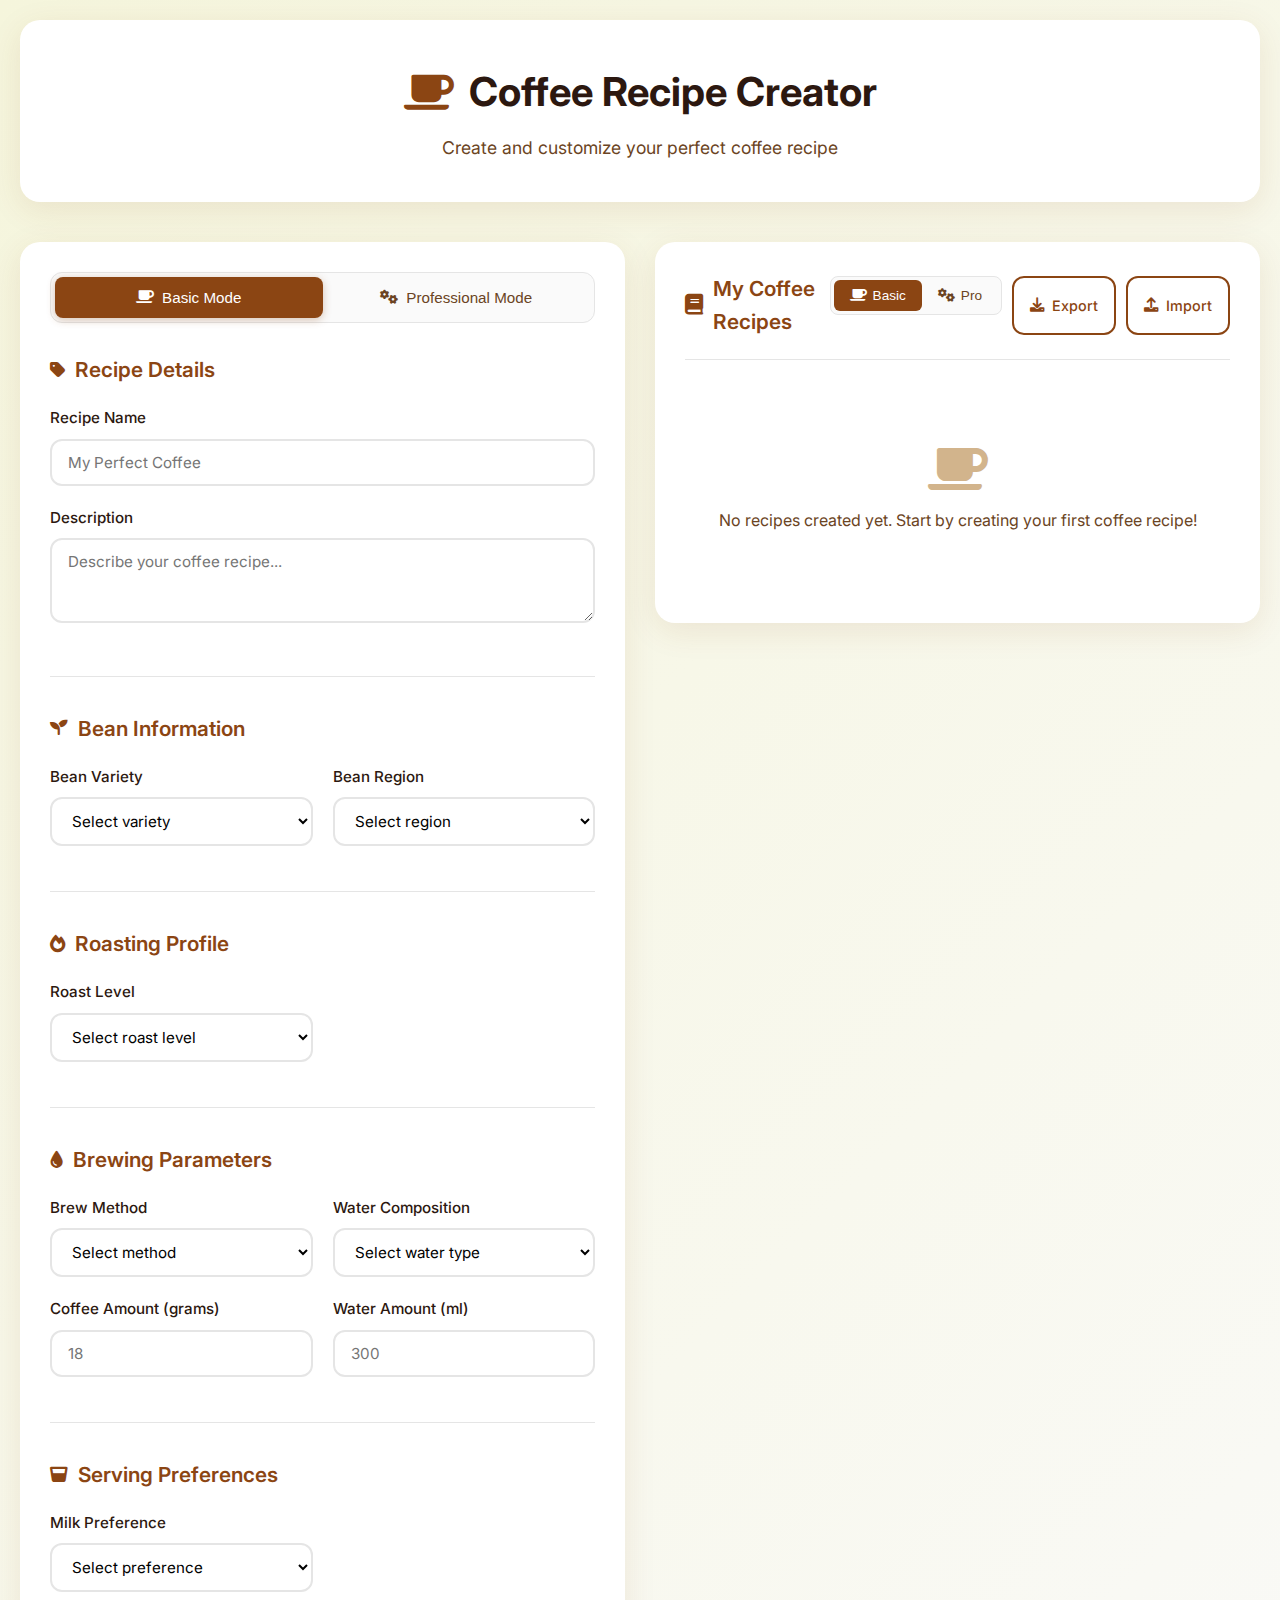
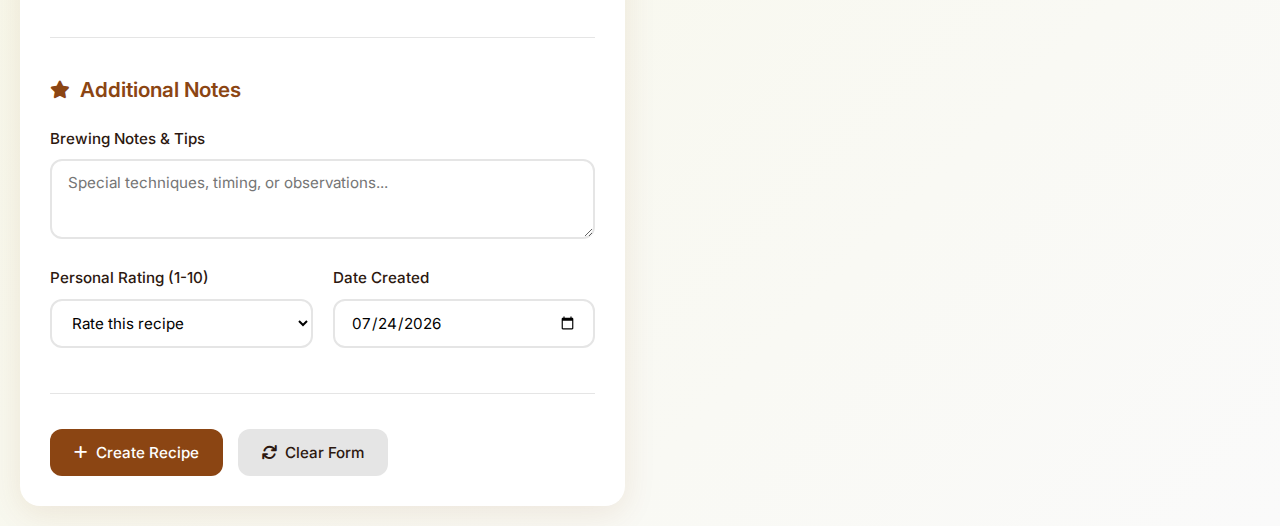
<file: index.html>
<!DOCTYPE html>
<html lang="en">
<head>
    <meta charset="UTF-8">
    <meta name="viewport" content="width=device-width, initial-scale=1.0">
    <title>Coffee Recipe Creator</title>
    <link rel="stylesheet" href="styles.css">
    <link href="https://fonts.googleapis.com/css2?family=Inter:wght@300;400;500;600;700&display=swap" rel="stylesheet">
    <link rel="stylesheet" href="https://cdnjs.cloudflare.com/ajax/libs/font-awesome/6.0.0/css/all.min.css">
</head>
<body>
    <div class="container">
        <header class="header">
            <div class="logo">
                <i class="fas fa-coffee"></i>
                <h1>Coffee Recipe Creator</h1>
            </div>
            <p class="subtitle">Create and customize your perfect coffee recipe</p>
        </header>

        <main class="main-content">
            <div class="recipe-form-container">
                <form id="recipeForm" class="recipe-form">
                    <div class="form-mode-toggle">
                        <button type="button" id="basicModeBtn" class="mode-btn active">
                            <i class="fas fa-coffee"></i> Basic Mode
                        </button>
                        <button type="button" id="proModeBtn" class="mode-btn">
                            <i class="fas fa-cogs"></i> Professional Mode
                        </button>
                    </div>
                    
                    <div class="form-section">
                        <h2><i class="fas fa-tag"></i> Recipe Details</h2>
                        <div class="form-group">
                            <label for="recipeName">Recipe Name</label>
                            <input type="text" id="recipeName" name="recipeName" placeholder="My Perfect Coffee" required>
                        </div>
                        <div class="form-group">
                            <label for="description">Description</label>
                            <textarea id="description" name="description" placeholder="Describe your coffee recipe..." rows="3" required></textarea>
                        </div>
                    </div>

                    <div class="form-section">
                        <h2><i class="fas fa-seedling"></i> Bean Information</h2>
                        <div class="form-row">
                            <div class="form-group">
                                <label for="beanVariety">Bean Variety</label>
                                <select id="beanVariety" name="beanVariety">
                                    <option value="">Select variety</option>
                                    <option value="arabica">Arabica</option>
                                    <option value="robusta">Robusta</option>
                                    <option value="sln">SLN (Selection 9)</option>
                                    <option value="sl95">SL95</option>
                                    <option value="sl90">SL90</option>
                                    <option value="peaberry">Peaberry</option>
                                    <option value="bourbon">Bourbon</option>
                                    <option value="typica">Typica</option>
                                    <option value="geisha">Geisha</option>
                                    <option value="caturra">Caturra</option>
                                    <option value="catuai">Catuai</option>
                                    <option value="pacamara">Pacamara</option>
                                </select>
                            </div>
                            <div class="form-group">
                                <label for="beanRegion">Bean Region</label>
                                <select id="beanRegion" name="beanRegion">
                                    <option value="">Select region</option>
                                    <optgroup label="Africa">
                                        <option value="ethiopia">Ethiopia</option>
                                        <option value="kenya">Kenya</option>
                                        <option value="rwanda">Rwanda</option>
                                        <option value="burundi">Burundi</option>
                                        <option value="tanzania">Tanzania</option>
                                        <option value="uganda">Uganda</option>
                                        <option value="malawi">Malawi</option>
                                        <option value="zambia">Zambia</option>
                                        <option value="cameroon">Cameroon</option>
                                        <option value="ivory-coast">Ivory Coast</option>
                                    </optgroup>
                                    <optgroup label="Central & South America">
                                        <option value="colombia">Colombia</option>
                                        <option value="brazil">Brazil</option>
                                        <option value="guatemala">Guatemala</option>
                                        <option value="costa-rica">Costa Rica</option>
                                        <option value="panama">Panama</option>
                                        <option value="honduras">Honduras</option>
                                        <option value="peru">Peru</option>
                                        <option value="nicaragua">Nicaragua</option>
                                        <option value="el-salvador">El Salvador</option>
                                        <option value="bolivia">Bolivia</option>
                                        <option value="ecuador">Ecuador</option>
                                        <option value="venezuela">Venezuela</option>
                                        <option value="mexico">Mexico</option>
                                        <option value="jamaica">Jamaica</option>
                                        <option value="dominican-republic">Dominican Republic</option>
                                        <option value="puerto-rico">Puerto Rico</option>
                                        <option value="cuba">Cuba</option>
                                    </optgroup>
                                    <optgroup label="Asia & Pacific">
                                        <option value="india">India</option>
                                        <option value="indonesia">Indonesia</option>
                                        <option value="vietnam">Vietnam</option>
                                        <option value="thailand">Thailand</option>
                                        <option value="myanmar">Myanmar</option>
                                        <option value="laos">Laos</option>
                                        <option value="philippines">Philippines</option>
                                        <option value="papua-new-guinea">Papua New Guinea</option>
                                        <option value="china">China</option>
                                        <option value="nepal">Nepal</option>
                                        <option value="taiwan">Taiwan</option>
                                        <option value="hawaii">Hawaii</option>
                                        <option value="australia">Australia</option>
                                    </optgroup>
                                    <optgroup label="Middle East">
                                        <option value="yemen">Yemen</option>
                                        <option value="saudi-arabia">Saudi Arabia</option>
                                    </optgroup>
                                </select>
                            </div>
                            <div class="form-group pro-field" id="indiaEstateGroup" style="display: none;">
                                <label for="indiaEstate">Indian Coffee Estate</label>
                                <select id="indiaEstate" name="indiaEstate">
                                    <option value="">Select estate</option>
                                    <optgroup label="Karnataka - Coorg/Kodagu">
                                        <option value="coorg-clements">Coorg Clements Estate</option>
                                        <option value="silver-oak">Silver Oak Estate</option>
                                        <option value="rainbow-roost">Rainbow Roost Estate</option>
                                        <option value="golden-mist">Golden Mist Estate</option>
                                        <option value="estate-57">Estate 57</option>
                                        <option value="badra-estate">Badra Estate</option>
                                        <option value="kerehaklu">Kerehaklu Estate</option>
                                        <option value="ratnagiri">Ratnagiri Estate</option>
                                        <option value="riverdale">Riverdale Estate</option>
                                        <option value="kuttaiah">Kuttaiah Estate</option>
                                        <option value="balmaadi">Balmaadi Estate</option>
                                        <option value="silver-green">Silver Green Estate</option>
                                        <option value="pollibetta">Pollibetta Estate</option>
                                        <option value="poomaale">Poomaale Estate</option>
                                        <option value="ainmane">Ainmane Estate</option>
                                        <option value="big-foot">Big Foot Estate</option>
                                        <option value="highland">Highland Estate</option>
                                        <option value="mojo-plantation">Mojo Plantation</option>
                                        <option value="magnolia">Magnolia Estate</option>
                                        <option value="bee-hive">Bee Hive Estate</option>
                                        <option value="cherry-bean">Cherry Bean Estate</option>
                                        <option value="cottage-hills">Cottage Hills Estate</option>
                                        <option value="devarapura">Devarapura Estate</option>
                                        <option value="glenlorna">Glenlorna Estate</option>
                                        <option value="honey-valley">Honey Valley Estate</option>
                                        <option value="kadamane">Kadamane Estate</option>
                                        <option value="kalledevarapura">Kalledevarapura Estate</option>
                                        <option value="karadykan">Karadykan Estate</option>
                                        <option value="kettimani">Kettimani Estate</option>
                                        <option value="malabar-estates">Malabar Estates</option>
                                        <option value="muddy-boots">Muddy Boots Estate</option>
                                        <option value="nelliyampathy">Nelliyampathy Estate</option>
                                        <option value="orange-county">Orange County Estate</option>
                                        <option value="panduranga">Panduranga Estate</option>
                                        <option value="quirky-estate">Quirky Estate</option>
                                        <option value="rainbow-hills">Rainbow Hills Estate</option>
                                        <option value="silver-hills">Silver Hills Estate</option>
                                        <option value="tamara-coorg">Tamara Coorg Estate</option>
                                        <option value="windflower">Windflower Estate</option>
                                    </optgroup>
                                    <optgroup label="Karnataka - Chikmagalur">
                                        <option value="malnad-coffee">Malnad Coffee Estate</option>
                                        <option value="arehalli">Arehalli Estate</option>
                                        <option value="baba-budan">Baba Budan Estate</option>
                                        <option value="chandragiri">Chandragiri Estate</option>
                                        <option value="java-rain">Java Rain Estate</option>
                                        <option value="koppa-coffee">Koppa Coffee Estate</option>
                                        <option value="mullayanagiri">Mullayanagiri Estate</option>
                                        <option value="planters-choice">Planters Choice Estate</option>
                                        <option value="satya-coffee">Satya Coffee Estate</option>
                                        <option value="sublime-house">Sublime House Coffee</option>
                                        <option value="coffee-barn">Coffee Barn Estate</option>
                                        <option value="devrais">Devrais Estate</option>
                                        <option value="estate-kopi">Estate Kopi</option>
                                        <option value="flying-squirrel">Flying Squirrel Estate</option>
                                        <option value="green-bean">Green Bean Estate</option>
                                        <option value="hills-coffee">Hills Coffee Estate</option>
                                        <option value="india-estates">India Estates Company</option>
                                        <option value="kadur-estate">Kadur Estate</option>
                                        <option value="lingadahalli">Lingadahalli Estate</option>
                                        <option value="misty-valley">Misty Valley Estate</option>
                                        <option value="mysore-coffee">Mysore Coffee Estate</option>
                                        <option value="nuggets-high">Nuggets High Estate</option>
                                        <option value="peak-coffee">Peak Coffee Estate</option>
                                        <option value="ratnagiri-estate">Ratnagiri Bison Estate</option>
                                        <option value="srinivasa">Srinivasa Estate</option>
                                        <option value="vishnu-coffee">Vishnu Coffee Estate</option>
                                    </optgroup>
                                    <optgroup label="Karnataka - Hassan">
                                        <option value="tata-coffee">Tata Coffee Plantations</option>
                                        <option value="coorg-consolidated">Coorg Consolidated Commodities</option>
                                        <option value="baby-betta">Baby Betta Estate</option>
                                        <option value="ballur">Ballur Estate</option>
                                        <option value="craigmore">Craigmore Estate</option>
                                        <option value="doddengudda">Doddengudda Estate</option>
                                        <option value="ganeshgudi">Ganeshgudi Estate</option>
                                        <option value="hanumangundi">Hanumangundi Estate</option>
                                        <option value="kenilworth">Kenilworth Estate</option>
                                        <option value="lakeview">Lakeview Estate</option>
                                        <option value="muthodi">Muthodi Estate</option>
                                        <option value="naganahalli">Naganahalli Estate</option>
                                        <option value="royal-estates">Royal Estates</option>
                                        <option value="sakleshpura">Sakleshpura Estate</option>
                                        <option value="yennehole">Yennehole Estate</option>
                                    </optgroup>
                                    <optgroup label="Kerala - Wayanad">
                                        <option value="wayanaad">Wayanad Estates</option>
                                        <option value="eight-degree">Eight Degree Coffee</option>
                                        <option value="velonie">Velonie Estate</option>
                                        <option value="harley">Harley Estate</option>
                                        <option value="bamboo-village">Bamboo Village Estate</option>
                                        <option value="coffeeberry">Coffeeberry Estate</option>
                                        <option value="green-gate">Green Gate Estate</option>
                                        <option value="krishnagiri">Krishnagiri Estate</option>
                                        <option value="meppadi">Meppadi Estate</option>
                                        <option value="pulpally">Pulpally Estate</option>
                                        <option value="rippon">Rippon Estate</option>
                                        <option value="sulthan-bathery">Sulthan Bathery Estate</option>
                                        <option value="wayanad-coffee">Wayanad Coffee Company</option>
                                        <option value="western-ghats">Western Ghats Estate</option>
                                    </optgroup>
                                    <optgroup label="Kerala - Idukki">
                                        <option value="idukki">Idukki Coffee Estates</option>
                                        <option value="sethuraman">Sethuraman Estate</option>
                                        <option value="kalledevarapura">Kalledevarapura Estate</option>
                                        <option value="cardamom-county">Cardamom County Estate</option>
                                        <option value="devikulam">Devikulam Estate</option>
                                        <option value="highrange">Highrange Estate</option>
                                        <option value="kannan-devan">Kannan Devan Hills</option>
                                        <option value="munnar-coffee">Munnar Coffee Estate</option>
                                        <option value="periyar">Periyar Estate</option>
                                        <option value="thekkady">Thekkady Estate</option>
                                        <option value="vagamon">Vagamon Estate</option>
                                    </optgroup>
                                    <optgroup label="Kerala - Palakkad">
                                        <option value="nelliampathi">Nelliampathi Hills</option>
                                        <option value="attappady">Attappady Estate</option>
                                        <option value="malampuzha">Malampuzha Estate</option>
                                        <option value="parambikulam">Parambikulam Estate</option>
                                        <option value="silent-valley">Silent Valley Estate</option>
                                    </optgroup>
                                    <optgroup label="Tamil Nadu - Nilgiris">
                                        <option value="blue-bison">Blue Bison Estate</option>
                                        <option value="tiger-hill">Tiger Hill Estate</option>
                                        <option value="kotagiri">Kotagiri Estate</option>
                                        <option value="nullore">Nullore Estate</option>
                                        <option value="badaga-coffee">Badaga Coffee Estate</option>
                                        <option value="coonoor">Coonoor Estate</option>
                                        <option value="ketti-valley">Ketti Valley Estate</option>
                                        <option value="ooty-coffee">Ooty Coffee Estate</option>
                                        <option value="avalanche">Avalanche Estate</option>
                                        <option value="emerald">Emerald Estate</option>
                                        <option value="fernhill">Fernhill Estate</option>
                                        <option value="glenmorgan">Glenmorgan Estate</option>
                                        <option value="highfield">Highfield Estate</option>
                                        <option value="kundah">Kundah Estate</option>
                                        <option value="lovedale">Lovedale Estate</option>
                                        <option value="meadow-bank">Meadow Bank Estate</option>
                                        <option value="snowdon">Snowdon Estate</option>
                                        <option value="wellington">Wellington Estate</option>
                                    </optgroup>
                                    <optgroup label="Tamil Nadu - Shevaroys">
                                        <option value="shevaroys">Shevaroys Coffee Estate</option>
                                        <option value="yercaud">Yercaud Coffee Estate</option>
                                        <option value="servarayan">Servarayan Estate</option>
                                        <option value="salem-coffee">Salem Coffee Estate</option>
                                        <option value="kolli-hills">Kolli Hills Estate</option>
                                        <option value="pachaimalai">Pachaimalai Estate</option>
                                    </optgroup>
                                    <optgroup label="Tamil Nadu - Anamalai">
                                        <option value="kodaikanal">Kodaikanal Estate</option>
                                        <option value="anamalai">Anamalai Estate</option>
                                        <option value="top-station">Top Station Estate</option>
                                        <option value="vattakanal">Vattakanal Estate</option>
                                        <option value="berijam">Berijam Estate</option>
                                        <option value="dolphin-nose">Dolphin Nose Estate</option>
                                    </optgroup>
                                    <optgroup label="Andhra Pradesh & Telangana">
                                        <option value="araku-valley">Araku Valley Coffee</option>
                                        <option value="lambasingi">Lambasingi Estate</option>
                                        <option value="padmapuram">Padmapuram Gardens</option>
                                        <option value="ananthagiri">Ananthagiri Hills</option>
                                        <option value="borra-caves">Borra Caves Estate</option>
                                        <option value="chintapalli">Chintapalli Estate</option>
                                        <option value="dumbriguda">Dumbriguda Estate</option>
                                        <option value="galipatam">Galipatam Estate</option>
                                        <option value="hukumpeta">Hukumpeta Estate</option>
                                        <option value="koraput-valley">Koraput Valley Estate</option>
                                        <option value="maredumilli">Maredumilli Estate</option>
                                        <option value="papikondalu">Papikondalu Estate</option>
                                        <option value="rampachodavaram">Rampachodavaram Estate</option>
                                        <option value="tribal-coffee">Tribal Coffee Estate</option>
                                        <option value="visakhapatnam">Visakhapatnam Estate</option>
                                    </optgroup>
                                    <optgroup label="Odisha">
                                        <option value="koraput">Koraput Coffee</option>
                                        <option value="rayagada">Rayagada Estate</option>
                                        <option value="kalahandi">Kalahandi Estate</option>
                                        <option value="kandhamal">Kandhamal Estate</option>
                                        <option value="gajapati">Gajapati Estate</option>
                                        <option value="nabarangpur">Nabarangpur Estate</option>
                                        <option value="malkangiri">Malkangiri Estate</option>
                                        <option value="daringbadi">Daringbadi Estate</option>
                                    </optgroup>
                                    <optgroup label="Meghalaya">
                                        <option value="ri-bhoi">Ri Bhoi Coffee</option>
                                        <option value="west-khasi">West Khasi Hills</option>
                                        <option value="east-khasi">East Khasi Hills</option>
                                        <option value="jaintia-hills">Jaintia Hills</option>
                                        <option value="garo-hills">Garo Hills Estate</option>
                                        <option value="shillong">Shillong Estate</option>
                                        <option value="cherrapunji">Cherrapunji Estate</option>
                                        <option value="dawki">Dawki Estate</option>
                                    </optgroup>
                                    <optgroup label="Assam">
                                        <option value="karbi-anglong">Karbi Anglong Estate</option>
                                        <option value="north-cachar">North Cachar Hills</option>
                                        <option value="cachar">Cachar Estate</option>
                                        <option value="hailakandi">Hailakandi Estate</option>
                                        <option value="karimganj">Karimganj Estate</option>
                                        <option value="barak-valley">Barak Valley Coffee</option>
                                    </optgroup>
                                    <optgroup label="Nagaland">
                                        <option value="kohima">Kohima Coffee Estate</option>
                                        <option value="dimapur">Dimapur Estate</option>
                                        <option value="mokokchung">Mokokchung Estate</option>
                                        <option value="tuensang">Tuensang Estate</option>
                                        <option value="wokha">Wokha Estate</option>
                                        <option value="zunheboto">Zunheboto Estate</option>
                                    </optgroup>
                                    <optgroup label="Manipur">
                                        <option value="ukhrul">Ukhrul Coffee Estate</option>
                                        <option value="senapati">Senapati Estate</option>
                                        <option value="tamenglong">Tamenglong Estate</option>
                                        <option value="chandel">Chandel Estate</option>
                                        <option value="churachandpur">Churachandpur Estate</option>
                                    </optgroup>
                                    <optgroup label="Arunachal Pradesh">
                                        <option value="west-kameng">West Kameng Estate</option>
                                        <option value="east-kameng">East Kameng Estate</option>
                                        <option value="papum-pare">Papum Pare Estate</option>
                                        <option value="lower-subansiri">Lower Subansiri Estate</option>
                                        <option value="upper-subansiri">Upper Subansiri Estate</option>
                                    </optgroup>
                                    <optgroup label="Mizoram">
                                        <option value="aizawl">Aizawl Coffee Estate</option>
                                        <option value="champhai">Champhai Estate</option>
                                        <option value="kolasib">Kolasib Estate</option>
                                        <option value="mamit">Mamit Estate</option>
                                        <option value="serchhip">Serchhip Estate</option>
                                    </optgroup>
                                    <optgroup label="Tripura">
                                        <option value="dhalai">Dhalai Coffee Estate</option>
                                        <option value="north-tripura">North Tripura Estate</option>
                                        <option value="south-tripura">South Tripura Estate</option>
                                        <option value="west-tripura">West Tripura Estate</option>
                                        <option value="unakoti">Unakoti Estate</option>
                                    </optgroup>
                                </select>
                            </div>
                        </div>
                        <div class="form-group pro-field">
                            <label for="processingType">Processing Type</label>
                            <select id="processingType" name="processingType">
                                <option value="">Select processing</option>
                                <option value="washed">Washed (Wet Process)</option>
                                <option value="natural">Natural (Dry Process)</option>
                                <option value="honey">Honey Process</option>
                                <option value="semi-washed">Semi-washed</option>
                                <option value="wet-hulled">Wet Hulled (Giling Basah)</option>
                                <option value="anaerobic">Anaerobic Fermentation</option>
                                <option value="carbonic-maceration">Carbonic Maceration</option>
                                <option value="extended-fermentation">Extended Fermentation</option>
                                <option value="monsoon-malabar">Monsoon Malabar</option>
                            </select>
                        </div>
                    </div>

                    <div class="form-section">
                        <h2><i class="fas fa-fire"></i> Roasting Profile</h2>
                        <div class="form-row">
                            <div class="form-group pro-field">
                                <label for="roastType">Roast Type</label>
                                <select id="roastType" name="roastType">
                                    <option value="">Select roast type</option>
                                    <option value="hot-air">Hot Air (Fluid Bed)</option>
                                    <option value="contact-heat">Contact Heat (Drum)</option>
                                    <option value="infrared">Infrared</option>
                                    <option value="hybrid">Hybrid (Air + Drum)</option>
                                    <option value="pan-roasting">Pan Roasting</option>
                                    <option value="wood-fire">Wood Fire</option>
                                </select>
                            </div>
                            <div class="form-group">
                                <label for="roastLevel">Roast Level</label>
                                <select id="roastLevel" name="roastLevel">
                                    <option value="">Select roast level</option>
                                    <option value="light">Light Roast</option>
                                    <option value="medium-light">Medium Light</option>
                                    <option value="medium">Medium Roast</option>
                                    <option value="medium-dark">Medium Dark</option>
                                    <option value="dark">Dark Roast</option>
                                    <option value="french">French Roast</option>
                                    <option value="italian">Italian Roast</option>
                                </select>
                            </div>
                        </div>
                        <div class="form-group pro-field">
                            <label for="crackTime">Crack Development</label>
                            <select id="crackTime" name="crackTime">
                                <option value="">Select crack development</option>
                                <option value="pre-first">Pre-First Crack</option>
                                <option value="first-crack-start">First Crack Start</option>
                                <option value="first-crack-middle">First Crack Middle</option>
                                <option value="first-crack-end">First Crack End</option>
                                <option value="between-cracks">Between First & Second Crack</option>
                                <option value="second-crack-start">Second Crack Start</option>
                                <option value="second-crack-middle">Second Crack Middle</option>
                                <option value="second-crack-end">Second Crack End</option>
                                <option value="post-second">Post Second Crack</option>
                            </select>
                        </div>
                        <div class="form-row pro-field">
                            <div class="form-group">
                                <label for="roastTime">Total Roast Time (minutes)</label>
                                <input type="number" id="roastTime" name="roastTime" min="8" max="30" step="0.5" placeholder="12">
                            </div>
                            <div class="form-group">
                                <label for="developmentTime">Development Time (%)</label>
                                <input type="number" id="developmentTime" name="developmentTime" min="15" max="35" step="1" placeholder="20">
                            </div>
                        </div>
                    </div>

                    <div class="form-section">
                        <h2><i class="fas fa-tint"></i> Brewing Parameters</h2>
                        <div class="form-row">
                            <div class="form-group">
                                <label for="brewMethod">Brew Method</label>
                                <select id="brewMethod" name="brewMethod">
                                    <option value="">Select method</option>
                                    <option value="espresso">Espresso</option>
                                    <option value="pour-over">Pour Over (V60, Chemex)</option>
                                    <option value="french-press">French Press</option>
                                    <option value="aeropress">AeroPress</option>
                                    <option value="cold-brew">Cold Brew</option>
                                    <option value="turkish">Turkish Coffee</option>
                                    <option value="moka-pot">Moka Pot</option>
                                    <option value="drip-coffee">Drip Coffee</option>
                                    <option value="siphon">Siphon</option>
                                </select>
                            </div>
                            <div class="form-group">
                                <label for="waterComposition">Water Composition</label>
                                <select id="waterComposition" name="waterComposition">
                                    <option value="">Select water type</option>
                                    <option value="soft">Soft Water (0-75 ppm)</option>
                                    <option value="moderately-soft">Moderately Soft (75-150 ppm)</option>
                                    <option value="medium-hard">Medium Hard (150-300 ppm)</option>
                                    <option value="hard">Hard Water (300+ ppm)</option>
                                    <option value="distilled">Distilled Water</option>
                                    <option value="filtered">Filtered Water</option>
                                    <option value="spring">Spring Water</option>
                                    <option value="tap">Tap Water</option>
                                    <option value="custom-mineral">Custom Mineral Content</option>
                                </select>
                            </div>
                            <div class="form-group pro-field">
                                <label for="grindMicrons">Grind Size (Microns)</label>
                                <input type="number" id="grindMicrons" name="grindMicrons" min="200" max="2000" step="50" placeholder="800">
                                <small style="color: var(--text-light); font-size: 0.85rem;">Extra Fine: 200-400μm, Fine: 400-600μm, Medium: 600-1000μm, Coarse: 1000-1400μm</small>
                            </div>
                        </div>
                        <div class="form-row pro-field">
                            <div class="form-group">
                                <label for="tds">TDS - Total Dissolved Solids (ppm)</label>
                                <input type="number" id="tds" name="tds" min="0" max="1000" step="5" placeholder="150">
                                <small style="color: var(--text-light); font-size: 0.85rem;">Optimal range: 75-150 ppm for coffee</small>
                            </div>
                            <div class="form-group">
                                <!-- Empty for layout balance -->
                            </div>
                        </div>
                        <div class="mineral-subsection pro-field" style="margin-top: 20px; padding: 15px; background: var(--background); border-radius: 12px; border: 1px solid var(--border);">
                            <h3 style="font-size: 1.1rem; color: var(--primary-color); margin-bottom: 15px;">
                                <i class="fas fa-flask"></i> Water Mineral Content (mg/L)
                            </h3>
                            <div class="form-row">
                                <div class="form-group">
                                    <label for="calcium">Calcium (Ca²⁺)</label>
                                    <input type="number" id="calcium" name="calcium" min="0" max="200" step="1" placeholder="68">
                                    <small style="color: var(--text-light); font-size: 0.85rem;">SCA recommended: 17-85 mg/L</small>
                                </div>
                                <div class="form-group">
                                    <label for="magnesium">Magnesium (Mg²⁺)</label>
                                    <input type="number" id="magnesium" name="magnesium" min="0" max="100" step="1" placeholder="40">
                                    <small style="color: var(--text-light); font-size: 0.85rem;">SCA recommended: 6.8-40 mg/L</small>
                                </div>
                            </div>
                            <div class="form-row">
                                <div class="form-group">
                                    <label for="potassium">Potassium (K⁺)</label>
                                    <input type="number" id="potassium" name="potassium" min="0" max="50" step="0.5" placeholder="10">
                                    <small style="color: var(--text-light); font-size: 0.85rem;">Typical range: 5-15 mg/L</small>
                                </div>
                                <div class="form-group">
                                    <label for="sodium">Sodium (Na⁺)</label>
                                    <input type="number" id="sodium" name="sodium" min="0" max="50" step="0.5" placeholder="10">
                                    <small style="color: var(--text-light); font-size: 0.85rem;">Typical range: 5-20 mg/L</small>
                                </div>
                            </div>
                        </div>
                        
                        <div class="form-row">
                            <div class="form-group">
                                <label for="coffeeAmount">Coffee Amount (grams)</label>
                                <input type="number" id="coffeeAmount" name="coffeeAmount" min="10" max="100" step="1" placeholder="18">
                            </div>
                            <div class="form-group">
                                <label for="waterAmount">Water Amount (ml)</label>
                                <input type="number" id="waterAmount" name="waterAmount" min="100" max="1000" step="10" placeholder="300">
                            </div>
                        </div>
                        <div class="form-row pro-field">
                            <div class="form-group">
                                <label for="waterTemp">Water Temperature (°C)</label>
                                <input type="number" id="waterTemp" name="waterTemp" min="80" max="100" step="1" placeholder="92">
                            </div>
                            <div class="form-group">
                                <label for="brewTime">Brew Time (minutes)</label>
                                <input type="number" id="brewTime" name="brewTime" min="0.5" max="10" step="0.25" placeholder="2.5">
                            </div>
                        </div>
                    </div>

                    <div class="form-section">
                        <h2><i class="fas fa-glass-whiskey"></i> Serving Preferences</h2>
                        <div class="form-row">
                            <div class="form-group">
                                <label for="milkPreference">Milk Preference</label>
                                <select id="milkPreference" name="milkPreference">
                                    <option value="">Select preference</option>
                                    <option value="black">Black (No Milk)</option>
                                    <option value="whole-milk">Whole Milk</option>
                                    <option value="2-percent">2% Milk</option>
                                    <option value="skim-milk">Skim Milk</option>
                                    <option value="oat-milk">Oat Milk</option>
                                    <option value="almond-milk">Almond Milk</option>
                                    <option value="soy-milk">Soy Milk</option>
                                    <option value="coconut-milk">Coconut Milk</option>
                                    <option value="heavy-cream">Heavy Cream</option>
                                    <option value="half-and-half">Half and Half</option>
                                </select>
                            </div>
                            <div class="form-group pro-field">
                                <label for="servingTemp">Preferred Drinking Temperature</label>
                                <select id="servingTemp" name="servingTemp">
                                    <option value="">Select temperature</option>
                                    <option value="hot">Hot (65-70°C)</option>
                                    <option value="warm">Warm (55-60°C)</option>
                                    <option value="room-temp">Room Temperature (20-25°C)</option>
                                    <option value="cold">Cold (5-10°C)</option>
                                    <option value="iced">Iced (0-5°C)</option>
                                </select>
                            </div>
                        </div>
                        <div class="form-row pro-field">
                            <div class="form-group">
                                <label for="sweetener">Sweetener</label>
                                <select id="sweetener" name="sweetener">
                                    <option value="">None</option>
                                    <option value="sugar">White Sugar</option>
                                    <option value="brown-sugar">Brown Sugar</option>
                                    <option value="honey">Honey</option>
                                    <option value="maple-syrup">Maple Syrup</option>
                                    <option value="stevia">Stevia</option>
                                    <option value="agave">Agave</option>
                                    <option value="artificial">Artificial Sweetener</option>
                                </select>
                            </div>
                            <div class="form-group">
                                <label for="sweetenerQuantity">Sweetener Quantity</label>
                                <input type="number" id="sweetenerQuantity" name="sweetenerQuantity" min="0" max="50" step="0.5" placeholder="2">
                                <small style="color: var(--text-light); font-size: 0.85rem;">Amount in grams</small>
                            </div>
                        </div>
                        <div class="form-row pro-field">
                            <div class="form-group">
                                <label for="servingSize">Serving Size (ml)</label>
                                <input type="number" id="servingSize" name="servingSize" min="30" max="500" step="10" placeholder="200">
                            </div>
                            <div class="form-group">
                                <!-- Empty for layout balance -->
                            </div>
                        </div>
                    </div>

                    <div class="form-section pro-field">
                        <h2><i class="fas fa-nose"></i> Sensory & Evaluation</h2>
                        <div class="form-group">
                            <label for="aromaNotes">Aroma Notes</label>
                            <textarea id="aromaNotes" name="aromaNotes" placeholder="Describe the smell: floral, fruity, earthy, spicy..." rows="2"></textarea>
                        </div>
                        <div class="form-row">
                            <div class="form-group">
                                <label for="body">Body</label>
                                <select id="body" name="body">
                                    <option value="">Select body</option>
                                    <option value="light">Light</option>
                                    <option value="medium-light">Medium Light</option>
                                    <option value="medium">Medium</option>
                                    <option value="medium-full">Medium Full</option>
                                    <option value="full">Full</option>
                                    <option value="heavy">Heavy</option>
                                </select>
                            </div>
                            <div class="form-group">
                                <label for="acidityType">Acidity Type</label>
                                <select id="acidityType" name="acidityType">
                                    <option value="">Select acidity</option>
                                    <option value="bright">Bright</option>
                                    <option value="crisp">Crisp</option>
                                    <option value="tart">Tart</option>
                                    <option value="tangy">Tangy</option>
                                    <option value="citric">Citric</option>
                                    <option value="malic">Malic (Apple-like)</option>
                                    <option value="phosphoric">Phosphoric</option>
                                    <option value="mellow">Mellow</option>
                                    <option value="smooth">Smooth</option>
                                    <option value="low">Low</option>
                                    <option value="flat">Flat</option>
                                </select>
                            </div>
                        </div>
                        <div class="form-row">
                            <div class="form-group">
                                <label for="sweetness">Sweetness</label>
                                <select id="sweetness" name="sweetness">
                                    <option value="">Select sweetness</option>
                                    <option value="very-low">Very Low</option>
                                    <option value="low">Low</option>
                                    <option value="medium-low">Medium Low</option>
                                    <option value="medium">Medium</option>
                                    <option value="medium-high">Medium High</option>
                                    <option value="high">High</option>
                                    <option value="very-high">Very High</option>
                                </select>
                            </div>
                            <div class="form-group">
                                <label for="balance">Balance</label>
                                <select id="balance" name="balance">
                                    <option value="">Select balance</option>
                                    <option value="poor">Poor</option>
                                    <option value="fair">Fair</option>
                                    <option value="good">Good</option>
                                    <option value="very-good">Very Good</option>
                                    <option value="excellent">Excellent</option>
                                    <option value="outstanding">Outstanding</option>
                                </select>
                            </div>
                        </div>
                        <div class="form-group">
                            <label for="aftertaste">Aftertaste/Finish</label>
                            <textarea id="aftertaste" name="aftertaste" placeholder="Describe lingering flavors and finish..." rows="2"></textarea>
                        </div>
                        <div class="form-row">
                            <div class="form-group">
                                <label for="cleanCup">Clean Cup</label>
                                <select id="cleanCup" name="cleanCup">
                                    <option value="">Select cleanliness</option>
                                    <option value="dirty">Dirty</option>
                                    <option value="slightly-dirty">Slightly Dirty</option>
                                    <option value="fair">Fair</option>
                                    <option value="clean">Clean</option>
                                    <option value="very-clean">Very Clean</option>
                                    <option value="pristine">Pristine</option>
                                </select>
                            </div>
                            <div class="form-group">
                                <label for="uniformity">Uniformity</label>
                                <select id="uniformity" name="uniformity">
                                    <option value="">Select uniformity</option>
                                    <option value="poor">Poor</option>
                                    <option value="fair">Fair</option>
                                    <option value="good">Good</option>
                                    <option value="very-good">Very Good</option>
                                    <option value="excellent">Excellent</option>
                                </select>
                            </div>
                        </div>
                        <div class="form-row">
                            <div class="form-group">
                                <label for="cuppingScore">Cupping Score (0-100)</label>
                                <input type="number" id="cuppingScore" name="cuppingScore" min="0" max="100" step="0.25" placeholder="85.5">
                                <small style="color: var(--text-light); font-size: 0.85rem;">SCA scoring: 80+ = Specialty Grade</small>
                            </div>
                            <div class="form-group">
                                <label for="cuppingMethod">Cupping Method</label>
                                <select id="cuppingMethod" name="cuppingMethod">
                                    <option value="">Select method</option>
                                    <option value="sca">SCA Standard</option>
                                    <option value="coe">Cup of Excellence</option>
                                    <option value="q-grader">Q Grader Protocol</option>
                                    <option value="informal">Informal Cupping</option>
                                    <option value="brazilian">Brazilian Method</option>
                                    <option value="custom">Custom Method</option>
                                </select>
                            </div>
                        </div>
                        <div class="form-group">
                            <label for="defects">Defects & Off-flavors</label>
                            <textarea id="defects" name="defects" placeholder="Note any defects, off-flavors, or negative attributes..." rows="2"></textarea>
                        </div>
                        <div class="form-group">
                            <label for="overallImpression">Overall Impression</label>
                            <textarea id="overallImpression" name="overallImpression" placeholder="General thoughts and overall assessment..." rows="2"></textarea>
                        </div>
                    </div>

                    <div class="form-section">
                        <h2><i class="fas fa-star"></i> Additional Notes</h2>
                        <div class="form-group">
                            <label for="brewingNotes">Brewing Notes & Tips</label>
                            <textarea id="brewingNotes" name="brewingNotes" placeholder="Special techniques, timing, or observations..." rows="2"></textarea>
                        </div>
                        <div class="form-row">
                            <div class="form-group">
                                <label for="rating">Personal Rating (1-10)</label>
                                <select id="rating" name="rating" required>
                                    <option value="">Rate this recipe</option>
                                    <option value="10">⭐⭐⭐⭐⭐⭐⭐⭐⭐⭐ Perfect (10)</option>
                                    <option value="9">⭐⭐⭐⭐⭐⭐⭐⭐⭐ Excellent (9)</option>
                                    <option value="8">⭐⭐⭐⭐⭐⭐⭐⭐ Very Good (8)</option>
                                    <option value="7">⭐⭐⭐⭐⭐⭐⭐ Good (7)</option>
                                    <option value="6">⭐⭐⭐⭐⭐⭐ Above Average (6)</option>
                                    <option value="5">⭐⭐⭐⭐⭐ Average (5)</option>
                                    <option value="4">⭐⭐⭐⭐ Below Average (4)</option>
                                    <option value="3">⭐⭐⭐ Fair (3)</option>
                                    <option value="2">⭐⭐ Poor (2)</option>
                                    <option value="1">⭐ Very Poor (1)</option>
                                </select>
                            </div>
                            <div class="form-group">
                                <label for="dateCreated">Date Created</label>
                                <input type="date" id="dateCreated" name="dateCreated" required>
                            </div>
                        </div>
                    </div>

                    <div class="form-actions">
                        <button type="submit" class="btn btn-primary">
                            <i class="fas fa-plus"></i> Create Recipe
                        </button>
                        <button type="button" class="btn btn-secondary" id="clearForm">
                            <i class="fas fa-refresh"></i> Clear Form
                        </button>
                    </div>
                </form>
            </div>

            <div class="recipes-container">
                <div class="recipes-header">
                    <h2><i class="fas fa-book"></i> My Coffee Recipes</h2>
                    <div class="recipes-actions">
                        <div class="recipe-mode-toggle">
                            <button type="button" id="recipeBasicModeBtn" class="recipe-mode-btn active">
                                <i class="fas fa-coffee"></i> Basic
                            </button>
                            <button type="button" id="recipeProModeBtn" class="recipe-mode-btn">
                                <i class="fas fa-cogs"></i> Pro
                            </button>
                        </div>
                        <button class="btn btn-outline" id="exportRecipes">
                            <i class="fas fa-download"></i> Export
                        </button>
                        <button class="btn btn-outline" id="importRecipes">
                            <i class="fas fa-upload"></i> Import
                        </button>
                        <input type="file" id="importFile" accept=".json" style="display: none;">
                    </div>
                </div>
                <div class="recipes-list" id="recipesList">
                    <div class="no-recipes">
                        <i class="fas fa-coffee"></i>
                        <p>No recipes created yet. Start by creating your first coffee recipe!</p>
                    </div>
                </div>
            </div>
        </main>

        <!-- Recipe Details Modal -->
        <div id="recipeModal" class="modal" style="display: none;">
            <div class="modal-content">
                <div class="modal-header">
                    <h2 id="modalRecipeTitle">Recipe Details</h2>
                    <span class="close" onclick="app.closeRecipeModal()">&times;</span>
                </div>
                <div class="modal-body" id="modalRecipeContent">
                    <!-- Recipe details will be populated here -->
                </div>
            </div>
        </div>
    </div>

    <script src="script.js"></script>
</body>
</html>
</file>
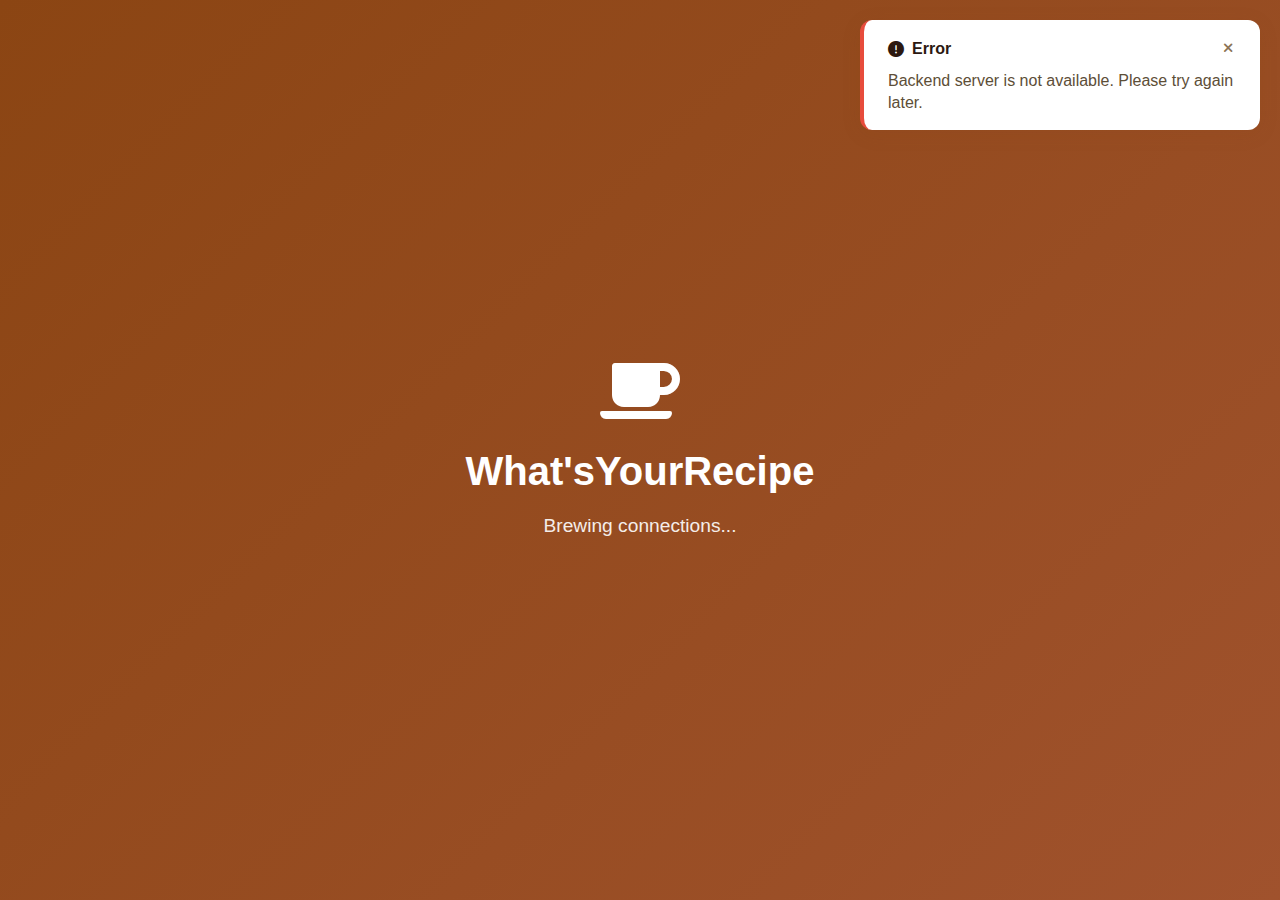
<file: frontend/index.html>
<!DOCTYPE html>
<html lang="en">
<head>
    <meta charset="UTF-8">
    <meta name="viewport" content="width=device-width, initial-scale=1.0">
    <title>What'sYourRecipe - Coffee Recipe Social Network</title>
    <link rel="stylesheet" href="styles.css">
    <link rel="stylesheet" href="https://cdnjs.cloudflare.com/ajax/libs/font-awesome/6.0.0/css/all.min.css">
    <!-- API Client for secure backend communication -->
</head>
<body>
    <!-- Loading Screen -->
    <div id="loadingScreen" class="loading-screen">
        <div class="loading-content">
            <i class="fas fa-coffee fa-spin"></i>
            <h2>What'sYourRecipe</h2>
            <p>Brewing connections...</p>
        </div>
    </div>

    <!-- Authentication Container -->
    <div id="authContainer" class="auth-container" style="display: none;">
        <div class="auth-content">
            <div class="auth-header">
                <i class="fas fa-coffee"></i>
                <h1>What'sYourRecipe</h1>
                <p>Share your perfect coffee moments</p>
            </div>

            <!-- Login Form -->
            <div id="loginForm" class="auth-form">
                <h2>Welcome Back</h2>
                <form id="loginFormElement">
                    <div class="form-group">
                        <i class="fas fa-envelope"></i>
                        <input type="email" id="loginEmail" placeholder="Email" required>
                    </div>
                    <div class="form-group">
                        <i class="fas fa-lock"></i>
                        <input type="password" id="loginPassword" placeholder="Password" required>
                    </div>
                    <button type="submit" class="auth-btn">
                        <i class="fas fa-sign-in-alt"></i> Sign In
                    </button>
                </form>
                <p class="auth-switch">
                    New to What'sYourRecipe? <a href="#" id="showSignup">Create Account</a>
                </p>
                <p class="auth-switch">
                    Didn't receive confirmation email? <a href="#" id="resendConfirmation">Resend</a>
                </p>
            </div>

            <!-- Signup Form -->
            <div id="signupForm" class="auth-form" style="display: none;">
                <h2>Join the Community</h2>
                <div class="auth-notice">
                    <i class="fas fa-info-circle"></i>
                    <span>You'll receive a confirmation email to verify your account.</span>
                </div>
                <form id="signupFormElement">
                    <div class="form-group">
                        <i class="fas fa-user"></i>
                        <input type="text" id="signupUsername" placeholder="Username" required>
                    </div>
                    <div class="form-group">
                        <i class="fas fa-envelope"></i>
                        <input type="email" id="signupEmail" placeholder="Email" required>
                    </div>
                    <div class="form-group">
                        <i class="fas fa-lock"></i>
                        <input type="password" id="signupPassword" placeholder="Password" required>
                    </div>
                    <div class="form-group">
                        <i class="fas fa-user-circle"></i>
                        <input type="text" id="signupFullName" placeholder="Full Name" required>
                    </div>
                    <button type="submit" class="auth-btn">
                        <i class="fas fa-user-plus"></i> Create Account
                    </button>
                </form>
                <p class="auth-switch">
                    Already have an account? <a href="#" id="showLogin">Sign In</a>
                </p>
            </div>
        </div>
    </div>

    <!-- Main App Container -->
    <div id="mainApp" class="main-app" style="display: none;">
        <!-- Header -->
        <header class="app-header">
            <div class="header-content">
                <div class="header-left">
                    <div class="logo">
                        <i class="fas fa-coffee"></i>
                        <span>What'sYourRecipe</span>
                    </div>
                </div>
                
                <div class="header-center">
                    <div class="search-bar">
                        <i class="fas fa-search"></i>
                        <input type="text" id="searchInput" placeholder="Search users or recipes...">
                    </div>
                </div>
                
                <div class="header-right">
                    <button class="header-btn" id="createRecipeBtn">
                        <i class="fas fa-plus"></i>
                        <span>Create Recipe</span>
                    </button>
                    <div class="user-menu">
                        <div class="user-avatar" id="userAvatar">
                            <i class="fas fa-user"></i>
                        </div>
                        <div class="user-dropdown" id="userDropdown">
                            <div class="dropdown-item" id="viewProfile">
                                <i class="fas fa-user"></i> Profile
                            </div>
                            <div class="dropdown-item" id="myRecipes">
                                <i class="fas fa-book"></i> My Recipes
                            </div>
                            <div class="dropdown-item" id="settings">
                                <i class="fas fa-cog"></i> Settings
                            </div>
                            <div class="dropdown-divider"></div>
                            <div class="dropdown-item" id="logout">
                                <i class="fas fa-sign-out-alt"></i> Logout
                            </div>
                        </div>
                    </div>
                </div>
            </div>
        </header>

        <!-- Main Content -->
        <main class="main-content">
            <!-- Sidebar -->
            <aside class="sidebar">
                <nav class="sidebar-nav">
                    <div class="nav-item active" data-view="feed">
                        <i class="fas fa-home"></i>
                        <span>Home Feed</span>
                    </div>
                    <div class="nav-item" data-view="trending">
                        <i class="fas fa-fire"></i>
                        <span>Trending</span>
                    </div>
                    <div class="nav-item" data-view="following">
                        <i class="fas fa-users"></i>
                        <span>Following</span>
                    </div>
                    <div class="nav-item" data-view="saved">
                        <i class="fas fa-bookmark"></i>
                        <span>Saved</span>
                    </div>
                </nav>
                
                <div class="sidebar-section">
                    <h3>Recommended Users</h3>
                    <div id="recommendedUsers" class="recommended-users">
                        <!-- Recommended users will be populated here -->
                    </div>
                </div>
            </aside>

            <!-- Feed Container -->
            <div class="feed-container">
                <div class="feed-header">
                    <div class="view-toggles">
                        <button class="toggle-btn active" id="basicViewToggle">
                            <i class="fas fa-coffee"></i> Basic View
                        </button>
                        <button class="toggle-btn" id="proViewToggle">
                            <i class="fas fa-cogs"></i> Pro View
                        </button>
                    </div>
                </div>

                <div class="feed-content" id="feedContent">
                    <!-- Recipe feed will be populated here -->
                </div>

                <div class="load-more-container">
                    <button class="load-more-btn" id="loadMoreBtn">
                        <i class="fas fa-chevron-down"></i> Load More Recipes
                    </button>
                </div>
            </div>

            <!-- Right Panel -->
            <aside class="right-panel">
                <div class="panel-section">
                    <h3>Activity Feed</h3>
                    <div id="activityFeed" class="activity-feed">
                        <!-- Recent activity will be populated here -->
                    </div>
                </div>
                
                <div class="panel-section">
                    <h3>Popular Tags</h3>
                    <div class="popular-tags">
                        <span class="tag">#espresso</span>
                        <span class="tag">#pourover</span>
                        <span class="tag">#coldBrew</span>
                        <span class="tag">#latte</span>
                        <span class="tag">#specialty</span>
                    </div>
                </div>
            </aside>
        </main>
    </div>

    <!-- Create Recipe Modal -->
    <div id="createRecipeModal" class="modal">
        <div class="modal-content create-recipe-modal">
            <div class="modal-header">
                <h2>
                    <i class="fas fa-plus-circle"></i> Create New Recipe
                </h2>
                <button class="close-btn" id="closeCreateModal">
                    <i class="fas fa-times"></i>
                </button>
            </div>
            
            <div class="modal-body">
                <div class="recipe-privacy-toggle">
                    <label class="privacy-toggle">
                        <input type="checkbox" id="recipePrivacy" checked>
                        <span class="toggle-slider"></span>
                        <span class="toggle-label">
                            <i class="fas fa-globe"></i> Public Recipe
                        </span>
                    </label>
                    <small>Public recipes can be seen by everyone. Private recipes are only visible to you.</small>
                </div>

                <div class="form-mode-toggle">
                    <button type="button" id="basicModeBtn" class="mode-btn active">
                        <i class="fas fa-coffee"></i> Basic Mode
                    </button>
                    <button type="button" id="proModeBtn" class="mode-btn">
                        <i class="fas fa-cogs"></i> Professional Mode
                    </button>
                </div>
                
                <form id="recipeForm" class="recipe-form">
                    <div class="form-section">
                        <h2><i class="fas fa-tag"></i> Recipe Details</h2>
                        <div class="form-row">
                            <div class="form-group">
                                <label for="recipeName">Recipe Name *</label>
                                <input type="text" id="recipeName" name="recipeName" required placeholder="My Perfect Morning Brew">
                            </div>
                            <div class="form-group">
                                <label for="rating">Rating (1-10) *</label>
                                <input type="number" id="rating" name="rating" min="1" max="10" step="0.5" required placeholder="8.5">
                            </div>
                        </div>
                        <div class="form-group">
                            <label for="description">Description *</label>
                            <textarea id="description" name="description" required placeholder="Describe your recipe and what makes it special..." rows="3"></textarea>
                        </div>
                        <div class="form-group">
                            <label for="dateCreated">Date Created *</label>
                            <input type="date" id="dateCreated" name="dateCreated" required>
                        </div>
                    </div>

                    <div class="form-section">
                        <h2><i class="fas fa-seedling"></i> Bean Information</h2>
                        <div class="form-row">
                            <div class="form-group">
                                <label for="beanVariety">Bean Variety</label>
                                <select id="beanVariety" name="beanVariety">
                                    <option value="">Select variety</option>
                                    <option value="arabica">Arabica</option>
                                    <option value="robusta">Robusta</option>
                                    <option value="liberica">Liberica</option>
                                    <option value="excelsa">Excelsa</option>
                                    <option value="bourbon">Bourbon</option>
                                    <option value="typica">Typica</option>
                                    <option value="caturra">Caturra</option>
                                    <option value="catuai">Catuai</option>
                                    <option value="mundo-novo">Mundo Novo</option>
                                    <option value="pacamara">Pacamara</option>
                                    <option value="maragogype">Maragogype</option>
                                    <option value="geisha">Geisha/Gesha</option>
                                    <option value="sv-315">SL-28/SL-34</option>
                                    <option value="java">Java</option>
                                    <option value="kona">Kona</option>
                                </select>
                            </div>
                            <div class="form-group">
                                <label for="beanRegion">Bean Region</label>
                                <select id="beanRegion" name="beanRegion">
                                    <option value="">Select region</option>
                                    <option value="brazil">Brazil</option>
                                    <option value="colombia">Colombia</option>
                                    <option value="ethiopia">Ethiopia</option>
                                    <option value="guatemala">Guatemala</option>
                                    <option value="costa-rica">Costa Rica</option>
                                    <option value="honduras">Honduras</option>
                                    <option value="nicaragua">Nicaragua</option>
                                    <option value="panama">Panama</option>
                                    <option value="jamaica">Jamaica</option>
                                    <option value="hawaii">Hawaii</option>
                                    <option value="yemen">Yemen</option>
                                    <option value="kenya">Kenya</option>
                                    <option value="tanzania">Tanzania</option>
                                    <option value="rwanda">Rwanda</option>
                                    <option value="burundi">Burundi</option>
                                    <option value="uganda">Uganda</option>
                                    <option value="india">India</option>
                                    <option value="indonesia">Indonesia</option>
                                    <option value="vietnam">Vietnam</option>
                                    <option value="thailand">Thailand</option>
                                    <option value="myanmar">Myanmar</option>
                                    <option value="china">China</option>
                                    <option value="papua-new-guinea">Papua New Guinea</option>
                                    <option value="australia">Australia</option>
                                    <option value="peru">Peru</option>
                                    <option value="ecuador">Ecuador</option>
                                    <option value="bolivia">Bolivia</option>
                                    <option value="venezuela">Venezuela</option>
                                    <option value="mexico">Mexico</option>
                                    <option value="el-salvador">El Salvador</option>
                                </select>
                            </div>
                        </div>
                        
                        <div class="form-group pro-field" id="indiaEstateGroup" style="display: none;">
                            <label for="indiaEstate">Indian Coffee Estate</label>
                            <select id="indiaEstate" name="indiaEstate">
                                <option value="">Select estate</option>
                                <!-- Indian estates will be populated dynamically -->
                            </select>
                        </div>
                        
                        <div class="form-group pro-field">
                            <label for="processingType">Processing Type</label>
                            <select id="processingType" name="processingType">
                                <option value="">Select processing</option>
                                <option value="washed">Washed (Wet Process)</option>
                                <option value="natural">Natural (Dry Process)</option>
                                <option value="honey">Honey Process</option>
                                <option value="semi-washed">Semi-Washed</option>
                                <option value="wet-hulled">Wet Hulled (Giling Basah)</option>
                                <option value="anaerobic">Anaerobic Fermentation</option>
                                <option value="carbonic-maceration">Carbonic Maceration</option>
                                <option value="monsoon-malabar">Monsoon Malabar</option>
                            </select>
                        </div>
                    </div>

                    <div class="form-section pro-field">
                        <h2><i class="fas fa-fire"></i> Roasting Profile</h2>
                        <div class="form-row">
                            <div class="form-group pro-field">
                                <label for="roastType">Roast Type</label>
                                <select id="roastType" name="roastType">
                                    <option value="">Select roast type</option>
                                    <option value="light">Light Roast</option>
                                    <option value="medium-light">Medium-Light Roast</option>
                                    <option value="medium">Medium Roast</option>
                                    <option value="medium-dark">Medium-Dark Roast</option>
                                    <option value="dark">Dark Roast</option>
                                    <option value="french">French Roast</option>
                                    <option value="italian">Italian Roast</option>
                                </select>
                            </div>
                            <div class="form-group">
                                <label for="roastLevel">Roast Level</label>
                                <select id="roastLevel" name="roastLevel">
                                    <option value="">Select level</option>
                                    <option value="cinnamon">Cinnamon</option>
                                    <option value="new-england">New England</option>
                                    <option value="american">American</option>
                                    <option value="city">City</option>
                                    <option value="city-plus">City+</option>
                                    <option value="full-city">Full City</option>
                                    <option value="full-city-plus">Full City+</option>
                                    <option value="vienna">Vienna</option>
                                    <option value="french">French</option>
                                    <option value="italian">Italian</option>
                                </select>
                            </div>
                        </div>
                        <div class="form-group pro-field">
                            <label for="crackTime">Crack Development</label>
                            <select id="crackTime" name="crackTime">
                                <option value="">Select crack timing</option>
                                <option value="before-first">Before First Crack</option>
                                <option value="first-crack-start">First Crack Start</option>
                                <option value="first-crack-middle">First Crack Middle</option>
                                <option value="first-crack-end">First Crack End</option>
                                <option value="between-cracks">Between Cracks</option>
                                <option value="second-crack-start">Second Crack Start</option>
                                <option value="second-crack-middle">Second Crack Middle</option>
                                <option value="second-crack-end">Second Crack End</option>
                                <option value="beyond-second">Beyond Second Crack</option>
                            </select>
                        </div>
                        <div class="form-row pro-field">
                            <div class="form-group">
                                <label for="roastTime">Total Roast Time (minutes)</label>
                                <input type="number" id="roastTime" name="roastTime" min="8" max="30" step="0.5" placeholder="12">
                            </div>
                            <div class="form-group">
                                <label for="developmentTime">Development Time (%)</label>
                                <input type="number" id="developmentTime" name="developmentTime" min="15" max="35" step="1" placeholder="20">
                            </div>
                        </div>
                    </div>

                    <div class="form-section">
                        <h2><i class="fas fa-tint"></i> Brewing Parameters</h2>
                        <div class="form-row">
                            <div class="form-group">
                                <label for="brewMethod">Brew Method</label>
                                <select id="brewMethod" name="brewMethod">
                                    <option value="">Select method</option>
                                    <option value="espresso">Espresso</option>
                                    <option value="pour-over">Pour Over</option>
                                    <option value="french-press">French Press</option>
                                    <option value="aeropress">AeroPress</option>
                                    <option value="cold-brew">Cold Brew</option>
                                    <option value="turkish">Turkish</option>
                                    <option value="moka-pot">Moka Pot</option>
                                    <option value="drip-coffee">Drip Coffee</option>
                                    <option value="siphon">Siphon</option>
                                </select>
                            </div>
                            <div class="form-group pro-field">
                                <label for="grindMicrons">Grind Size (Microns)</label>
                                <input type="number" id="grindMicrons" name="grindMicrons" min="200" max="2000" step="50" placeholder="800">
                                <small style="color: var(--text-light); font-size: 0.85rem;">Extra Fine: 200-400μm, Fine: 400-600μm, Medium: 600-1000μm, Coarse: 1000-1400μm</small>
                            </div>
                            <div class="form-group pro-field">
                                <label for="waterComposition">Water Composition</label>
                                <select id="waterComposition" name="waterComposition">
                                    <option value="">Select water type</option>
                                    <option value="soft">Soft Water</option>
                                    <option value="medium-hard">Medium Hard Water</option>
                                    <option value="hard">Hard Water</option>
                                    <option value="distilled">Distilled Water</option>
                                    <option value="filtered">Filtered Water</option>
                                    <option value="spring">Spring Water</option>
                                    <option value="tap">Tap Water</option>
                                    <option value="custom-mineral">Custom Mineral Content</option>
                                </select>
                            </div>
                        </div>
                        <div class="form-row pro-field">
                            <div class="form-group">
                                <label for="tds">TDS - Total Dissolved Solids (ppm)</label>
                                <input type="number" id="tds" name="tds" min="0" max="1000" step="5" placeholder="150">
                                <small style="color: var(--text-light); font-size: 0.85rem;">Optimal range: 75-150 ppm for coffee</small>
                            </div>
                            <div class="form-group">
                                <!-- Empty for layout balance -->
                            </div>
                        </div>
                        <div class="mineral-subsection pro-field" style="margin-top: 20px; padding: 15px; background: var(--background); border-radius: 12px; border: 1px solid var(--border);">
                            <h3 style="font-size: 1.1rem; color: var(--primary-color); margin-bottom: 15px;">
                                <i class="fas fa-flask"></i> Water Mineral Content (mg/L)
                            </h3>
                            <div class="form-row">
                                <div class="form-group">
                                    <label for="calcium">Calcium (Ca²⁺)</label>
                                    <input type="number" id="calcium" name="calcium" min="0" max="200" step="1" placeholder="68">
                                    <small style="color: var(--text-light); font-size: 0.85rem;">SCA range: 68-85 mg/L</small>
                                </div>
                                <div class="form-group">
                                    <label for="magnesium">Magnesium (Mg²⁺)</label>
                                    <input type="number" id="magnesium" name="magnesium" min="0" max="50" step="0.5" placeholder="24">
                                    <small style="color: var(--text-light); font-size: 0.85rem;">SCA range: 19-30 mg/L</small>
                                </div>
                            </div>
                            <div class="form-row">
                                <div class="form-group">
                                    <label for="potassium">Potassium (K⁺)</label>
                                    <input type="number" id="potassium" name="potassium" min="0" max="20" step="0.1" placeholder="4">
                                    <small style="color: var(--text-light); font-size: 0.85rem;">Typical range: 2-6 mg/L</small>
                                </div>
                                <div class="form-group">
                                    <label for="sodium">Sodium (Na⁺)</label>
                                    <input type="number" id="sodium" name="sodium" min="0" max="20" step="0.1" placeholder="10">
                                    <small style="color: var(--text-light); font-size: 0.85rem;">Typical range: 5-15 mg/L</small>
                                </div>
                            </div>
                        </div>
                        <div class="form-row">
                            <div class="form-group">
                                <label for="coffeeAmount">Coffee Amount (grams)</label>
                                <input type="number" id="coffeeAmount" name="coffeeAmount" min="5" max="100" step="0.5" placeholder="18">
                            </div>
                            <div class="form-group">
                                <label for="waterAmount">Water Amount (ml)</label>
                                <input type="number" id="waterAmount" name="waterAmount" min="50" max="2000" step="10" placeholder="300">
                            </div>
                        </div>
                        <div class="ratio-display" id="ratioDisplay">
                            <span>Ratio: 1:16.7</span>
                        </div>
                        <div class="form-row pro-field">
                            <div class="form-group">
                                <label for="waterTemp">Water Temperature (°C)</label>
                                <input type="number" id="waterTemp" name="waterTemp" min="80" max="100" step="1" placeholder="92">
                            </div>
                            <div class="form-group">
                                <label for="brewTime">Brew Time (minutes)</label>
                                <input type="number" id="brewTime" name="brewTime" min="0.5" max="10" step="0.25" placeholder="2.5">
                            </div>
                        </div>
                    </div>

                    <div class="form-section">
                        <h2><i class="fas fa-glass-whiskey"></i> Serving Preferences</h2>
                        <div class="form-row">
                            <div class="form-group">
                                <label for="milkPreference">Milk Preference</label>
                                <select id="milkPreference" name="milkPreference">
                                    <option value="">No milk</option>
                                    <option value="whole-milk">Whole Milk</option>
                                    <option value="2-percent">2% Milk</option>
                                    <option value="skim-milk">Skim Milk</option>
                                    <option value="almond-milk">Almond Milk</option>
                                    <option value="oat-milk">Oat Milk</option>
                                    <option value="soy-milk">Soy Milk</option>
                                    <option value="coconut-milk">Coconut Milk</option>
                                    <option value="heavy-cream">Heavy Cream</option>
                                    <option value="half-and-half">Half and Half</option>
                                </select>
                            </div>
                            <div class="form-group pro-field">
                                <label for="servingTemp">Preferred Drinking Temperature</label>
                                <select id="servingTemp" name="servingTemp">
                                    <option value="">Select temperature</option>
                                    <option value="hot">Hot (65-70°C)</option>
                                    <option value="warm">Warm (55-60°C)</option>
                                    <option value="room-temp">Room Temperature (20-25°C)</option>
                                    <option value="cold">Cold (5-10°C)</option>
                                    <option value="iced">Iced (0-5°C)</option>
                                </select>
                            </div>
                        </div>
                        <div class="form-row pro-field">
                            <div class="form-group">
                                <label for="sweetener">Sweetener</label>
                                <select id="sweetener" name="sweetener">
                                    <option value="">None</option>
                                    <option value="sugar">White Sugar</option>
                                    <option value="brown-sugar">Brown Sugar</option>
                                    <option value="honey">Honey</option>
                                    <option value="maple-syrup">Maple Syrup</option>
                                    <option value="stevia">Stevia</option>
                                    <option value="agave">Agave</option>
                                    <option value="artificial">Artificial Sweetener</option>
                                </select>
                            </div>
                            <div class="form-group">
                                <label for="sweetenerQuantity">Sweetener Quantity</label>
                                <input type="number" id="sweetenerQuantity" name="sweetenerQuantity" min="0" max="50" step="0.5" placeholder="2">
                                <small style="color: var(--text-light); font-size: 0.85rem;">Amount in grams or teaspoons</small>
                            </div>
                        </div>
                        <div class="form-row pro-field">
                            <div class="form-group">
                                <label for="servingSize">Serving Size (ml)</label>
                                <input type="number" id="servingSize" name="servingSize" min="30" max="500" step="10" placeholder="200">
                            </div>
                            <div class="form-group">
                                <!-- Empty for layout balance -->
                            </div>
                        </div>
                    </div>

                    <div class="form-section pro-field">
                        <h2><i class="fas fa-nose"></i> Sensory & Evaluation</h2>
                        <div class="form-group">
                            <label for="aromaNotes">Aroma Notes</label>
                            <textarea id="aromaNotes" name="aromaNotes" placeholder="Describe the aroma: floral, fruity, nutty, chocolatey..." rows="2"></textarea>
                        </div>
                        <div class="form-row">
                            <div class="form-group">
                                <label for="body">Body</label>
                                <select id="body" name="body">
                                    <option value="">Select body</option>
                                    <option value="light">Light</option>
                                    <option value="medium-light">Medium-Light</option>
                                    <option value="medium">Medium</option>
                                    <option value="medium-full">Medium-Full</option>
                                    <option value="full">Full</option>
                                    <option value="heavy">Heavy</option>
                                </select>
                            </div>
                            <div class="form-group">
                                <label for="acidityType">Acidity Type</label>
                                <select id="acidityType" name="acidityType">
                                    <option value="">Select acidity</option>
                                    <option value="bright">Bright</option>
                                    <option value="crisp">Crisp</option>
                                    <option value="tart">Tart</option>
                                    <option value="wine-like">Wine-like</option>
                                    <option value="citric">Citric</option>
                                    <option value="malic">Malic</option>
                                    <option value="phosphoric">Phosphoric</option>
                                    <option value="acetic">Acetic</option>
                                    <option value="low">Low</option>
                                    <option value="balanced">Balanced</option>
                                </select>
                            </div>
                        </div>
                        <div class="form-row">
                            <div class="form-group">
                                <label for="sweetness">Sweetness</label>
                                <select id="sweetness" name="sweetness">
                                    <option value="">Select sweetness</option>
                                    <option value="very-low">Very Low</option>
                                    <option value="low">Low</option>
                                    <option value="medium-low">Medium-Low</option>
                                    <option value="medium">Medium</option>
                                    <option value="medium-high">Medium-High</option>
                                    <option value="high">High</option>
                                    <option value="very-high">Very High</option>
                                </select>
                            </div>
                            <div class="form-group">
                                <label for="balance">Balance</label>
                                <select id="balance" name="balance">
                                    <option value="">Select balance</option>
                                    <option value="unbalanced">Unbalanced</option>
                                    <option value="slightly-unbalanced">Slightly Unbalanced</option>
                                    <option value="balanced">Balanced</option>
                                    <option value="well-balanced">Well Balanced</option>
                                    <option value="exceptional-balance">Exceptional Balance</option>
                                </select>
                            </div>
                        </div>
                        <div class="form-group">
                            <label for="aftertaste">Aftertaste/Finish</label>
                            <textarea id="aftertaste" name="aftertaste" placeholder="Describe the aftertaste and finish..." rows="2"></textarea>
                        </div>
                        <div class="form-row">
                            <div class="form-group">
                                <label for="cleanCup">Clean Cup</label>
                                <select id="cleanCup" name="cleanCup">
                                    <option value="">Select clean cup</option>
                                    <option value="poor">Poor</option>
                                    <option value="fair">Fair</option>
                                    <option value="good">Good</option>
                                    <option value="very-good">Very Good</option>
                                    <option value="excellent">Excellent</option>
                                </select>
                            </div>
                            <div class="form-group">
                                <label for="uniformity">Uniformity</label>
                                <select id="uniformity" name="uniformity">
                                    <option value="">Select uniformity</option>
                                    <option value="poor">Poor</option>
                                    <option value="fair">Fair</option>
                                    <option value="good">Good</option>
                                    <option value="very-good">Very Good</option>
                                    <option value="excellent">Excellent</option>
                                </select>
                            </div>
                        </div>
                        <div class="form-row">
                            <div class="form-group">
                                <label for="cuppingScore">Cupping Score (out of 100)</label>
                                <input type="number" id="cuppingScore" name="cuppingScore" min="60" max="100" step="0.25" placeholder="85">
                            </div>
                            <div class="form-group">
                                <label for="cuppingMethod">Cupping Method</label>
                                <select id="cuppingMethod" name="cuppingMethod">
                                    <option value="">Select method</option>
                                    <option value="sca-standard">SCA Standard</option>
                                    <option value="coe-protocol">COE Protocol</option>
                                    <option value="informal-tasting">Informal Tasting</option>
                                    <option value="commercial-grading">Commercial Grading</option>
                                </select>
                            </div>
                        </div>
                        <div class="form-group">
                            <label for="defects">Defects & Off-flavors</label>
                            <textarea id="defects" name="defects" placeholder="Note any defects or off-flavors..." rows="2"></textarea>
                        </div>
                        <div class="form-group">
                            <label for="overallImpression">Overall Impression</label>
                            <textarea id="overallImpression" name="overallImpression" placeholder="Your overall thoughts on this coffee..." rows="2"></textarea>
                        </div>
                    </div>

                    <div class="form-section">
                        <h2><i class="fas fa-star"></i> Additional Notes</h2>
                        <div class="form-group">
                            <label for="brewingNotes">Brewing Notes & Tips</label>
                            <textarea id="brewingNotes" name="brewingNotes" placeholder="Special techniques, timing, or observations..." rows="2"></textarea>
                        </div>
                    </div>

                    <div class="form-actions">
                        <button type="button" class="btn btn-secondary" id="cancelRecipe">
                            <i class="fas fa-times"></i> Cancel
                        </button>
                        <button type="submit" class="btn btn-primary">
                            <i class="fas fa-plus-circle"></i> <span id="submitBtnText">Create Recipe</span>
                        </button>
                    </div>
                </form>
            </div>
        </div>
    </div>

    <!-- Recipe Detail Modal -->
    <div id="recipeModal" class="modal">
        <div class="modal-content">
            <div class="modal-header">
                <h2 id="modalRecipeTitle">Recipe Details</h2>
                <button class="close-btn">
                    <i class="fas fa-times"></i>
                </button>
            </div>
            <div class="modal-body" id="modalRecipeContent">
                <!-- Recipe details will be populated here -->
            </div>
        </div>
    </div>

    <!-- User Profile Modal -->
    <div id="userProfileModal" class="modal">
        <div class="modal-content">
            <div class="modal-header">
                <h2 id="profileModalTitle">User Profile</h2>
                <button class="close-btn">
                    <i class="fas fa-times"></i>
                </button>
            </div>
            <div class="modal-body" id="profileModalContent">
                <!-- User profile will be populated here -->
            </div>
        </div>
    </div>

    <!-- Search Results Modal -->
    <div id="searchModal" class="modal">
        <div class="modal-content">
            <div class="modal-header">
                <h2>Search Results</h2>
                <button class="close-btn">
                    <i class="fas fa-times"></i>
                </button>
            </div>
            <div class="modal-body" id="searchResults">
                <!-- Search results will be populated here -->
            </div>
        </div>
    </div>

    <!-- Notification Container -->
    <div id="notificationContainer" class="notification-container"></div>

    <script src="api.js"></script>
    <script src="script.js"></script>
</body>
</html>
</file>
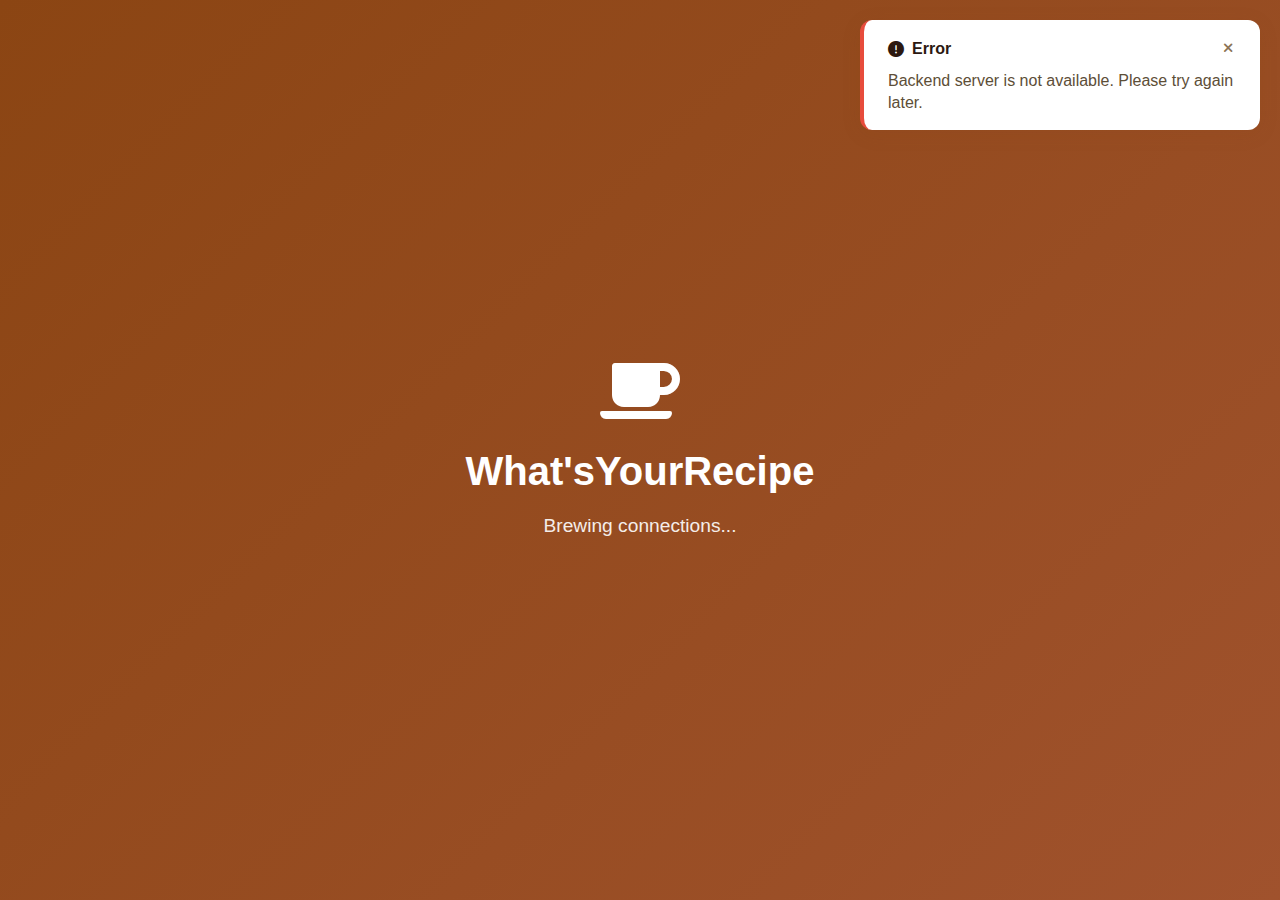
<file: backend/static/index.html>
<!DOCTYPE html>
<html lang="en">
<head>
    <meta charset="UTF-8">
    <meta name="viewport" content="width=device-width, initial-scale=1.0">
    <meta http-equiv="Cache-Control" content="no-cache, no-store, must-revalidate">
    <meta http-equiv="Pragma" content="no-cache">
    <meta http-equiv="Expires" content="0">
    <title>What'sYourRecipe - Coffee Recipe Social Network</title>
    <link rel="stylesheet" href="styles.css?v=1.2.0">
    <link rel="stylesheet" href="https://cdnjs.cloudflare.com/ajax/libs/font-awesome/6.0.0/css/all.min.css">
    <!-- API Client for secure backend communication -->
</head>
<body>
    <!-- Loading Screen -->
    <div id="loadingScreen" class="loading-screen">
        <div class="loading-content">
            <i class="fas fa-coffee fa-spin"></i>
            <h2>What'sYourRecipe</h2>
            <p>Brewing connections...</p>
        </div>
    </div>

    <!-- Authentication Container -->
    <div id="authContainer" class="auth-container" style="display: none;">
        <div class="auth-content">
            <div class="auth-header">
                <i class="fas fa-coffee"></i>
                <h1>What'sYourRecipe</h1>
                <p>Share your perfect coffee moments</p>
            </div>

            <!-- Login Form -->
            <div id="loginForm" class="auth-form">
                <h2>Welcome Back</h2>
                <form id="loginFormElement">
                    <div class="form-group">
                        <i class="fas fa-envelope"></i>
                        <input type="email" id="loginEmail" placeholder="Email" required>
                    </div>
                    <div class="form-group">
                        <i class="fas fa-lock"></i>
                        <input type="password" id="loginPassword" placeholder="Password" required>
                    </div>
                    <button type="submit" class="auth-btn">
                        <i class="fas fa-sign-in-alt"></i> Sign In
                    </button>
                </form>
                <p class="auth-switch">
                    New to What'sYourRecipe? <a href="#" id="showSignup">Create Account</a>
                </p>
                <p class="auth-switch">
                    Didn't receive confirmation email? <a href="#" id="resendConfirmation">Resend</a>
                </p>
            </div>

            <!-- Signup Form -->
            <div id="signupForm" class="auth-form" style="display: none;">
                <h2>Join the Community</h2>
                <div class="auth-notice">
                    <i class="fas fa-info-circle"></i>
                    <span>You'll receive a confirmation email to verify your account.</span>
                </div>
                <form id="signupFormElement">
                    <div class="form-group">
                        <i class="fas fa-user"></i>
                        <input type="text" id="signupUsername" placeholder="Username" required>
                    </div>
                    <div class="form-group">
                        <i class="fas fa-envelope"></i>
                        <input type="email" id="signupEmail" placeholder="Email" required>
                    </div>
                    <div class="form-group">
                        <i class="fas fa-lock"></i>
                        <input type="password" id="signupPassword" placeholder="Password" required>
                    </div>
                    <div class="form-group">
                        <i class="fas fa-user-circle"></i>
                        <input type="text" id="signupFullName" placeholder="Full Name" required>
                    </div>
                    <button type="submit" class="auth-btn">
                        <i class="fas fa-user-plus"></i> Create Account
                    </button>
                </form>
                <p class="auth-switch">
                    Already have an account? <a href="#" id="showLogin">Sign In</a>
                </p>
            </div>
        </div>
    </div>

    <!-- Main App Container -->
    <div id="mainApp" class="main-app" style="display: none;">
        <!-- Header -->
        <header class="app-header">
            <div class="header-content">
                <div class="header-left">
                    <div class="logo">
                        <i class="fas fa-coffee"></i>
                        <span>What'sYourRecipe</span>
                    </div>
                </div>
                
                <div class="header-center">
                    <div class="search-container">
                        <div class="search-bar">
                            <i class="fas fa-search"></i>
                            <input type="text" id="searchInput" placeholder="Search users or recipes...">
                        </div>
                        <div id="searchDropdown" class="search-dropdown">
                            <!-- Search results will appear here -->
                        </div>
                    </div>
                </div>
                
                <div class="header-right">
                    <button class="header-btn" id="createRecipeBtn">
                        <i class="fas fa-plus"></i>
                        <span>Create Recipe</span>
                    </button>
                    <div class="user-menu">
                        <div class="user-avatar" id="userAvatar">
                            <i class="fas fa-user"></i>
                        </div>
                        <div class="user-dropdown" id="userDropdown">
                            <div class="dropdown-item" id="viewProfile">
                                <i class="fas fa-user"></i> Profile
                            </div>
                            <div class="dropdown-item" id="myRecipes">
                                <i class="fas fa-book"></i> My Recipes
                            </div>
                            <div class="dropdown-item" id="settings">
                                <i class="fas fa-cog"></i> Settings
                            </div>
                            <div class="dropdown-divider"></div>
                            <div class="dropdown-item" id="logout">
                                <i class="fas fa-sign-out-alt"></i> Logout
                            </div>
                        </div>
                    </div>
                </div>
            </div>
        </header>

        <!-- Main Content -->
        <main class="main-content">
            <!-- Sidebar -->
            <aside class="sidebar">
                <nav class="sidebar-nav">
                    <div class="nav-item active" data-view="feed">
                        <i class="fas fa-home"></i>
                        <span>Home Feed</span>
                    </div>
                    <div class="nav-item" data-view="trending">
                        <i class="fas fa-fire"></i>
                        <span>Trending</span>
                    </div>
                    <div class="nav-item" data-view="following">
                        <i class="fas fa-users"></i>
                        <span>Following</span>
                    </div>
                    <div class="nav-item" data-view="saved">
                        <i class="fas fa-bookmark"></i>
                        <span>Saved</span>
                    </div>
                </nav>
                
                <!-- Trending Time Filter (only visible when trending view is active) -->
                <div class="trending-filter-section" id="trendingFilterSection" style="display: none;">
                    <h4>Trending Period</h4>
                    <div class="trending-buttons">
                        <button class="trending-btn active" data-trending-days="1">
                            <i class="fas fa-clock"></i> 24 Hours
                        </button>
                        <button class="trending-btn" data-trending-days="7">
                            <i class="fas fa-calendar-week"></i> 7 Days
                        </button>
                    </div>
                </div>
                
                <div class="sidebar-section">
                    <h3>Recommended Users</h3>
                    <div id="recommendedUsers" class="recommended-users">
                        <!-- Recommended users will be populated here -->
                    </div>
                </div>
            </aside>

            <!-- Feed Container -->
            <div class="feed-container">
                <div class="feed-content" id="feedContent">
                    <!-- Recipe feed will be populated here -->
                </div>

                <div class="load-more-container">
                    <button class="load-more-btn" id="loadMoreBtn">
                        <i class="fas fa-chevron-down"></i> Load More Recipes
                    </button>
                </div>
            </div>

            <!-- Right Panel -->
            <aside class="right-panel">
                <div class="panel-section">
                    <h3>Activity Feed</h3>
                    <div id="activityFeed" class="activity-feed">
                        <!-- Recent activity will be populated here -->
                    </div>
                </div>
                
                <div class="panel-section">
                    <h3>Trending Tags</h3>
                    <div class="trending-timeframe">
                        <button class="time-filter active" data-days="1">24h</button>
                        <button class="time-filter" data-days="7">7d</button>
                    </div>
                    <div class="popular-tags" id="popularTags">
                        <div class="loading-tags">Loading trending tags...</div>
                    </div>
                </div>
            </aside>
        </main>
    </div>

    <!-- Create Recipe Modal -->
    <div id="createRecipeModal" class="modal">
        <div class="modal-content create-recipe-modal">
            <div class="modal-header">
                <h2>
                    <i class="fas fa-plus-circle"></i> Create New Recipe
                </h2>
                <button class="close-btn" id="closeCreateModal">
                    <i class="fas fa-times"></i>
                </button>
            </div>
            
            <div class="modal-body">
                <div class="recipe-privacy-toggle">
                    <label class="privacy-toggle">
                        <input type="checkbox" id="recipePrivacy" checked>
                        <span class="toggle-slider"></span>
                        <span class="toggle-label">
                            <i class="fas fa-globe"></i> Public Recipe
                        </span>
                    </label>
                    <small>Public recipes can be seen by everyone. Private recipes are only visible to you.</small>
                </div>

                <div class="form-mode-toggle">
                    <button type="button" id="basicModeBtn" class="mode-btn active">
                        <i class="fas fa-coffee"></i> Basic Mode
                    </button>
                    <button type="button" id="proModeBtn" class="mode-btn">
                        <i class="fas fa-cogs"></i> Professional Mode
                    </button>
                </div>
                
                <form id="recipeForm" class="recipe-form">
                    <div class="form-section">
                        <h2><i class="fas fa-tag"></i> Recipe Details</h2>
                        <div class="form-row">
                            <div class="form-group">
                                <label for="recipeName">Recipe Name *</label>
                                <input type="text" id="recipeName" name="recipeName" required placeholder="My Perfect Morning Brew">
                            </div>
                            <div class="form-group">
                                <label for="rating">Rating (1-10) *</label>
                                <input type="number" id="rating" name="rating" min="1" max="10" step="0.5" required placeholder="8.5">
                            </div>
                        </div>
                        <div class="form-group">
                            <label for="description">Description *</label>
                            <textarea id="description" name="description" required placeholder="Describe your recipe and what makes it special..." rows="3"></textarea>
                        </div>
                        <div class="form-group">
                            <label for="dateCreated">Date Created *</label>
                            <input type="date" id="dateCreated" name="dateCreated" required>
                        </div>
                    </div>

                    <div class="form-section">
                        <h2><i class="fas fa-seedling"></i> Bean Information</h2>
                        <div class="form-row">
                            <div class="form-group">
                                <label for="beanVariety">Bean Variety</label>
                                <select id="beanVariety" name="beanVariety">
                                    <option value="">Select variety</option>
                                    <option value="arabica">Arabica</option>
                                    <option value="robusta">Robusta</option>
                                    <option value="liberica">Liberica</option>
                                    <option value="excelsa">Excelsa</option>
                                    <option value="bourbon">Bourbon</option>
                                    <option value="typica">Typica</option>
                                    <option value="caturra">Caturra</option>
                                    <option value="catuai">Catuai</option>
                                    <option value="mundo-novo">Mundo Novo</option>
                                    <option value="pacamara">Pacamara</option>
                                    <option value="maragogype">Maragogype</option>
                                    <option value="geisha">Geisha/Gesha</option>
                                    <option value="sv-315">SL-28/SL-34</option>
                                    <option value="java">Java</option>
                                    <option value="kona">Kona</option>
                                </select>
                            </div>
                            <div class="form-group">
                                <label for="beanRegion">Bean Region</label>
                                <select id="beanRegion" name="beanRegion">
                                    <option value="">Select region</option>
                                    <option value="brazil">Brazil</option>
                                    <option value="colombia">Colombia</option>
                                    <option value="ethiopia">Ethiopia</option>
                                    <option value="guatemala">Guatemala</option>
                                    <option value="costa-rica">Costa Rica</option>
                                    <option value="honduras">Honduras</option>
                                    <option value="nicaragua">Nicaragua</option>
                                    <option value="panama">Panama</option>
                                    <option value="jamaica">Jamaica</option>
                                    <option value="hawaii">Hawaii</option>
                                    <option value="yemen">Yemen</option>
                                    <option value="kenya">Kenya</option>
                                    <option value="tanzania">Tanzania</option>
                                    <option value="rwanda">Rwanda</option>
                                    <option value="burundi">Burundi</option>
                                    <option value="uganda">Uganda</option>
                                    <option value="india">India</option>
                                    <option value="indonesia">Indonesia</option>
                                    <option value="vietnam">Vietnam</option>
                                    <option value="thailand">Thailand</option>
                                    <option value="myanmar">Myanmar</option>
                                    <option value="china">China</option>
                                    <option value="papua-new-guinea">Papua New Guinea</option>
                                    <option value="australia">Australia</option>
                                    <option value="peru">Peru</option>
                                    <option value="ecuador">Ecuador</option>
                                    <option value="bolivia">Bolivia</option>
                                    <option value="venezuela">Venezuela</option>
                                    <option value="mexico">Mexico</option>
                                    <option value="el-salvador">El Salvador</option>
                                </select>
                            </div>
                        </div>
                        
                        <div class="form-group pro-field" id="indiaEstateGroup" style="display: none;">
                            <label for="indiaEstate">Indian Coffee Estate</label>
                            <select id="indiaEstate" name="indiaEstate">
                                <option value="">Select estate</option>
                                <!-- Indian estates will be populated dynamically -->
                            </select>
                        </div>
                        
                        <div class="form-group pro-field">
                            <label for="processingType">Processing Type</label>
                            <select id="processingType" name="processingType">
                                <option value="">Select processing</option>
                                <option value="washed">Washed (Wet Process)</option>
                                <option value="natural">Natural (Dry Process)</option>
                                <option value="honey">Honey Process</option>
                                <option value="semi-washed">Semi-Washed</option>
                                <option value="wet-hulled">Wet Hulled (Giling Basah)</option>
                                <option value="anaerobic">Anaerobic Fermentation</option>
                                <option value="carbonic-maceration">Carbonic Maceration</option>
                                <option value="monsoon-malabar">Monsoon Malabar</option>
                            </select>
                        </div>
                    </div>

                    <div class="form-section pro-field">
                        <h2><i class="fas fa-fire"></i> Roasting Profile</h2>
                        <div class="form-row">
                            <div class="form-group pro-field">
                                <label for="roastType">Roast Type</label>
                                <select id="roastType" name="roastType">
                                    <option value="">Select roast type</option>
                                    <option value="light">Light Roast</option>
                                    <option value="medium-light">Medium-Light Roast</option>
                                    <option value="medium">Medium Roast</option>
                                    <option value="medium-dark">Medium-Dark Roast</option>
                                    <option value="dark">Dark Roast</option>
                                    <option value="french">French Roast</option>
                                    <option value="italian">Italian Roast</option>
                                </select>
                            </div>
                            <div class="form-group">
                                <label for="roastLevel">Roast Level</label>
                                <select id="roastLevel" name="roastLevel">
                                    <option value="">Select level</option>
                                    <option value="cinnamon">Cinnamon</option>
                                    <option value="new-england">New England</option>
                                    <option value="american">American</option>
                                    <option value="city">City</option>
                                    <option value="city-plus">City+</option>
                                    <option value="full-city">Full City</option>
                                    <option value="full-city-plus">Full City+</option>
                                    <option value="vienna">Vienna</option>
                                    <option value="french">French</option>
                                    <option value="italian">Italian</option>
                                </select>
                            </div>
                        </div>
                        <div class="form-group pro-field">
                            <label for="crackTime">Crack Development</label>
                            <select id="crackTime" name="crackTime">
                                <option value="">Select crack timing</option>
                                <option value="before-first">Before First Crack</option>
                                <option value="first-crack-start">First Crack Start</option>
                                <option value="first-crack-middle">First Crack Middle</option>
                                <option value="first-crack-end">First Crack End</option>
                                <option value="between-cracks">Between Cracks</option>
                                <option value="second-crack-start">Second Crack Start</option>
                                <option value="second-crack-middle">Second Crack Middle</option>
                                <option value="second-crack-end">Second Crack End</option>
                                <option value="beyond-second">Beyond Second Crack</option>
                            </select>
                        </div>
                        <div class="form-row pro-field">
                            <div class="form-group">
                                <label for="roastTime">Total Roast Time (minutes)</label>
                                <input type="number" id="roastTime" name="roastTime" min="8" max="30" step="0.5" placeholder="12">
                            </div>
                            <div class="form-group">
                                <label for="developmentTime">Development Time (%)</label>
                                <input type="number" id="developmentTime" name="developmentTime" min="15" max="35" step="1" placeholder="20">
                            </div>
                        </div>
                    </div>

                    <div class="form-section">
                        <h2><i class="fas fa-tint"></i> Brewing Parameters</h2>
                        <div class="form-row">
                            <div class="form-group">
                                <label for="brewMethod">Brew Method</label>
                                <select id="brewMethod" name="brewMethod">
                                    <option value="">Select method</option>
                                    <option value="espresso">Espresso</option>
                                    <option value="pour-over">Pour Over</option>
                                    <option value="french-press">French Press</option>
                                    <option value="aeropress">AeroPress</option>
                                    <option value="cold-brew">Cold Brew</option>
                                    <option value="turkish">Turkish</option>
                                    <option value="moka-pot">Moka Pot</option>
                                    <option value="drip-coffee">Drip Coffee</option>
                                    <option value="siphon">Siphon</option>
                                </select>
                            </div>
                            <div class="form-group pro-field">
                                <label for="grindMicrons">Grind Size (Microns)</label>
                                <input type="number" id="grindMicrons" name="grindMicrons" min="200" max="2000" step="50" placeholder="800">
                                <small style="color: var(--text-light); font-size: 0.85rem;">Extra Fine: 200-400μm, Fine: 400-600μm, Medium: 600-1000μm, Coarse: 1000-1400μm</small>
                            </div>
                            <div class="form-group pro-field">
                                <label for="waterComposition">Water Composition</label>
                                <select id="waterComposition" name="waterComposition">
                                    <option value="">Select water type</option>
                                    <option value="soft">Soft Water</option>
                                    <option value="medium-hard">Medium Hard Water</option>
                                    <option value="hard">Hard Water</option>
                                    <option value="distilled">Distilled Water</option>
                                    <option value="filtered">Filtered Water</option>
                                    <option value="spring">Spring Water</option>
                                    <option value="tap">Tap Water</option>
                                    <option value="custom-mineral">Custom Mineral Content</option>
                                </select>
                            </div>
                        </div>
                        <div class="form-row pro-field">
                            <div class="form-group">
                                <label for="tds">TDS - Total Dissolved Solids (ppm)</label>
                                <input type="number" id="tds" name="tds" min="0" max="1000" step="5" placeholder="150">
                                <small style="color: var(--text-light); font-size: 0.85rem;">Optimal range: 75-150 ppm for coffee</small>
                            </div>
                            <div class="form-group">
                                <!-- Empty for layout balance -->
                            </div>
                        </div>
                        <div class="mineral-subsection pro-field" style="margin-top: 20px; padding: 15px; background: var(--background); border-radius: 12px; border: 1px solid var(--border);">
                            <h3 style="font-size: 1.1rem; color: var(--primary-color); margin-bottom: 15px;">
                                <i class="fas fa-flask"></i> Water Mineral Content (mg/L)
                            </h3>
                            <div class="form-row">
                                <div class="form-group">
                                    <label for="calcium">Calcium (Ca²⁺)</label>
                                    <input type="number" id="calcium" name="calcium" min="0" max="200" step="1" placeholder="68">
                                    <small style="color: var(--text-light); font-size: 0.85rem;">SCA range: 68-85 mg/L</small>
                                </div>
                                <div class="form-group">
                                    <label for="magnesium">Magnesium (Mg²⁺)</label>
                                    <input type="number" id="magnesium" name="magnesium" min="0" max="50" step="0.5" placeholder="24">
                                    <small style="color: var(--text-light); font-size: 0.85rem;">SCA range: 19-30 mg/L</small>
                                </div>
                            </div>
                            <div class="form-row">
                                <div class="form-group">
                                    <label for="potassium">Potassium (K⁺)</label>
                                    <input type="number" id="potassium" name="potassium" min="0" max="20" step="0.1" placeholder="4">
                                    <small style="color: var(--text-light); font-size: 0.85rem;">Typical range: 2-6 mg/L</small>
                                </div>
                                <div class="form-group">
                                    <label for="sodium">Sodium (Na⁺)</label>
                                    <input type="number" id="sodium" name="sodium" min="0" max="20" step="0.1" placeholder="10">
                                    <small style="color: var(--text-light); font-size: 0.85rem;">Typical range: 5-15 mg/L</small>
                                </div>
                            </div>
                        </div>
                        <div class="form-row">
                            <div class="form-group">
                                <label for="coffeeAmount">Coffee Amount (grams)</label>
                                <input type="number" id="coffeeAmount" name="coffeeAmount" min="5" max="100" step="0.5" placeholder="18">
                            </div>
                            <div class="form-group">
                                <label for="waterAmount">Water Amount (ml)</label>
                                <input type="number" id="waterAmount" name="waterAmount" min="50" max="2000" step="10" placeholder="300">
                            </div>
                        </div>
                        <div class="ratio-display" id="ratioDisplay">
                            <span>Ratio: 1:16.7</span>
                        </div>
                        <div class="form-row pro-field">
                            <div class="form-group">
                                <label for="waterTemp">Water Temperature (°C)</label>
                                <input type="number" id="waterTemp" name="waterTemp" min="80" max="100" step="1" placeholder="92">
                            </div>
                            <div class="form-group">
                                <label for="brewTime">Brew Time (minutes)</label>
                                <input type="number" id="brewTime" name="brewTime" min="0.5" max="10" step="0.25" placeholder="2.5">
                            </div>
                        </div>
                    </div>

                    <div class="form-section">
                        <h2><i class="fas fa-glass-whiskey"></i> Serving Preferences</h2>
                        <div class="form-row">
                            <div class="form-group">
                                <label for="milkPreference">Milk Preference</label>
                                <select id="milkPreference" name="milkPreference">
                                    <option value="">No milk</option>
                                    <option value="whole-milk">Whole Milk</option>
                                    <option value="2-percent">2% Milk</option>
                                    <option value="skim-milk">Skim Milk</option>
                                    <option value="almond-milk">Almond Milk</option>
                                    <option value="oat-milk">Oat Milk</option>
                                    <option value="soy-milk">Soy Milk</option>
                                    <option value="coconut-milk">Coconut Milk</option>
                                    <option value="heavy-cream">Heavy Cream</option>
                                    <option value="half-and-half">Half and Half</option>
                                </select>
                            </div>
                            <div class="form-group pro-field">
                                <label for="servingTemp">Preferred Drinking Temperature</label>
                                <select id="servingTemp" name="servingTemp">
                                    <option value="">Select temperature</option>
                                    <option value="hot">Hot (65-70°C)</option>
                                    <option value="warm">Warm (55-60°C)</option>
                                    <option value="room-temp">Room Temperature (20-25°C)</option>
                                    <option value="cold">Cold (5-10°C)</option>
                                    <option value="iced">Iced (0-5°C)</option>
                                </select>
                            </div>
                        </div>
                        <div class="form-row pro-field">
                            <div class="form-group">
                                <label for="sweetener">Sweetener</label>
                                <select id="sweetener" name="sweetener">
                                    <option value="">None</option>
                                    <option value="sugar">White Sugar</option>
                                    <option value="brown-sugar">Brown Sugar</option>
                                    <option value="honey">Honey</option>
                                    <option value="maple-syrup">Maple Syrup</option>
                                    <option value="stevia">Stevia</option>
                                    <option value="agave">Agave</option>
                                    <option value="artificial">Artificial Sweetener</option>
                                </select>
                            </div>
                            <div class="form-group">
                                <label for="sweetenerQuantity">Sweetener Quantity</label>
                                <input type="number" id="sweetenerQuantity" name="sweetenerQuantity" min="0" max="50" step="0.5" placeholder="2">
                                <small style="color: var(--text-light); font-size: 0.85rem;">Amount in grams or teaspoons</small>
                            </div>
                        </div>
                        <div class="form-row pro-field">
                            <div class="form-group">
                                <label for="servingSize">Serving Size (ml)</label>
                                <input type="number" id="servingSize" name="servingSize" min="30" max="500" step="10" placeholder="200">
                            </div>
                            <div class="form-group">
                                <!-- Empty for layout balance -->
                            </div>
                        </div>
                    </div>

                    <div class="form-section pro-field">
                        <h2><i class="fas fa-nose"></i> Sensory & Evaluation</h2>
                        <div class="form-group">
                            <label for="aromaNotes">Aroma Notes</label>
                            <textarea id="aromaNotes" name="aromaNotes" placeholder="Describe the aroma: floral, fruity, nutty, chocolatey..." rows="2"></textarea>
                        </div>
                        <div class="form-row">
                            <div class="form-group">
                                <label for="body">Body</label>
                                <select id="body" name="body">
                                    <option value="">Select body</option>
                                    <option value="light">Light</option>
                                    <option value="medium-light">Medium-Light</option>
                                    <option value="medium">Medium</option>
                                    <option value="medium-full">Medium-Full</option>
                                    <option value="full">Full</option>
                                    <option value="heavy">Heavy</option>
                                </select>
                            </div>
                            <div class="form-group">
                                <label for="acidityType">Acidity Type</label>
                                <select id="acidityType" name="acidityType">
                                    <option value="">Select acidity</option>
                                    <option value="bright">Bright</option>
                                    <option value="crisp">Crisp</option>
                                    <option value="tart">Tart</option>
                                    <option value="wine-like">Wine-like</option>
                                    <option value="citric">Citric</option>
                                    <option value="malic">Malic</option>
                                    <option value="phosphoric">Phosphoric</option>
                                    <option value="acetic">Acetic</option>
                                    <option value="low">Low</option>
                                    <option value="balanced">Balanced</option>
                                </select>
                            </div>
                        </div>
                        <div class="form-row">
                            <div class="form-group">
                                <label for="sweetness">Sweetness</label>
                                <select id="sweetness" name="sweetness">
                                    <option value="">Select sweetness</option>
                                    <option value="very-low">Very Low</option>
                                    <option value="low">Low</option>
                                    <option value="medium-low">Medium-Low</option>
                                    <option value="medium">Medium</option>
                                    <option value="medium-high">Medium-High</option>
                                    <option value="high">High</option>
                                    <option value="very-high">Very High</option>
                                </select>
                            </div>
                            <div class="form-group">
                                <label for="balance">Balance</label>
                                <select id="balance" name="balance">
                                    <option value="">Select balance</option>
                                    <option value="unbalanced">Unbalanced</option>
                                    <option value="slightly-unbalanced">Slightly Unbalanced</option>
                                    <option value="balanced">Balanced</option>
                                    <option value="well-balanced">Well Balanced</option>
                                    <option value="exceptional-balance">Exceptional Balance</option>
                                </select>
                            </div>
                        </div>
                        <div class="form-group">
                            <label for="aftertaste">Aftertaste/Finish</label>
                            <textarea id="aftertaste" name="aftertaste" placeholder="Describe the aftertaste and finish..." rows="2"></textarea>
                        </div>
                        <div class="form-row">
                            <div class="form-group">
                                <label for="cleanCup">Clean Cup</label>
                                <select id="cleanCup" name="cleanCup">
                                    <option value="">Select clean cup</option>
                                    <option value="poor">Poor</option>
                                    <option value="fair">Fair</option>
                                    <option value="good">Good</option>
                                    <option value="very-good">Very Good</option>
                                    <option value="excellent">Excellent</option>
                                </select>
                            </div>
                            <div class="form-group">
                                <label for="uniformity">Uniformity</label>
                                <select id="uniformity" name="uniformity">
                                    <option value="">Select uniformity</option>
                                    <option value="poor">Poor</option>
                                    <option value="fair">Fair</option>
                                    <option value="good">Good</option>
                                    <option value="very-good">Very Good</option>
                                    <option value="excellent">Excellent</option>
                                </select>
                            </div>
                        </div>
                        <div class="form-row">
                            <div class="form-group">
                                <label for="cuppingScore">Cupping Score (out of 100)</label>
                                <input type="number" id="cuppingScore" name="cuppingScore" min="60" max="100" step="0.25" placeholder="85">
                            </div>
                            <div class="form-group">
                                <label for="cuppingMethod">Cupping Method</label>
                                <select id="cuppingMethod" name="cuppingMethod">
                                    <option value="">Select method</option>
                                    <option value="sca-standard">SCA Standard</option>
                                    <option value="coe-protocol">COE Protocol</option>
                                    <option value="informal-tasting">Informal Tasting</option>
                                    <option value="commercial-grading">Commercial Grading</option>
                                </select>
                            </div>
                        </div>
                        <div class="form-group">
                            <label for="defects">Defects & Off-flavors</label>
                            <textarea id="defects" name="defects" placeholder="Note any defects or off-flavors..." rows="2"></textarea>
                        </div>
                        <div class="form-group">
                            <label for="overallImpression">Overall Impression</label>
                            <textarea id="overallImpression" name="overallImpression" placeholder="Your overall thoughts on this coffee..." rows="2"></textarea>
                        </div>
                    </div>

                    <div class="form-section">
                        <h2><i class="fas fa-star"></i> Additional Notes</h2>
                        <div class="form-group">
                            <label for="brewingNotes">Brewing Notes & Tips</label>
                            <textarea id="brewingNotes" name="brewingNotes" placeholder="Special techniques, timing, or observations..." rows="2"></textarea>
                        </div>
                    </div>

                    <div class="form-actions">
                        <button type="button" class="btn btn-secondary" id="cancelRecipe">
                            <i class="fas fa-times"></i> Cancel
                        </button>
                        <button type="submit" class="btn btn-primary">
                            <i class="fas fa-plus-circle"></i> <span id="submitBtnText">Create Recipe</span>
                        </button>
                    </div>
                </form>
            </div>
        </div>
    </div>

    <!-- Recipe Detail Modal -->
    <div id="recipeModal" class="modal">
        <div class="modal-content">
            <div class="modal-header">
                <h2 id="modalRecipeTitle">Recipe Details</h2>
                <button class="close-btn">
                    <i class="fas fa-times"></i>
                </button>
            </div>
            <div class="modal-body" id="modalRecipeContent">
                <!-- Recipe details will be populated here -->
            </div>
        </div>
    </div>

    <!-- User Profile Modal -->
    <div id="userProfileModal" class="modal">
        <div class="modal-content">
            <div class="modal-header">
                <h2 id="profileModalTitle">User Profile</h2>
                <button class="close-btn">
                    <i class="fas fa-times"></i>
                </button>
            </div>
            <div class="modal-body" id="profileModalContent">
                <!-- User profile will be populated here -->
            </div>
        </div>
    </div>

    <!-- Edit Profile Modal -->
    <div id="editProfileModal" class="modal">
        <div class="modal-content">
            <div class="modal-header">
                <h2><i class="fas fa-user-edit"></i> Edit Profile</h2>
                <button class="close-btn">
                    <i class="fas fa-times"></i>
                </button>
            </div>
            <div class="modal-body">
                <form id="editProfileForm" class="edit-profile-form">
                    <div class="avatar-section">
                        <div class="current-avatar" id="avatarPreview">
                            <!-- Current avatar will be shown here -->
                        </div>
                        <div class="avatar-upload">
                            <label for="avatarUpload" class="upload-btn">
                                <i class="fas fa-camera"></i>
                                Change Avatar
                            </label>
                            <input type="file" id="avatarUpload" accept="image/*" style="display: none;">
                        </div>
                    </div>
                    
                    <div class="form-group">
                        <label for="editFullName">Full Name</label>
                        <input type="text" id="editFullName" name="fullName" required>
                    </div>
                    
                    <div class="form-group">
                        <label for="editUsername">Username</label>
                        <input type="text" id="editUsername" name="username" required>
                    </div>
                    
                    <div class="form-group">
                        <label for="editBio">Bio</label>
                        <textarea id="editBio" name="bio" rows="3" placeholder="Tell people about yourself..."></textarea>
                    </div>
                    
                    <div class="form-actions">
                        <button type="button" class="btn btn-secondary" onclick="document.getElementById('editProfileModal').classList.remove('show')">Cancel</button>
                        <button type="submit" class="btn btn-primary">Save Changes</button>
                    </div>
                </form>
            </div>
        </div>
    </div>

    <!-- Recipe Detail Modal -->
    <div id="recipeDetailModal" class="modal">
        <div class="modal-content recipe-detail-modal">
            <div class="modal-header">
                <div class="modal-title-section">
                    <h2><i class="fas fa-coffee"></i> Recipe Details</h2>
                    <div class="recipe-view-toggles">
                        <button class="toggle-btn active" id="recipeBasicViewToggle">
                            <i class="fas fa-coffee"></i> Basic View
                        </button>
                        <button class="toggle-btn" id="recipeProViewToggle">
                            <i class="fas fa-cogs"></i> Pro View
                        </button>
                    </div>
                </div>
                <button class="close-btn">
                    <i class="fas fa-times"></i>
                </button>
            </div>
            <div class="modal-body" id="recipeDetailContent">
                <!-- Recipe details will be populated here -->
            </div>
        </div>
    </div>

    <!-- Notification Container -->
    <div id="notificationContainer" class="notification-container"></div>

    <script src="api.js?v=1.2.0"></script>
    <script src="script.js?v=1.2.0"></script>
</body>
</html>
</file>
<file: styles.css>
* {
    margin: 0;
    padding: 0;
    box-sizing: border-box;
}

:root {
    --primary-color: #8B4513;
    --primary-dark: #654321;
    --primary-light: #D2B48C;
    --secondary-color: #F5F5DC;
    --accent-color: #CD853F;
    --text-dark: #2C1810;
    --text-light: #6B4423;
    --background: #FAFAFA;
    --white: #FFFFFF;
    --border: #E5E5E5;
    --shadow: rgba(139, 69, 19, 0.1);
    --success: #4CAF50;
    --warning: #FF9800;
    --error: #F44336;
}

body {
    font-family: 'Inter', -apple-system, BlinkMacSystemFont, 'Segoe UI', Roboto, sans-serif;
    background: linear-gradient(135deg, var(--secondary-color) 0%, var(--background) 100%);
    color: var(--text-dark);
    line-height: 1.6;
    min-height: 100vh;
}

.container {
    max-width: 1400px;
    margin: 0 auto;
    padding: 20px;
}

.header {
    text-align: center;
    margin-bottom: 40px;
    padding: 40px 20px;
    background: var(--white);
    border-radius: 20px;
    box-shadow: 0 8px 32px var(--shadow);
}

.logo {
    display: flex;
    align-items: center;
    justify-content: center;
    gap: 15px;
    margin-bottom: 10px;
}

.logo i {
    font-size: 2.5rem;
    color: var(--primary-color);
}

.header h1 {
    font-size: 2.5rem;
    font-weight: 700;
    color: var(--text-dark);
    margin: 0;
}

.subtitle {
    font-size: 1.1rem;
    color: var(--text-light);
    font-weight: 400;
    margin-top: 10px;
}

.main-content {
    display: grid;
    grid-template-columns: 1fr 1fr;
    gap: 30px;
    align-items: start;
}

.recipe-form-container,
.recipes-container {
    background: var(--white);
    border-radius: 20px;
    padding: 30px;
    box-shadow: 0 8px 32px var(--shadow);
}

.form-section {
    margin-bottom: 35px;
    padding-bottom: 25px;
    border-bottom: 1px solid var(--border);
}

.form-section:last-of-type {
    border-bottom: none;
    margin-bottom: 25px;
}

.form-section h2 {
    display: flex;
    align-items: center;
    gap: 10px;
    font-size: 1.3rem;
    font-weight: 600;
    color: var(--primary-color);
    margin-bottom: 20px;
}

.form-section h2 i {
    font-size: 1.1rem;
}

.form-row {
    display: grid;
    grid-template-columns: 1fr 1fr;
    gap: 20px;
}

.form-group {
    margin-bottom: 20px;
}

.form-group label {
    display: block;
    font-weight: 500;
    color: var(--text-dark);
    margin-bottom: 8px;
    font-size: 0.95rem;
}

.form-group input,
.form-group select,
.form-group textarea {
    width: 100%;
    padding: 12px 16px;
    border: 2px solid var(--border);
    border-radius: 12px;
    font-size: 0.95rem;
    font-family: inherit;
    transition: all 0.3s ease;
    background: var(--white);
}

.form-group input:focus,
.form-group select:focus,
.form-group textarea:focus {
    outline: none;
    border-color: var(--primary-color);
    box-shadow: 0 0 0 3px rgba(139, 69, 19, 0.1);
}

.form-group textarea {
    resize: vertical;
    min-height: 80px;
}

.form-actions {
    display: flex;
    gap: 15px;
    margin-top: 30px;
}

.btn {
    display: inline-flex;
    align-items: center;
    gap: 8px;
    padding: 14px 24px;
    font-size: 0.95rem;
    font-weight: 500;
    border: none;
    border-radius: 12px;
    cursor: pointer;
    transition: all 0.3s ease;
    text-decoration: none;
    font-family: inherit;
}

.btn-primary {
    background: var(--primary-color);
    color: var(--white);
}

.btn-primary:hover {
    background: var(--primary-dark);
    transform: translateY(-2px);
    box-shadow: 0 6px 20px rgba(139, 69, 19, 0.3);
}

.btn-secondary {
    background: var(--border);
    color: var(--text-dark);
}

.btn-secondary:hover {
    background: #ddd;
    transform: translateY(-2px);
}

.btn-outline {
    background: transparent;
    color: var(--primary-color);
    border: 2px solid var(--primary-color);
}

.btn-outline:hover {
    background: var(--primary-color);
    color: var(--white);
    transform: translateY(-2px);
}

.recipes-header {
    display: flex;
    justify-content: space-between;
    align-items: center;
    margin-bottom: 25px;
    padding-bottom: 20px;
    border-bottom: 1px solid var(--border);
}

.recipes-header h2 {
    display: flex;
    align-items: center;
    gap: 10px;
    font-size: 1.3rem;
    font-weight: 600;
    color: var(--primary-color);
    margin: 0;
}

.recipes-actions {
    display: flex;
    gap: 10px;
}

.recipes-actions .btn {
    padding: 10px 16px;
    font-size: 0.9rem;
}

.no-recipes {
    text-align: center;
    padding: 60px 20px;
    color: var(--text-light);
}

.no-recipes i {
    font-size: 3rem;
    color: var(--primary-light);
    margin-bottom: 15px;
    display: block;
}

.recipe-card {
    background: var(--background);
    border: 1px solid var(--border);
    border-radius: 16px;
    padding: 20px;
    margin-bottom: 20px;
    transition: all 0.3s ease;
}

.recipe-card:hover {
    transform: translateY(-4px);
    box-shadow: 0 8px 25px var(--shadow);
}

.recipe-header {
    display: flex;
    justify-content: space-between;
    align-items: start;
    margin-bottom: 15px;
}

.recipe-title {
    font-size: 1.2rem;
    font-weight: 600;
    color: var(--text-dark);
    margin: 0 0 5px 0;
}

.recipe-date {
    font-size: 0.85rem;
    color: var(--text-light);
}

.recipe-actions {
    display: flex;
    gap: 8px;
}

.btn-small {
    padding: 6px 10px;
    font-size: 0.8rem;
    border-radius: 8px;
}

.recipe-details {
    display: grid;
    grid-template-columns: repeat(auto-fit, minmax(150px, 1fr));
    gap: 15px;
    margin-bottom: 15px;
}

.recipe-detail {
    background: var(--white);
    padding: 12px;
    border-radius: 8px;
    border: 1px solid var(--border);
}

.recipe-detail-label {
    font-size: 0.8rem;
    color: var(--text-light);
    font-weight: 500;
    margin-bottom: 4px;
}

.recipe-detail-value {
    font-size: 0.9rem;
    color: var(--text-dark);
    font-weight: 500;
}

.recipe-rating {
    margin-top: 10px;
    font-size: 0.9rem;
}

.recipe-notes {
    margin-top: 15px;
    padding-top: 15px;
    border-top: 1px solid var(--border);
}

.recipe-notes h4 {
    font-size: 0.9rem;
    color: var(--text-dark);
    margin-bottom: 5px;
}

.recipe-notes p {
    font-size: 0.85rem;
    color: var(--text-light);
    line-height: 1.4;
}

/* Responsive Design */
@media (max-width: 1200px) {
    .main-content {
        grid-template-columns: 1fr;
        gap: 30px;
    }
    
    .recipe-form-container {
        order: 1;
    }
    
    .recipes-container {
        order: 2;
    }
}

@media (max-width: 768px) {
    .container {
        padding: 15px;
    }
    
    .header {
        padding: 30px 20px;
        margin-bottom: 30px;
    }
    
    .header h1 {
        font-size: 2rem;
    }
    
    .logo {
        flex-direction: column;
        gap: 10px;
    }
    
    .form-row {
        grid-template-columns: 1fr;
        gap: 15px;
    }
    
    .form-actions {
        flex-direction: column;
    }
    
    .recipes-header {
        flex-direction: column;
        align-items: flex-start;
        gap: 15px;
    }
    
    .recipes-actions {
        width: 100%;
        justify-content: flex-start;
    }
    
    .recipe-details {
        grid-template-columns: 1fr;
    }
}

@media (max-width: 480px) {
    .recipe-form-container,
    .recipes-container {
        padding: 20px;
        border-radius: 15px;
    }
    
    .form-section {
        margin-bottom: 25px;
        padding-bottom: 20px;
    }
    
    .btn {
        padding: 12px 20px;
        font-size: 0.9rem;
    }
}

/* Loading Animation */
.loading {
    display: inline-block;
    width: 20px;
    height: 20px;
    border: 3px solid var(--border);
    border-radius: 50%;
    border-top-color: var(--primary-color);
    animation: spin 1s ease-in-out infinite;
}

@keyframes spin {
    to { transform: rotate(360deg); }
}

/* Success/Error Messages */
.alert {
    padding: 12px 16px;
    border-radius: 8px;
    margin-bottom: 20px;
    font-size: 0.9rem;
    font-weight: 500;
}

.alert-success {
    background: rgba(76, 175, 80, 0.1);
    color: var(--success);
    border: 1px solid rgba(76, 175, 80, 0.3);
}

.alert-error {
    background: rgba(244, 67, 54, 0.1);
    color: var(--error);
    border: 1px solid rgba(244, 67, 54, 0.3);
}

/* Modal Styles */
.modal {
    position: fixed;
    z-index: 1000;
    left: 0;
    top: 0;
    width: 100%;
    height: 100%;
    background-color: rgba(0, 0, 0, 0.5);
    backdrop-filter: blur(5px);
}

.modal-content {
    background-color: var(--white);
    margin: 5% auto;
    padding: 0;
    border: none;
    border-radius: 20px;
    width: 90%;
    max-width: 800px;
    max-height: 80vh;
    overflow: hidden;
    box-shadow: 0 20px 60px rgba(0, 0, 0, 0.3);
    animation: modalSlideIn 0.3s ease-out;
}

@keyframes modalSlideIn {
    from {
        opacity: 0;
        transform: translateY(-50px) scale(0.95);
    }
    to {
        opacity: 1;
        transform: translateY(0) scale(1);
    }
}

.modal-header {
    background: linear-gradient(135deg, var(--primary-color), var(--primary-dark));
    color: var(--white);
    padding: 25px 30px;
    display: flex;
    justify-content: space-between;
    align-items: center;
}

.modal-header h2 {
    margin: 0;
    font-size: 1.5rem;
    font-weight: 600;
}

.close {
    color: var(--white);
    font-size: 2rem;
    font-weight: bold;
    cursor: pointer;
    opacity: 0.8;
    transition: opacity 0.3s ease;
    line-height: 1;
}

.close:hover {
    opacity: 1;
}

.modal-body {
    padding: 30px;
    max-height: 60vh;
    overflow-y: auto;
}

.modal-section {
    margin-bottom: 30px;
    padding-bottom: 20px;
    border-bottom: 1px solid var(--border);
}

.modal-section:last-child {
    border-bottom: none;
    margin-bottom: 0;
}

.modal-section-title {
    font-size: 1.2rem;
    font-weight: 600;
    color: var(--primary-color);
    margin-bottom: 15px;
    display: flex;
    align-items: center;
    gap: 10px;
}

.modal-detail-grid {
    display: grid;
    grid-template-columns: repeat(auto-fit, minmax(200px, 1fr));
    gap: 15px;
}

.modal-detail-item {
    background: var(--background);
    padding: 15px;
    border-radius: 10px;
    border: 1px solid var(--border);
}

.modal-detail-label {
    font-size: 0.85rem;
    color: var(--text-light);
    font-weight: 500;
    margin-bottom: 5px;
}

.modal-detail-value {
    font-size: 0.95rem;
    color: var(--text-dark);
    font-weight: 500;
}

.modal-detail-empty {
    color: var(--text-light);
    font-style: italic;
}

.modal-notes {
    background: var(--background);
    padding: 20px;
    border-radius: 12px;
    border: 1px solid var(--border);
}

.modal-notes h4 {
    color: var(--text-dark);
    margin-bottom: 10px;
    font-size: 1rem;
}

.modal-notes p {
    color: var(--text-light);
    line-height: 1.5;
    margin: 0;
}

.modal-rating {
    display: inline-flex;
    align-items: center;
    gap: 10px;
    background: var(--primary-color);
    color: var(--white);
    padding: 10px 15px;
    border-radius: 25px;
    font-weight: 500;
}

/* Mode Toggle Styles */
.form-mode-toggle {
    display: flex;
    margin-bottom: 30px;
    background: var(--background);
    border-radius: 12px;
    padding: 4px;
    border: 1px solid var(--border);
}

.mode-btn {
    flex: 1;
    padding: 12px 20px;
    border: none;
    background: transparent;
    color: var(--text-light);
    font-size: 0.95rem;
    font-weight: 500;
    border-radius: 8px;
    cursor: pointer;
    transition: all 0.3s ease;
    display: flex;
    align-items: center;
    justify-content: center;
    gap: 8px;
}

.mode-btn:hover {
    color: var(--text-dark);
    background: rgba(139, 69, 19, 0.1);
}

.mode-btn.active {
    background: var(--primary-color);
    color: var(--white);
    box-shadow: 0 2px 8px rgba(139, 69, 19, 0.3);
}

.mode-btn i {
    font-size: 0.9rem;
}

/* Professional Field Hiding */
.basic-mode .pro-field {
    display: none !important;
}

.pro-mode .pro-field {
    display: block;
}

/* Recipe Mode Toggle */
.recipe-mode-toggle {
    display: flex;
    margin-bottom: 20px;
    background: var(--background);
    border-radius: 8px;
    padding: 3px;
    border: 1px solid var(--border);
    width: fit-content;
}

.recipe-mode-btn {
    padding: 8px 16px;
    border: none;
    background: transparent;
    color: var(--text-light);
    font-size: 0.85rem;
    font-weight: 500;
    border-radius: 6px;
    cursor: pointer;
    transition: all 0.3s ease;
    display: flex;
    align-items: center;
    gap: 6px;
}

.recipe-mode-btn:hover {
    color: var(--text-dark);
    background: rgba(139, 69, 19, 0.1);
}

.recipe-mode-btn.active {
    background: var(--primary-color);
    color: var(--white);
}

/* Custom Scrollbar */
::-webkit-scrollbar {
    width: 8px;
}

::-webkit-scrollbar-track {
    background: var(--background);
}

::-webkit-scrollbar-thumb {
    background: var(--primary-light);
    border-radius: 4px;
}

::-webkit-scrollbar-thumb:hover {
    background: var(--primary-color);
}

.modal-body::-webkit-scrollbar {
    width: 6px;
}

.modal-body::-webkit-scrollbar-thumb {
    background: var(--primary-light);
    border-radius: 3px;
}
</file>
<file: frontend/styles.css>
/* Reset and Base Styles */
* {
    margin: 0;
    padding: 0;
    box-sizing: border-box;
}

:root {
    --primary-color: #8B4513;
    --primary-light: #A0522D;
    --primary-dark: #654321;
    --secondary-color: #D2B48C;
    --accent-color: #F4E4BC;
    --background: #FEFEFE;
    --surface: #FFFFFF;
    --text-dark: #2C1810;
    --text-medium: #5D4E37;
    --text-light: #8B7355;
    --border: #E5D5C8;
    --success: #2ECC71;
    --warning: #F39C12;
    --error: #E74C3C;
    --info: #3498DB;
    --white: #FFFFFF;
    --shadow: rgba(139, 69, 19, 0.1);
    --shadow-dark: rgba(139, 69, 19, 0.2);
    --gradient: linear-gradient(135deg, var(--primary-color), var(--primary-light));
}

body {
    font-family: 'Segoe UI', Tahoma, Geneva, Verdana, sans-serif;
    line-height: 1.6;
    color: var(--text-dark);
    background: linear-gradient(135deg, #FDF5E6 0%, #F5F5DC 100%);
    min-height: 100vh;
}

/* Loading Screen */
.loading-screen {
    position: fixed;
    top: 0;
    left: 0;
    width: 100%;
    height: 100%;
    background: var(--gradient);
    display: flex;
    align-items: center;
    justify-content: center;
    z-index: 9999;
    animation: fadeOut 0.5s ease-out 2s forwards;
}

.loading-content {
    text-align: center;
    color: var(--white);
}

.loading-content i {
    font-size: 4rem;
    margin-bottom: 1rem;
    animation: spin 2s linear infinite;
}

.loading-content h2 {
    font-size: 2.5rem;
    margin-bottom: 0.5rem;
    font-weight: 700;
}

.loading-content p {
    font-size: 1.2rem;
    opacity: 0.9;
}

@keyframes spin {
    0% { transform: rotate(0deg); }
    100% { transform: rotate(360deg); }
}

@keyframes fadeOut {
    to {
        opacity: 0;
        visibility: hidden;
    }
}

/* Authentication Styles */
.auth-container {
    position: fixed;
    top: 0;
    left: 0;
    width: 100%;
    height: 100%;
    background: var(--gradient);
    display: flex;
    align-items: center;
    justify-content: center;
    z-index: 1000;
}

.auth-content {
    background: var(--white);
    border-radius: 20px;
    box-shadow: 0 20px 60px rgba(0, 0, 0, 0.2);
    padding: 3rem;
    width: 100%;
    max-width: 450px;
    margin: 2rem;
}

.auth-header {
    text-align: center;
    margin-bottom: 2.5rem;
}

.auth-header i {
    font-size: 3rem;
    color: var(--primary-color);
    margin-bottom: 1rem;
}

.auth-header h1 {
    font-size: 2.2rem;
    color: var(--text-dark);
    margin-bottom: 0.5rem;
    font-weight: 700;
}

.auth-header p {
    color: var(--text-light);
    font-size: 1.1rem;
}

.auth-form h2 {
    text-align: center;
    margin-bottom: 2rem;
    color: var(--text-dark);
    font-size: 1.8rem;
    font-weight: 600;
}

.auth-form .form-group {
    position: relative;
    margin-bottom: 1.5rem;
}

.auth-form .form-group i {
    position: absolute;
    left: 15px;
    top: 50%;
    transform: translateY(-50%);
    color: var(--text-light);
    z-index: 2;
}

.auth-form input {
    width: 100%;
    padding: 15px 15px 15px 45px;
    border: 2px solid var(--border);
    border-radius: 12px;
    font-size: 1rem;
    transition: all 0.3s ease;
    background: var(--surface);
}

.auth-form input:focus {
    outline: none;
    border-color: var(--primary-color);
    box-shadow: 0 0 0 3px rgba(139, 69, 19, 0.1);
}

.auth-btn {
    width: 100%;
    padding: 15px;
    background: var(--gradient);
    color: var(--white);
    border: none;
    border-radius: 12px;
    font-size: 1.1rem;
    font-weight: 600;
    cursor: pointer;
    transition: all 0.3s ease;
    margin-bottom: 1rem;
    display: flex;
    align-items: center;
    justify-content: center;
    gap: 0.5rem;
}

.auth-btn:hover {
    transform: translateY(-2px);
    box-shadow: 0 8px 25px rgba(139, 69, 19, 0.3);
}

.auth-switch {
    text-align: center;
    color: var(--text-light);
}

.auth-switch a {
    color: var(--primary-color);
    text-decoration: none;
    font-weight: 600;
}

.auth-switch a:hover {
    text-decoration: underline;
}

.auth-notice {
    background: rgba(52, 152, 219, 0.1);
    border: 1px solid rgba(52, 152, 219, 0.3);
    border-radius: 8px;
    padding: 12px;
    margin-bottom: 1.5rem;
    display: flex;
    align-items: center;
    gap: 0.5rem;
    color: var(--info);
    font-size: 0.9rem;
}

.auth-notice i {
    font-size: 1rem;
}

/* Main App Layout */
.main-app {
    display: flex;
    flex-direction: column;
    min-height: 100vh;
}

/* Header */
.app-header {
    background: var(--white);
    border-bottom: 1px solid var(--border);
    padding: 1rem 0;
    position: sticky;
    top: 0;
    z-index: 100;
    box-shadow: 0 2px 10px var(--shadow);
}

.header-content {
    max-width: 1200px;
    margin: 0 auto;
    padding: 0 2rem;
    display: flex;
    align-items: center;
    justify-content: space-between;
}

.header-left .logo {
    display: flex;
    align-items: center;
    gap: 0.5rem;
    font-size: 1.5rem;
    font-weight: 700;
    color: var(--primary-color);
}

.header-left .logo i {
    font-size: 2rem;
}

.header-center {
    flex: 1;
    max-width: 500px;
    margin: 0 2rem;
}

.search-bar {
    position: relative;
    width: 100%;
}

.search-bar i {
    position: absolute;
    left: 15px;
    top: 50%;
    transform: translateY(-50%);
    color: var(--text-light);
    z-index: 2;
}

.search-bar input {
    width: 100%;
    padding: 12px 15px 12px 45px;
    border: 2px solid var(--border);
    border-radius: 25px;
    font-size: 1rem;
    background: var(--background);
    transition: all 0.3s ease;
}

.search-bar input:focus {
    outline: none;
    border-color: var(--primary-color);
    box-shadow: 0 0 0 3px rgba(139, 69, 19, 0.1);
}

.header-right {
    display: flex;
    align-items: center;
    gap: 1rem;
}

.header-btn {
    background: var(--gradient);
    color: var(--white);
    border: none;
    border-radius: 25px;
    padding: 12px 20px;
    font-weight: 600;
    cursor: pointer;
    transition: all 0.3s ease;
    display: flex;
    align-items: center;
    gap: 0.5rem;
}

.header-btn:hover {
    transform: translateY(-2px);
    box-shadow: 0 5px 15px rgba(139, 69, 19, 0.3);
}

.user-menu {
    position: relative;
}

.user-avatar {
    width: 40px;
    height: 40px;
    border-radius: 50%;
    background: var(--gradient);
    display: flex;
    align-items: center;
    justify-content: center;
    color: var(--white);
    cursor: pointer;
    transition: all 0.3s ease;
}

.user-avatar:hover {
    transform: scale(1.1);
}

.user-dropdown {
    position: absolute;
    top: 100%;
    right: 0;
    background: var(--white);
    border: 1px solid var(--border);
    border-radius: 12px;
    box-shadow: 0 10px 30px var(--shadow);
    min-width: 200px;
    display: none;
    z-index: 1000;
    margin-top: 0.5rem;
}

.user-dropdown.show {
    display: block;
    animation: slideDown 0.3s ease-out;
}

.dropdown-item {
    padding: 12px 16px;
    cursor: pointer;
    transition: background 0.2s ease;
    display: flex;
    align-items: center;
    gap: 0.5rem;
    color: var(--text-dark);
}

.dropdown-item:hover {
    background: var(--accent-color);
}

.dropdown-item:first-child {
    border-radius: 12px 12px 0 0;
}

.dropdown-item:last-child {
    border-radius: 0 0 12px 12px;
}

.dropdown-divider {
    height: 1px;
    background: var(--border);
    margin: 0.5rem 0;
}

@keyframes slideDown {
    from {
        opacity: 0;
        transform: translateY(-10px);
    }
    to {
        opacity: 1;
        transform: translateY(0);
    }
}

/* Main Content Layout */
.main-content {
    flex: 1;
    max-width: 1200px;
    margin: 0 auto;
    padding: 2rem;
    display: grid;
    grid-template-columns: 250px 1fr 300px;
    gap: 2rem;
}

/* Sidebar */
.sidebar {
    background: var(--white);
    border-radius: 16px;
    padding: 1.5rem;
    box-shadow: 0 4px 20px var(--shadow);
    height: fit-content;
    position: sticky;
    top: 100px;
}

.sidebar-nav {
    margin-bottom: 2rem;
}

.nav-item {
    padding: 12px 16px;
    border-radius: 12px;
    cursor: pointer;
    transition: all 0.3s ease;
    display: flex;
    align-items: center;
    gap: 0.75rem;
    margin-bottom: 0.5rem;
    color: var(--text-medium);
    font-weight: 500;
}

.nav-item:hover {
    background: var(--accent-color);
    color: var(--primary-color);
}

.nav-item.active {
    background: var(--gradient);
    color: var(--white);
}

.nav-item i {
    width: 20px;
    text-align: center;
}

.sidebar-section {
    margin-bottom: 2rem;
}

.sidebar-section h3 {
    font-size: 1.1rem;
    color: var(--text-dark);
    margin-bottom: 1rem;
    font-weight: 600;
}

.recommended-users {
    display: flex;
    flex-direction: column;
    gap: 0.75rem;
}

.recommended-user {
    display: flex;
    align-items: center;
    gap: 0.75rem;
    padding: 0.75rem;
    border-radius: 12px;
    transition: background 0.2s ease;
    cursor: pointer;
}

.recommended-user:hover {
    background: var(--accent-color);
}

.recommended-user .avatar {
    width: 32px;
    height: 32px;
    border-radius: 50%;
    background: var(--gradient);
    display: flex;
    align-items: center;
    justify-content: center;
    color: var(--white);
    font-size: 0.9rem;
}

.recommended-user .info {
    flex: 1;
}

.recommended-user .name {
    font-weight: 600;
    color: var(--text-dark);
    font-size: 0.9rem;
}

.recommended-user .username {
    color: var(--text-light);
    font-size: 0.8rem;
}

/* Feed Container */
.feed-container {
    background: var(--white);
    border-radius: 16px;
    box-shadow: 0 4px 20px var(--shadow);
    overflow: hidden;
}

.feed-header {
    padding: 1.5rem;
    border-bottom: 1px solid var(--border);
    background: var(--surface);
}

.view-toggles {
    display: flex;
    gap: 0.5rem;
}

.toggle-btn {
    padding: 10px 16px;
    border: 2px solid var(--border);
    background: var(--surface);
    color: var(--text-medium);
    border-radius: 12px;
    cursor: pointer;
    transition: all 0.3s ease;
    font-weight: 500;
    display: flex;
    align-items: center;
    gap: 0.5rem;
}

.toggle-btn:hover {
    border-color: var(--primary-color);
    color: var(--primary-color);
}

.toggle-btn.active {
    background: var(--gradient);
    color: var(--white);
    border-color: var(--primary-color);
}

.feed-content {
    min-height: 400px;
    padding: 1rem;
}

.load-more-container {
    padding: 1.5rem;
    text-align: center;
    border-top: 1px solid var(--border);
}

.load-more-btn {
    background: var(--surface);
    border: 2px solid var(--border);
    color: var(--text-medium);
    padding: 12px 24px;
    border-radius: 12px;
    cursor: pointer;
    transition: all 0.3s ease;
    font-weight: 500;
    display: inline-flex;
    align-items: center;
    gap: 0.5rem;
}

.load-more-btn:hover {
    background: var(--primary-color);
    color: var(--white);
    border-color: var(--primary-color);
}

/* Right Panel */
.right-panel {
    display: flex;
    flex-direction: column;
    gap: 1.5rem;
}

.panel-section {
    background: var(--white);
    border-radius: 16px;
    padding: 1.5rem;
    box-shadow: 0 4px 20px var(--shadow);
}

.panel-section h3 {
    font-size: 1.1rem;
    color: var(--text-dark);
    margin-bottom: 1rem;
    font-weight: 600;
}

.activity-feed {
    display: flex;
    flex-direction: column;
    gap: 0.75rem;
}

.activity-item {
    display: flex;
    align-items: center;
    gap: 0.75rem;
    padding: 0.75rem;
    border-radius: 12px;
    background: var(--accent-color);
}

.activity-item .icon {
    width: 32px;
    height: 32px;
    border-radius: 50%;
    background: var(--gradient);
    display: flex;
    align-items: center;
    justify-content: center;
    color: var(--white);
    font-size: 0.9rem;
}

.activity-item .content {
    flex: 1;
    font-size: 0.9rem;
    color: var(--text-dark);
}

.popular-tags {
    display: flex;
    flex-wrap: wrap;
    gap: 0.5rem;
}

.tag {
    background: var(--accent-color);
    color: var(--primary-color);
    padding: 0.5rem 1rem;
    border-radius: 20px;
    font-size: 0.9rem;
    font-weight: 500;
    cursor: pointer;
    transition: all 0.3s ease;
}

.tag:hover {
    background: var(--primary-color);
    color: var(--white);
}

/* Recipe Cards */
.recipe-card {
    background: var(--white);
    border-radius: 16px;
    box-shadow: 0 4px 20px var(--shadow);
    margin-bottom: 1.5rem;
    overflow: hidden;
    transition: all 0.3s ease;
}

.recipe-card:hover {
    transform: translateY(-2px);
    box-shadow: 0 8px 30px var(--shadow-dark);
}

.recipe-card-header {
    padding: 1rem 1.5rem;
    border-bottom: 1px solid var(--border);
    display: flex;
    align-items: center;
    justify-content: space-between;
}

.recipe-author {
    display: flex;
    align-items: center;
    gap: 0.75rem;
}

.recipe-author .avatar {
    width: 40px;
    height: 40px;
    border-radius: 50%;
    background: var(--gradient);
    display: flex;
    align-items: center;
    justify-content: center;
    color: var(--white);
    cursor: pointer;
}

.recipe-author .info {
    cursor: pointer;
}

.recipe-author .name {
    font-weight: 600;
    color: var(--text-dark);
    margin-bottom: 0.25rem;
}

.recipe-author .time {
    color: var(--text-light);
    font-size: 0.9rem;
}

.recipe-privacy {
    display: flex;
    align-items: center;
    gap: 0.5rem;
    color: var(--text-light);
    font-size: 0.9rem;
}

.recipe-card-content {
    padding: 1.5rem;
}

.recipe-title {
    font-size: 1.4rem;
    font-weight: 700;
    color: var(--text-dark);
    margin-bottom: 0.75rem;
    cursor: pointer;
}

.recipe-title:hover {
    color: var(--primary-color);
}

.recipe-description {
    color: var(--text-medium);
    margin-bottom: 1rem;
    line-height: 1.6;
}

.recipe-rating {
    display: flex;
    align-items: center;
    gap: 0.5rem;
    margin-bottom: 1rem;
    font-size: 1.1rem;
}

.recipe-details {
    display: grid;
    grid-template-columns: repeat(auto-fit, minmax(200px, 1fr));
    gap: 0.75rem;
    margin-bottom: 1rem;
}

.recipe-detail {
    display: flex;
    justify-content: space-between;
    align-items: center;
    padding: 0.5rem 0.75rem;
    background: var(--accent-color);
    border-radius: 8px;
}

.recipe-detail-label {
    font-weight: 600;
    color: var(--text-dark);
    font-size: 0.9rem;
}

.recipe-detail-value {
    color: var(--text-medium);
    font-size: 0.9rem;
}

.recipe-notes {
    margin-top: 1rem;
    padding-top: 1rem;
    border-top: 1px solid var(--border);
}

.recipe-notes h4 {
    color: var(--primary-color);
    margin-bottom: 0.5rem;
    font-size: 1rem;
}

.recipe-notes p {
    color: var(--text-medium);
    line-height: 1.6;
}

.recipe-card-actions {
    padding: 1rem 1.5rem;
    border-top: 1px solid var(--border);
    display: flex;
    align-items: center;
    justify-content: space-between;
}

.recipe-actions-left {
    display: flex;
    align-items: center;
    gap: 1rem;
}

.action-btn {
    background: none;
    border: none;
    cursor: pointer;
    padding: 0.5rem;
    border-radius: 8px;
    transition: all 0.3s ease;
    display: flex;
    align-items: center;
    gap: 0.5rem;
    color: var(--text-light);
    font-weight: 500;
}

.action-btn:hover {
    background: var(--accent-color);
    color: var(--primary-color);
}

.action-btn.voted {
    color: var(--primary-color);
    background: var(--accent-color);
}

.action-btn.downvoted {
    color: var(--error);
    background: rgba(231, 76, 60, 0.1);
}

.recipe-actions-right {
    display: flex;
    align-items: center;
    gap: 0.5rem;
}

.recipe-btn {
    background: var(--surface);
    border: 1px solid var(--border);
    color: var(--text-medium);
    padding: 0.5rem 1rem;
    border-radius: 8px;
    cursor: pointer;
    transition: all 0.3s ease;
    font-size: 0.9rem;
    font-weight: 500;
    display: flex;
    align-items: center;
    gap: 0.5rem;
}

.recipe-btn:hover {
    background: var(--primary-color);
    color: var(--white);
    border-color: var(--primary-color);
}

.recipe-btn.primary {
    background: var(--gradient);
    color: var(--white);
    border-color: var(--primary-color);
}

/* Create Recipe Modal */
.create-recipe-modal {
    max-width: 800px;
    max-height: 90vh;
    width: 95%;
}

.recipe-privacy-toggle {
    margin-bottom: 2rem;
    padding: 1rem;
    background: var(--accent-color);
    border-radius: 12px;
    text-align: center;
}

.privacy-toggle {
    display: inline-flex;
    align-items: center;
    gap: 0.75rem;
    cursor: pointer;
    font-weight: 600;
    color: var(--text-dark);
}

.toggle-slider {
    position: relative;
    width: 50px;
    height: 25px;
    background: #ccc;
    border-radius: 25px;
    transition: background 0.3s ease;
}

.toggle-slider::before {
    content: '';
    position: absolute;
    width: 21px;
    height: 21px;
    border-radius: 50%;
    background: white;
    top: 2px;
    left: 2px;
    transition: transform 0.3s ease;
}

.privacy-toggle input[type="checkbox"] {
    display: none;
}

.privacy-toggle input[type="checkbox"]:checked + .toggle-slider {
    background: var(--success);
}

.privacy-toggle input[type="checkbox"]:checked + .toggle-slider::before {
    transform: translateX(25px);
}

.toggle-label {
    display: flex;
    align-items: center;
    gap: 0.5rem;
}

.recipe-privacy-toggle small {
    display: block;
    margin-top: 0.5rem;
    color: var(--text-light);
    font-size: 0.9rem;
}

/* Mode Toggle Styles */
.form-mode-toggle {
    display: flex;
    margin-bottom: 30px;
    background: var(--background);
    border-radius: 12px;
    padding: 4px;
    border: 1px solid var(--border);
}

.mode-btn {
    flex: 1;
    padding: 12px 20px;
    border: none;
    background: transparent;
    color: var(--text-light);
    font-size: 0.95rem;
    font-weight: 500;
    border-radius: 8px;
    cursor: pointer;
    transition: all 0.3s ease;
    display: flex;
    align-items: center;
    justify-content: center;
    gap: 8px;
}

.mode-btn:hover {
    color: var(--text-dark);
    background: rgba(139, 69, 19, 0.1);
}

.mode-btn.active {
    background: var(--primary-color);
    color: var(--white);
    box-shadow: 0 2px 8px rgba(139, 69, 19, 0.3);
}

.mode-btn i {
    font-size: 0.9rem;
}

/* Professional Field Hiding */
.basic-mode .pro-field {
    display: none !important;
}

.pro-mode .pro-field {
    display: block;
}

/* Recipe Mode Toggle */
.recipe-mode-toggle {
    display: flex;
    margin-bottom: 20px;
    background: var(--background);
    border-radius: 8px;
    padding: 3px;
    border: 1px solid var(--border);
    width: fit-content;
}

.recipe-mode-btn {
    padding: 8px 16px;
    border: none;
    background: transparent;
    color: var(--text-light);
    font-size: 0.85rem;
    font-weight: 500;
    border-radius: 6px;
    cursor: pointer;
    transition: all 0.3s ease;
    display: flex;
    align-items: center;
    gap: 6px;
}

.recipe-mode-btn:hover {
    color: var(--text-dark);
    background: rgba(139, 69, 19, 0.1);
}

.recipe-mode-btn.active {
    background: var(--primary-color);
    color: var(--white);
}

/* Form Styles */
.recipe-form {
    max-height: 60vh;
    overflow-y: auto;
    padding-right: 1rem;
}

.form-section {
    background: var(--surface);
    border-radius: 12px;
    padding: 1.5rem;
    margin-bottom: 1.5rem;
    border: 1px solid var(--border);
}

.form-section h2 {
    color: var(--primary-color);
    font-size: 1.3rem;
    margin-bottom: 1.5rem;
    display: flex;
    align-items: center;
    gap: 0.5rem;
}

.form-row {
    display: grid;
    grid-template-columns: 1fr 1fr;
    gap: 1rem;
    margin-bottom: 1rem;
}

.form-row:last-child {
    margin-bottom: 0;
}

.form-group {
    display: flex;
    flex-direction: column;
    gap: 0.5rem;
}

.form-group label {
    font-weight: 600;
    color: var(--text-dark);
    font-size: 0.95rem;
}

.form-group input,
.form-group select,
.form-group textarea {
    padding: 12px 15px;
    border: 2px solid var(--border);
    border-radius: 8px;
    font-size: 0.95rem;
    background: var(--white);
    transition: all 0.3s ease;
    font-family: inherit;
}

.form-group input:focus,
.form-group select:focus,
.form-group textarea:focus {
    outline: none;
    border-color: var(--primary-color);
    box-shadow: 0 0 0 3px rgba(139, 69, 19, 0.1);
}

.form-group small {
    color: var(--text-light);
    font-size: 0.85rem;
    margin-top: 0.25rem;
}

.form-group textarea {
    resize: vertical;
    min-height: 80px;
}

.ratio-display {
    text-align: center;
    padding: 1rem;
    background: var(--accent-color);
    border-radius: 8px;
    font-weight: 600;
    color: var(--primary-color);
    margin: 1rem 0;
}

.mineral-subsection {
    margin-top: 20px;
    padding: 15px;
    background: var(--background);
    border-radius: 12px;
    border: 1px solid var(--border);
}

.mineral-subsection h3 {
    font-size: 1.1rem;
    color: var(--primary-color);
    margin-bottom: 15px;
    display: flex;
    align-items: center;
    gap: 0.5rem;
}

.form-actions {
    display: flex;
    gap: 1rem;
    justify-content: flex-end;
    padding-top: 1.5rem;
    border-top: 1px solid var(--border);
    margin-top: 1.5rem;
}

.btn {
    padding: 12px 24px;
    border-radius: 8px;
    font-weight: 600;
    cursor: pointer;
    transition: all 0.3s ease;
    border: none;
    font-size: 0.95rem;
    display: flex;
    align-items: center;
    gap: 0.5rem;
}

.btn-primary {
    background: var(--gradient);
    color: var(--white);
}

.btn-primary:hover {
    transform: translateY(-2px);
    box-shadow: 0 5px 15px rgba(139, 69, 19, 0.3);
}

.btn-secondary {
    background: var(--surface);
    color: var(--text-medium);
    border: 2px solid var(--border);
}

.btn-secondary:hover {
    background: var(--border);
    color: var(--text-dark);
}

/* Modal Styles */
.modal {
    position: fixed;
    top: 0;
    left: 0;
    width: 100%;
    height: 100%;
    background: rgba(0, 0, 0, 0.5);
    display: none;
    align-items: center;
    justify-content: center;
    z-index: 1000;
    padding: 2rem;
    backdrop-filter: blur(5px);
}

.modal.show {
    display: flex;
    animation: fadeIn 0.3s ease-out;
}

.modal-content {
    background: var(--white);
    border-radius: 16px;
    box-shadow: 0 20px 60px rgba(0, 0, 0, 0.3);
    max-width: 600px;
    width: 100%;
    max-height: 80vh;
    overflow: hidden;
    animation: slideUp 0.3s ease-out;
}

.modal-header {
    padding: 1.5rem;
    border-bottom: 1px solid var(--border);
    display: flex;
    align-items: center;
    justify-content: space-between;
    background: var(--surface);
}

.modal-header h2 {
    color: var(--text-dark);
    font-size: 1.5rem;
    display: flex;
    align-items: center;
    gap: 0.5rem;
}

.close-btn {
    background: none;
    border: none;
    font-size: 1.5rem;
    color: var(--text-light);
    cursor: pointer;
    transition: color 0.3s ease;
    padding: 0.5rem;
    border-radius: 50%;
}

.close-btn:hover {
    color: var(--error);
    background: rgba(231, 76, 60, 0.1);
}

.modal-body {
    padding: 1.5rem;
    overflow-y: auto;
    max-height: calc(80vh - 120px);
}

.modal-section {
    margin-bottom: 2rem;
}

.modal-section:last-child {
    margin-bottom: 0;
}

.modal-section-title {
    font-size: 1.2rem;
    font-weight: 600;
    color: var(--primary-color);
    margin-bottom: 1rem;
    display: flex;
    align-items: center;
    gap: 0.5rem;
}

.modal-detail-grid {
    display: grid;
    gap: 1rem;
}

.modal-detail-item {
    display: flex;
    justify-content: space-between;
    align-items: flex-start;
    padding: 0.75rem;
    background: var(--accent-color);
    border-radius: 8px;
}

.modal-detail-label {
    font-weight: 600;
    color: var(--text-dark);
    margin-right: 1rem;
}

.modal-detail-value {
    color: var(--text-medium);
    text-align: right;
    flex: 1;
}

.modal-detail-empty {
    color: var(--text-light);
    font-style: italic;
}

.modal-rating {
    font-size: 1.1rem;
}

.modal-notes {
    background: var(--accent-color);
    padding: 1rem;
    border-radius: 8px;
    margin-top: 1rem;
}

.modal-notes h4 {
    color: var(--primary-color);
    margin-bottom: 0.5rem;
    font-size: 1rem;
}

.modal-notes p {
    color: var(--text-medium);
    line-height: 1.6;
}

/* Notifications */
.notification-container {
    position: fixed;
    top: 20px;
    right: 20px;
    z-index: 9999;
    display: flex;
    flex-direction: column;
    gap: 0.5rem;
}

.notification {
    background: var(--white);
    border-radius: 12px;
    box-shadow: 0 4px 20px var(--shadow);
    padding: 1rem 1.5rem;
    border-left: 4px solid var(--primary-color);
    min-width: 300px;
    max-width: 400px;
    animation: slideInRight 0.3s ease-out;
}

.notification.success {
    border-left-color: var(--success);
}

.notification.error {
    border-left-color: var(--error);
}

.notification.warning {
    border-left-color: var(--warning);
}

.notification.info {
    border-left-color: var(--info);
}

.notification-header {
    display: flex;
    align-items: center;
    justify-content: space-between;
    margin-bottom: 0.5rem;
}

.notification-title {
    font-weight: 600;
    color: var(--text-dark);
    display: flex;
    align-items: center;
    gap: 0.5rem;
}

.notification-close {
    background: none;
    border: none;
    color: var(--text-light);
    cursor: pointer;
    padding: 0.25rem;
    border-radius: 50%;
    transition: all 0.2s ease;
}

.notification-close:hover {
    background: var(--accent-color);
    color: var(--text-dark);
}

.notification-message {
    color: var(--text-medium);
    line-height: 1.4;
}

@keyframes fadeIn {
    from { opacity: 0; }
    to { opacity: 1; }
}

@keyframes slideUp {
    from {
        opacity: 0;
        transform: translateY(30px);
    }
    to {
        opacity: 1;
        transform: translateY(0);
    }
}

@keyframes slideInRight {
    from {
        opacity: 0;
        transform: translateX(100px);
    }
    to {
        opacity: 1;
        transform: translateX(0);
    }
}

/* Custom Scrollbar */
::-webkit-scrollbar {
    width: 8px;
}

::-webkit-scrollbar-track {
    background: var(--background);
}

::-webkit-scrollbar-thumb {
    background: var(--primary-light);
    border-radius: 4px;
}

::-webkit-scrollbar-thumb:hover {
    background: var(--primary-color);
}

.modal-body::-webkit-scrollbar {
    width: 6px;
}

.modal-body::-webkit-scrollbar-thumb {
    background: var(--primary-light);
    border-radius: 3px;
}

/* Responsive Design */
@media (max-width: 1024px) {
    .main-content {
        grid-template-columns: 200px 1fr 250px;
        gap: 1.5rem;
    }
    
    .header-content {
        padding: 0 1rem;
    }
}

@media (max-width: 768px) {
    .main-content {
        grid-template-columns: 1fr;
        padding: 1rem;
    }
    
    .sidebar,
    .right-panel {
        display: none;
    }
    
    .header-center {
        display: none;
    }
    
    .form-row {
        grid-template-columns: 1fr;
    }
    
    .modal-content {
        margin: 1rem;
        max-height: 90vh;
    }
    
    .auth-content {
        margin: 1rem;
        padding: 2rem;
    }
}

@media (max-width: 480px) {
    .header-content {
        flex-direction: column;
        gap: 1rem;
        padding: 1rem;
    }
    
    .header-right {
        width: 100%;
        justify-content: space-between;
    }
    
    .notification {
        min-width: auto;
        margin: 0 1rem;
    }
}
</file>
<file: backend/static/styles.css>
/* Reset and Base Styles */
* {
    margin: 0;
    padding: 0;
    box-sizing: border-box;
}

:root {
    --primary-color: #8B4513;
    --primary-light: #A0522D;
    --primary-dark: #654321;
    --secondary-color: #D2B48C;
    --accent-color: #F4E4BC;
    --background: #FEFEFE;
    --surface: #FFFFFF;
    --text-dark: #2C1810;
    --text-medium: #5D4E37;
    --text-light: #8B7355;
    --border: #E5D5C8;
    --success: #2ECC71;
    --warning: #F39C12;
    --error: #E74C3C;
    --info: #3498DB;
    --white: #FFFFFF;
    --shadow: rgba(139, 69, 19, 0.1);
    --shadow-dark: rgba(139, 69, 19, 0.2);
    --gradient: linear-gradient(135deg, var(--primary-color), var(--primary-light));
}

body {
    font-family: 'Segoe UI', Tahoma, Geneva, Verdana, sans-serif;
    line-height: 1.6;
    color: var(--text-dark);
    background: linear-gradient(135deg, #FDF5E6 0%, #F5F5DC 100%);
    min-height: 100vh;
}

/* Loading Screen */
.loading-screen {
    position: fixed;
    top: 0;
    left: 0;
    width: 100%;
    height: 100%;
    background: var(--gradient);
    display: flex;
    align-items: center;
    justify-content: center;
    z-index: 9999;
    animation: fadeOut 0.5s ease-out 2s forwards;
}

.loading-content {
    text-align: center;
    color: var(--white);
}

.loading-content i {
    font-size: 4rem;
    margin-bottom: 1rem;
    animation: spin 2s linear infinite;
}

.loading-content h2 {
    font-size: 2.5rem;
    margin-bottom: 0.5rem;
    font-weight: 700;
}

.loading-content p {
    font-size: 1.2rem;
    opacity: 0.9;
}

@keyframes spin {
    0% { transform: rotate(0deg); }
    100% { transform: rotate(360deg); }
}

@keyframes fadeOut {
    to {
        opacity: 0;
        visibility: hidden;
    }
}

/* Authentication Styles */
.auth-container {
    position: fixed;
    top: 0;
    left: 0;
    width: 100%;
    height: 100%;
    background: var(--gradient);
    display: flex;
    align-items: center;
    justify-content: center;
    z-index: 1000;
}

.auth-content {
    background: var(--white);
    border-radius: 20px;
    box-shadow: 0 20px 60px rgba(0, 0, 0, 0.2);
    padding: 3rem;
    width: 100%;
    max-width: 450px;
    margin: 2rem;
}

.auth-header {
    text-align: center;
    margin-bottom: 2.5rem;
}

.auth-header i {
    font-size: 3rem;
    color: var(--primary-color);
    margin-bottom: 1rem;
}

.auth-header h1 {
    font-size: 2.2rem;
    color: var(--text-dark);
    margin-bottom: 0.5rem;
    font-weight: 700;
}

.auth-header p {
    color: var(--text-light);
    font-size: 1.1rem;
}

.auth-form h2 {
    text-align: center;
    margin-bottom: 2rem;
    color: var(--text-dark);
    font-size: 1.8rem;
    font-weight: 600;
}

.auth-form .form-group {
    position: relative;
    margin-bottom: 1.5rem;
}

.auth-form .form-group i {
    position: absolute;
    left: 15px;
    top: 50%;
    transform: translateY(-50%);
    color: var(--text-light);
    z-index: 2;
}

.auth-form input {
    width: 100%;
    padding: 15px 15px 15px 45px;
    border: 2px solid var(--border);
    border-radius: 12px;
    font-size: 1rem;
    transition: all 0.3s ease;
    background: var(--surface);
}

.auth-form input:focus {
    outline: none;
    border-color: var(--primary-color);
    box-shadow: 0 0 0 3px rgba(139, 69, 19, 0.1);
}

.auth-btn {
    width: 100%;
    padding: 15px;
    background: var(--gradient);
    color: var(--white);
    border: none;
    border-radius: 12px;
    font-size: 1.1rem;
    font-weight: 600;
    cursor: pointer;
    transition: all 0.3s ease;
    margin-bottom: 1rem;
    display: flex;
    align-items: center;
    justify-content: center;
    gap: 0.5rem;
}

.auth-btn:hover {
    transform: translateY(-2px);
    box-shadow: 0 8px 25px rgba(139, 69, 19, 0.3);
}

.auth-switch {
    text-align: center;
    color: var(--text-light);
}

.auth-switch a {
    color: var(--primary-color);
    text-decoration: none;
    font-weight: 600;
}

.auth-switch a:hover {
    text-decoration: underline;
}

.auth-notice {
    background: rgba(52, 152, 219, 0.1);
    border: 1px solid rgba(52, 152, 219, 0.3);
    border-radius: 8px;
    padding: 12px;
    margin-bottom: 1.5rem;
    display: flex;
    align-items: center;
    gap: 0.5rem;
    color: var(--info);
    font-size: 0.9rem;
}

.auth-notice i {
    font-size: 1rem;
}

/* Main App Layout */
.main-app {
    display: flex;
    flex-direction: column;
    min-height: 100vh;
}

/* Header */
.app-header {
    background: var(--white);
    border-bottom: 1px solid var(--border);
    padding: 1rem 0;
    position: sticky;
    top: 0;
    z-index: 100;
    box-shadow: 0 2px 10px var(--shadow);
}

.header-content {
    max-width: 1200px;
    margin: 0 auto;
    padding: 0 2rem;
    display: flex;
    align-items: center;
    justify-content: space-between;
}

.header-left .logo {
    display: flex;
    align-items: center;
    gap: 0.5rem;
    font-size: 1.5rem;
    font-weight: 700;
    color: var(--primary-color);
}

.header-left .logo i {
    font-size: 2rem;
}

.header-center {
    flex: 1;
    max-width: 500px;
    margin: 0 2rem;
}

.search-bar {
    position: relative;
    width: 100%;
}

.search-bar i {
    position: absolute;
    left: 15px;
    top: 50%;
    transform: translateY(-50%);
    color: var(--text-light);
    z-index: 2;
}

.search-bar input {
    width: 100%;
    padding: 12px 15px 12px 45px;
    border: 2px solid var(--border);
    border-radius: 25px;
    font-size: 1rem;
    background: var(--background);
    transition: all 0.3s ease;
}

.search-bar input:focus {
    outline: none;
    border-color: var(--primary-color);
    box-shadow: 0 0 0 3px rgba(139, 69, 19, 0.1);
}

.search-container {
    position: relative;
    width: 100%;
}

.search-dropdown {
    position: absolute;
    top: 100%;
    left: 0;
    right: 0;
    background: var(--surface);
    border: 1px solid var(--border);
    border-radius: 12px;
    box-shadow: 0 8px 32px var(--shadow);
    z-index: 1000;
    max-height: 400px;
    overflow-y: auto;
    display: none;
}

.search-dropdown.show {
    display: block;
}

.search-section {
    padding: 0;
}

.search-section-header {
    padding: 12px 16px;
    background: var(--background);
    color: var(--text-medium);
    font-weight: 600;
    font-size: 0.9rem;
    border-bottom: 1px solid var(--border);
    display: flex;
    align-items: center;
    gap: 8px;
}

.search-dropdown-item {
    padding: 12px 16px;
    display: flex;
    align-items: center;
    gap: 12px;
    cursor: pointer;
    transition: background-color 0.2s ease;
    border-bottom: 1px solid var(--border-light);
}

.search-dropdown-item:hover {
    background: var(--hover);
}

.search-dropdown-item:last-child {
    border-bottom: none;
}

.search-item-avatar {
    width: 40px;
    height: 40px;
    border-radius: 50%;
    background: var(--gradient);
    display: flex;
    align-items: center;
    justify-content: center;
    color: white;
    font-weight: 600;
    overflow: hidden;
}

.search-item-avatar img {
    width: 100%;
    height: 100%;
    object-fit: cover;
}

.search-item-icon {
    width: 40px;
    height: 40px;
    border-radius: 50%;
    background: var(--gradient);
    display: flex;
    align-items: center;
    justify-content: center;
    color: white;
}

.search-item-info {
    flex: 1;
    min-width: 0;
}

.search-item-name {
    font-weight: 600;
    color: var(--text-primary);
    margin-bottom: 2px;
    white-space: nowrap;
    overflow: hidden;
    text-overflow: ellipsis;
}

.search-item-username {
    color: var(--text-medium);
    font-size: 0.9rem;
}

.search-item-meta {
    color: var(--text-medium);
    font-size: 0.85rem;
}

.search-no-results {
    padding: 20px 16px;
    text-align: center;
    color: var(--text-light);
    display: flex;
    align-items: center;
    justify-content: center;
    gap: 8px;
}

.header-right {
    display: flex;
    align-items: center;
    gap: 1rem;
}

.header-btn {
    background: var(--gradient);
    color: var(--white);
    border: none;
    border-radius: 25px;
    padding: 12px 20px;
    font-weight: 600;
    cursor: pointer;
    transition: all 0.3s ease;
    display: flex;
    align-items: center;
    gap: 0.5rem;
}

.header-btn:hover {
    transform: translateY(-2px);
    box-shadow: 0 5px 15px rgba(139, 69, 19, 0.3);
}

.user-menu {
    position: relative;
}

.user-avatar {
    width: 40px;
    height: 40px;
    border-radius: 50%;
    background: var(--gradient);
    display: flex;
    align-items: center;
    justify-content: center;
    color: var(--white);
    cursor: pointer;
    transition: all 0.3s ease;
}

.user-avatar:hover {
    transform: scale(1.1);
}

.user-dropdown {
    position: absolute;
    top: 100%;
    right: 0;
    background: var(--white);
    border: 1px solid var(--border);
    border-radius: 12px;
    box-shadow: 0 10px 30px var(--shadow);
    min-width: 200px;
    display: none;
    z-index: 1000;
    margin-top: 0.5rem;
}

.user-dropdown.show {
    display: block;
    animation: slideDown 0.3s ease-out;
}

.dropdown-item {
    padding: 12px 16px;
    cursor: pointer;
    transition: background 0.2s ease;
    display: flex;
    align-items: center;
    gap: 0.5rem;
    color: var(--text-dark);
}

.dropdown-item:hover {
    background: var(--accent-color);
}

.dropdown-item:first-child {
    border-radius: 12px 12px 0 0;
}

.dropdown-item:last-child {
    border-radius: 0 0 12px 12px;
}

.dropdown-divider {
    height: 1px;
    background: var(--border);
    margin: 0.5rem 0;
}

@keyframes slideDown {
    from {
        opacity: 0;
        transform: translateY(-10px);
    }
    to {
        opacity: 1;
        transform: translateY(0);
    }
}

/* Main Content Layout */
.main-content {
    flex: 1;
    width: 100%;
    padding: 2rem 2rem 2rem 2rem;
    display: grid;
    grid-template-columns: 250px 1fr 300px;
    gap: 2rem;
    max-width: none;
    margin: 0;
}

/* Sidebar */
.sidebar {
    background: var(--white);
    border-radius: 16px;
    padding: 1.5rem;
    box-shadow: 0 4px 20px var(--shadow);
    height: fit-content;
    position: sticky;
    top: 100px;
}

.sidebar-nav {
    margin-bottom: 2rem;
}

.nav-item {
    padding: 12px 16px;
    border-radius: 12px;
    cursor: pointer;
    transition: all 0.3s ease;
    display: flex;
    align-items: center;
    gap: 0.75rem;
    margin-bottom: 0.5rem;
    color: var(--text-medium);
    font-weight: 500;
}

.nav-item:hover {
    background: var(--accent-color);
    color: var(--primary-color);
}

.nav-item.active {
    background: var(--gradient);
    color: var(--white);
}

.nav-item i {
    width: 20px;
    text-align: center;
}

.sidebar-section {
    margin-bottom: 2rem;
}

.sidebar-section h3 {
    font-size: 1.1rem;
    color: var(--text-dark);
    margin-bottom: 1rem;
    font-weight: 600;
}

/* Trending Filter Section */
.trending-filter-section {
    margin-bottom: 2rem;
    padding: 1rem;
    background: var(--accent-color);
    border-radius: 12px;
    border: 1px solid var(--border-color);
}

.trending-filter-section h4 {
    margin: 0 0 1rem 0;
    font-size: 0.9rem;
    font-weight: 600;
    color: var(--text-medium);
    text-transform: uppercase;
    letter-spacing: 0.5px;
}

.trending-buttons {
    display: flex;
    gap: 8px;
    flex-direction: column;
}

.trending-btn {
    display: flex;
    align-items: center;
    gap: 8px;
    padding: 12px 16px;
    border: 1px solid var(--border-color);
    border-radius: 8px;
    background: var(--white);
    color: var(--text-dark);
    font-size: 14px;
    font-weight: 500;
    cursor: pointer;
    transition: all 0.2s ease;
    text-align: left;
}

.trending-btn:hover {
    background: var(--primary-light);
    border-color: var(--primary-color);
    transform: translateY(-1px);
}

.trending-btn.active {
    background: var(--gradient);
    border-color: var(--primary-color);
    color: white;
    box-shadow: 0 2px 8px rgba(59, 130, 246, 0.3);
}

.trending-btn i {
    font-size: 12px;
    opacity: 0.8;
}

/* Trending Tags Section */
.trending-timeframe {
    display: flex;
    gap: 8px;
    margin-bottom: 15px;
}

.time-filter {
    padding: 6px 12px;
    border: 1px solid var(--border-color);
    border-radius: 20px;
    background: var(--white);
    color: var(--text-medium);
    font-size: 12px;
    font-weight: 500;
    cursor: pointer;
    transition: all 0.2s ease;
}

.time-filter:hover {
    background: var(--primary-light);
    border-color: var(--primary-color);
}

.time-filter.active {
    background: var(--gradient);
    border-color: var(--primary-color);
    color: white;
}

/* Hashtag Functionality */
.tag {
    display: inline-flex;
    align-items: center;
    gap: 4px;
    padding: 6px 12px;
    background: var(--primary-light);
    color: var(--primary-color);
    border-radius: 20px;
    font-size: 12px;
    font-weight: 500;
    margin: 2px;
    cursor: pointer;
    transition: all 0.2s ease;
    border: 1px solid transparent;
}

.tag:hover {
    background: var(--primary-color);
    color: white;
    transform: translateY(-1px);
    box-shadow: 0 2px 8px rgba(59, 130, 246, 0.3);
}

.tag-count {
    background: rgba(255, 255, 255, 0.2);
    padding: 2px 6px;
    border-radius: 10px;
    font-size: 10px;
    font-weight: 600;
}

.hashtag-header {
    margin-bottom: 2rem;
    padding: 1.5rem;
    background: var(--white);
    border-radius: 16px;
    box-shadow: 0 4px 20px var(--shadow);
}

.hashtag-header h2 {
    margin: 0 0 1rem 0;
    color: var(--text-dark);
    display: flex;
    align-items: center;
    gap: 0.5rem;
}

.hashtag-sort {
    display: flex;
    gap: 8px;
    flex-wrap: wrap;
}

.sort-btn {
    padding: 8px 16px;
    border: 1px solid var(--border-color);
    border-radius: 20px;
    background: var(--white);
    color: var(--text-medium);
    font-size: 14px;
    font-weight: 500;
    cursor: pointer;
    transition: all 0.2s ease;
}

.sort-btn:hover {
    background: var(--primary-light);
    border-color: var(--primary-color);
    color: var(--primary-color);
}

.sort-btn.active {
    background: var(--gradient);
    border-color: var(--primary-color);
    color: white;
}

.empty-hashtag {
    text-align: center;
    padding: 3rem 2rem;
    background: var(--white);
    border-radius: 16px;
    box-shadow: 0 4px 20px var(--shadow);
}

.empty-hashtag i {
    font-size: 3rem;
    color: var(--text-light);
    margin-bottom: 1rem;
}

.empty-hashtag h3 {
    color: var(--text-dark);
    margin-bottom: 0.5rem;
}

.empty-hashtag p {
    color: var(--text-medium);
    margin-bottom: 1.5rem;
}

/* Enhanced Empty Feed Styling */
.empty-feed {
    text-align: center;
    padding: 4rem 2rem;
    background: linear-gradient(135deg, var(--accent-color) 0%, rgba(249, 250, 251, 0.5) 100%);
    border-radius: 20px;
    border: 2px dashed rgba(156, 163, 175, 0.3);
    margin: 2rem 0;
    position: relative;
    overflow: hidden;
}

.empty-feed::before {
    content: '';
    position: absolute;
    top: -50%;
    left: -50%;
    width: 200%;
    height: 200%;
    background: radial-gradient(circle, rgba(59, 130, 246, 0.05) 0%, transparent 70%);
}

.empty-feed i {
    font-size: 5rem;
    background: var(--gradient);
    -webkit-background-clip: text;
    -webkit-text-fill-color: transparent;
    background-clip: text;
    margin-bottom: 2rem;
    position: relative;
    z-index: 2;
    display: inline-block;
}

.empty-feed h3 {
    color: var(--text-dark);
    margin-bottom: 1rem;
    font-size: 2rem;
    font-weight: 700;
    position: relative;
    z-index: 2;
    background: linear-gradient(135deg, var(--text-dark) 0%, var(--primary-color) 100%);
    -webkit-background-clip: text;
    -webkit-text-fill-color: transparent;
    background-clip: text;
}

.empty-feed p {
    margin-bottom: 2.5rem;
    font-size: 1.2rem;
    line-height: 1.6;
    position: relative;
    z-index: 2;
    color: var(--text-medium);
    max-width: 400px;
    margin-left: auto;
    margin-right: auto;
}

.empty-feed .btn {
    position: relative;
    z-index: 2;
    padding: 14px 28px;
    font-size: 1.1rem;
    font-weight: 600;
    border-radius: 30px;
    box-shadow: 0 4px 15px rgba(59, 130, 246, 0.2);
    border: none;
    cursor: pointer;
    display: inline-block;
    margin: 0 auto;
}



.no-tags, .tags-error {
    text-align: center;
    padding: 1rem;
    color: var(--text-medium);
}

.no-tags p, .tags-error p {
    margin: 0 0 0.5rem 0;
    font-weight: 500;
}

.no-tags small {
    font-size: 11px;
    opacity: 0.8;
}

.loading-tags {
    text-align: center;
    color: var(--text-medium);
    font-style: italic;
    padding: 1rem;
}

/* My Recipes Header */
.my-recipes-header {
    margin-bottom: 2rem;
    padding: 2rem;
    background: var(--white);
    border-radius: 16px;
    box-shadow: 0 4px 20px var(--shadow);
    text-align: center;
}

.my-recipes-header h2 {
    margin: 0 0 0.5rem 0;
    color: var(--text-dark);
    display: flex;
    align-items: center;
    justify-content: center;
    gap: 0.75rem;
    font-size: 1.75rem;
}

.my-recipes-header p {
    color: var(--text-medium);
    margin: 0 0 1.5rem 0;
    font-size: 1.1rem;
}

.my-recipes-header .btn {
    padding: 12px 24px;
    font-size: 1rem;
    border-radius: 25px;
}

/* Profile Page Styles */
.profile-page {
    background: var(--white);
    border-radius: 16px;
    box-shadow: 0 4px 20px var(--shadow);
    overflow: hidden;
}

.profile-header {
    background: var(--gradient);
    color: white;
    padding: 2rem;
    position: relative;
}

.back-btn {
    position: absolute;
    top: 1rem;
    left: 1rem;
    background: rgba(255, 255, 255, 0.2);
    border: none;
    color: white;
    padding: 8px 12px;
    border-radius: 8px;
    cursor: pointer;
    font-size: 14px;
    transition: all 0.2s ease;
    z-index: 10;
}

.back-btn:hover {
    background: rgba(255, 255, 255, 0.3);
    transform: translateX(-2px);
}

.profile-main {
    display: flex;
    align-items: center;
    gap: 2rem;
    margin-top: 2rem;
}

.profile-avatar-large {
    width: 120px;
    height: 120px;
    border-radius: 50%;
    border: 4px solid rgba(255, 255, 255, 0.3);
    overflow: hidden;
    flex-shrink: 0;
}

.profile-avatar-large img {
    width: 100%;
    height: 100%;
    object-fit: cover;
}

.avatar-placeholder {
    width: 100%;
    height: 100%;
    background: rgba(255, 255, 255, 0.2);
    display: flex;
    align-items: center;
    justify-content: center;
    font-size: 3rem;
    font-weight: bold;
    color: white;
}

.profile-info h1 {
    margin: 0 0 0.25rem 0;
    font-size: 2.25rem;
    font-weight: 700;
}

.profile-info .username {
    font-size: 1.25rem;
    opacity: 0.9;
    margin: 0 0 1rem 0;
}

.profile-info .bio {
    font-size: 1.1rem;
    opacity: 0.9;
    margin: 0 0 1.5rem 0;
    line-height: 1.5;
}

.profile-stats {
    display: flex;
    gap: 2rem;
    margin-bottom: 1.5rem;
}

.stat {
    text-align: center;
}

.stat strong {
    display: block;
    font-size: 1.5rem;
    font-weight: 700;
}

.stat span {
    font-size: 0.9rem;
    opacity: 0.8;
    text-transform: uppercase;
    letter-spacing: 0.5px;
}

.profile-actions {
    display: flex;
    gap: 1rem;
}

.profile-actions .btn {
    padding: 10px 20px;
    border-radius: 20px;
    font-weight: 600;
}

.profile-content {
    padding: 2rem;
}

.profile-section h2 {
    margin: 0 0 1.5rem 0;
    color: var(--text-dark);
    display: flex;
    align-items: center;
    gap: 0.5rem;
    font-size: 1.5rem;
}

.profile-recipes-grid {
    display: grid;
    gap: 1.5rem;
}

.no-recipes {
    text-align: center;
    padding: 3rem 2rem;
    color: var(--text-medium);
}

.no-recipes i {
    font-size: 3rem;
    margin-bottom: 1rem;
    opacity: 0.5;
}

.error-page {
    background: var(--white);
    border-radius: 16px;
    box-shadow: 0 4px 20px var(--shadow);
    min-height: 60vh;
    display: flex;
    flex-direction: column;
    position: relative;
}

.error-content {
    flex: 1;
    display: flex;
    flex-direction: column;
    align-items: center;
    justify-content: center;
    text-align: center;
    padding: 3rem 2rem;
    color: var(--text-medium);
}

.error-content i {
    font-size: 4rem;
    color: var(--warning-color);
    margin-bottom: 1rem;
}

.error-content h2 {
    color: var(--text-dark);
    margin-bottom: 0.5rem;
}

.error-content p {
    margin-bottom: 2rem;
}

.recommended-users {
    display: flex;
    flex-direction: column;
    gap: 0.75rem;
}

.recommended-user {
    display: flex;
    align-items: center;
    gap: 0.75rem;
    padding: 0.75rem;
    border-radius: 12px;
    transition: background 0.2s ease;
    cursor: pointer;
}

.recommended-user:hover {
    background: var(--accent-color);
}

.recommended-user .avatar {
    width: 32px;
    height: 32px;
    border-radius: 50%;
    background: var(--gradient);
    display: flex;
    align-items: center;
    justify-content: center;
    color: var(--white);
    font-size: 0.9rem;
}

.recommended-user .info {
    flex: 1;
}

.recommended-user .name {
    font-weight: 600;
    color: var(--text-dark);
    font-size: 0.9rem;
}

.recommended-user .username {
    color: var(--text-light);
    font-size: 0.8rem;
}

/* Feed Container */
.feed-container {
    background: var(--white);
    border-radius: 16px;
    box-shadow: 0 4px 20px var(--shadow);
    overflow: hidden;
}

/* Feed header removed - view toggles moved to right panel */

.view-toggles {
    display: flex;
    gap: 0.5rem;
}

.toggle-btn {
    padding: 10px 16px;
    border: 2px solid var(--border);
    background: var(--surface);
    color: var(--text-medium);
    border-radius: 12px;
    cursor: pointer;
    transition: all 0.3s ease;
    font-weight: 500;
    display: flex;
    align-items: center;
    gap: 0.5rem;
}

.toggle-btn:hover {
    border-color: var(--primary-color);
    color: var(--primary-color);
}

.toggle-btn.active {
    background: var(--gradient);
    color: var(--white);
    border-color: var(--primary-color);
}

.feed-content {
    min-height: 400px;
    padding: 1rem;
}

.load-more-container {
    padding: 1.5rem;
    text-align: center;
    border-top: 1px solid var(--border);
}

.load-more-btn {
    background: var(--surface);
    border: 2px solid var(--border);
    color: var(--text-medium);
    padding: 12px 24px;
    border-radius: 12px;
    cursor: pointer;
    transition: all 0.3s ease;
    font-weight: 500;
    display: inline-flex;
    align-items: center;
    gap: 0.5rem;
}

.load-more-btn:hover {
    background: var(--primary-color);
    color: var(--white);
    border-color: var(--primary-color);
}

/* Right Panel */
.right-panel {
    display: flex;
    flex-direction: column;
    gap: 1.5rem;
}

.panel-section {
    background: var(--white);
    border-radius: 16px;
    padding: 1.5rem;
    box-shadow: 0 4px 20px var(--shadow);
}

.panel-section h3 {
    font-size: 1.1rem;
    color: var(--text-dark);
    margin-bottom: 1rem;
    font-weight: 600;
}

.activity-feed {
    display: flex;
    flex-direction: column;
    gap: 0.75rem;
}

.activity-item {
    display: flex;
    align-items: center;
    gap: 0.75rem;
    padding: 0.75rem;
    border-radius: 12px;
    background: var(--accent-color);
}

.activity-item .icon {
    width: 32px;
    height: 32px;
    border-radius: 50%;
    background: var(--gradient);
    display: flex;
    align-items: center;
    justify-content: center;
    color: var(--white);
    font-size: 0.9rem;
}

.activity-item .content {
    flex: 1;
    font-size: 0.9rem;
    color: var(--text-dark);
}

.popular-tags {
    display: flex;
    flex-wrap: wrap;
    gap: 0.5rem;
}

.tag {
    background: var(--accent-color);
    color: var(--primary-color);
    padding: 0.5rem 1rem;
    border-radius: 20px;
    font-size: 0.9rem;
    font-weight: 500;
    cursor: pointer;
    transition: all 0.3s ease;
}

.tag:hover {
    background: var(--primary-color);
    color: var(--white);
}

/* Recipe Cards */
.recipe-card {
    background: var(--white);
    border-radius: 16px;
    box-shadow: 0 4px 20px var(--shadow);
    margin-bottom: 1.5rem;
    overflow: hidden;
    transition: all 0.3s ease;
}

.recipe-card:hover {
    transform: translateY(-2px);
    box-shadow: 0 8px 30px var(--shadow-dark);
}

.recipe-card-header {
    padding: 1rem 1.5rem;
    border-bottom: 1px solid var(--border);
    display: flex;
    align-items: center;
    justify-content: space-between;
}

.recipe-author {
    display: flex;
    align-items: center;
    gap: 0.75rem;
}

.recipe-author .avatar {
    width: 40px;
    height: 40px;
    border-radius: 50%;
    background: var(--gradient);
    display: flex;
    align-items: center;
    justify-content: center;
    color: var(--white);
    cursor: pointer;
}

.recipe-author .info {
    cursor: pointer;
}

.recipe-author .name {
    font-weight: 600;
    color: var(--text-dark);
    margin-bottom: 0.25rem;
}

.recipe-author .time {
    color: var(--text-light);
    font-size: 0.9rem;
}

.recipe-privacy {
    display: flex;
    align-items: center;
    gap: 0.5rem;
    color: var(--text-light);
    font-size: 0.9rem;
}

.recipe-card-content {
    padding: 1.5rem;
}

.recipe-title {
    font-size: 1.4rem;
    font-weight: 700;
    color: var(--text-dark);
    margin-bottom: 0.75rem;
    cursor: pointer;
}

.recipe-title:hover {
    color: var(--primary-color);
}

.recipe-description {
    color: var(--text-medium);
    margin-bottom: 1rem;
    line-height: 1.6;
}

.recipe-rating {
    display: flex;
    align-items: center;
    gap: 0.5rem;
    margin-bottom: 1rem;
    font-size: 1.1rem;
}

.recipe-details {
    display: grid;
    grid-template-columns: repeat(auto-fit, minmax(200px, 1fr));
    gap: 0.75rem;
    margin-bottom: 1rem;
}

.recipe-detail {
    display: flex;
    justify-content: space-between;
    align-items: center;
    padding: 0.5rem 0.75rem;
    background: var(--accent-color);
    border-radius: 8px;
}

.recipe-detail-label {
    font-weight: 600;
    color: var(--text-dark);
    font-size: 0.9rem;
}

.recipe-detail-value {
    color: var(--text-medium);
    font-size: 0.9rem;
}

.recipe-notes {
    margin-top: 1rem;
    padding-top: 1rem;
    border-top: 1px solid var(--border);
}

.recipe-notes h4 {
    color: var(--primary-color);
    margin-bottom: 0.5rem;
    font-size: 1rem;
}

.recipe-notes p {
    color: var(--text-medium);
    line-height: 1.6;
}

.recipe-card-actions {
    padding: 1rem 1.5rem;
    border-top: 1px solid var(--border);
    display: flex;
    align-items: center;
    justify-content: space-between;
}

.recipe-actions-left {
    display: flex;
    align-items: center;
    gap: 1rem;
}

.action-btn {
    background: none;
    border: none;
    cursor: pointer;
    padding: 0.5rem;
    border-radius: 8px;
    transition: all 0.3s ease;
    display: flex;
    align-items: center;
    gap: 0.5rem;
    color: var(--text-light);
    font-weight: 500;
}

.action-btn:hover {
    background: var(--accent-color);
    color: var(--primary-color);
}

.action-btn.voted {
    color: var(--primary-color);
    background: var(--accent-color);
}

.action-btn.downvoted {
    color: var(--error);
    background: rgba(231, 76, 60, 0.1);
}

.recipe-actions-right {
    display: flex;
    align-items: center;
    gap: 0.5rem;
}

.recipe-btn {
    background: var(--surface);
    border: 1px solid var(--border);
    color: var(--text-medium);
    padding: 0.5rem 1rem;
    border-radius: 8px;
    cursor: pointer;
    transition: all 0.3s ease;
    font-size: 0.9rem;
    font-weight: 500;
    display: flex;
    align-items: center;
    gap: 0.5rem;
}

.recipe-btn:hover {
    background: var(--primary-color);
    color: var(--white);
    border-color: var(--primary-color);
}

.recipe-btn.primary {
    background: var(--gradient);
    color: var(--white);
    border-color: var(--primary-color);
}

/* Create Recipe Modal */
.create-recipe-modal {
    max-width: 800px;
    max-height: 90vh;
    width: 95%;
}

.recipe-privacy-toggle {
    margin-bottom: 2rem;
    padding: 1rem;
    background: var(--accent-color);
    border-radius: 12px;
    text-align: center;
}

.privacy-toggle {
    display: inline-flex;
    align-items: center;
    gap: 0.75rem;
    cursor: pointer;
    font-weight: 600;
    color: var(--text-dark);
}

.toggle-slider {
    position: relative;
    width: 50px;
    height: 25px;
    background: #ccc;
    border-radius: 25px;
    transition: background 0.3s ease;
}

.toggle-slider::before {
    content: '';
    position: absolute;
    width: 21px;
    height: 21px;
    border-radius: 50%;
    background: white;
    top: 2px;
    left: 2px;
    transition: transform 0.3s ease;
}

.privacy-toggle input[type="checkbox"] {
    display: none;
}

.privacy-toggle input[type="checkbox"]:checked + .toggle-slider {
    background: var(--success);
}

.privacy-toggle input[type="checkbox"]:checked + .toggle-slider::before {
    transform: translateX(25px);
}

.toggle-label {
    display: flex;
    align-items: center;
    gap: 0.5rem;
}

.recipe-privacy-toggle small {
    display: block;
    margin-top: 0.5rem;
    color: var(--text-light);
    font-size: 0.9rem;
}

/* Mode Toggle Styles */
.form-mode-toggle {
    display: flex;
    margin-bottom: 30px;
    background: var(--background);
    border-radius: 12px;
    padding: 4px;
    border: 1px solid var(--border);
}

.mode-btn {
    flex: 1;
    padding: 12px 20px;
    border: none;
    background: transparent;
    color: var(--text-light);
    font-size: 0.95rem;
    font-weight: 500;
    border-radius: 8px;
    cursor: pointer;
    transition: all 0.3s ease;
    display: flex;
    align-items: center;
    justify-content: center;
    gap: 8px;
}

.mode-btn:hover {
    color: var(--text-dark);
    background: rgba(139, 69, 19, 0.1);
}

.mode-btn.active {
    background: var(--primary-color);
    color: var(--white);
    box-shadow: 0 2px 8px rgba(139, 69, 19, 0.3);
}

.mode-btn i {
    font-size: 0.9rem;
}

/* Professional Field Hiding */
.basic-mode .pro-field {
    display: none !important;
}

.pro-mode .pro-field {
    display: block;
}

/* Recipe Mode Toggle */
.recipe-mode-toggle {
    display: flex;
    margin-bottom: 20px;
    background: var(--background);
    border-radius: 8px;
    padding: 3px;
    border: 1px solid var(--border);
    width: fit-content;
}

.recipe-mode-btn {
    padding: 8px 16px;
    border: none;
    background: transparent;
    color: var(--text-light);
    font-size: 0.85rem;
    font-weight: 500;
    border-radius: 6px;
    cursor: pointer;
    transition: all 0.3s ease;
    display: flex;
    align-items: center;
    gap: 6px;
}

.recipe-mode-btn:hover {
    color: var(--text-dark);
    background: rgba(139, 69, 19, 0.1);
}

.recipe-mode-btn.active {
    background: var(--primary-color);
    color: var(--white);
}

/* Form Styles */
.recipe-form {
    max-height: 60vh;
    overflow-y: auto;
    padding-right: 1rem;
}

.form-section {
    background: var(--surface);
    border-radius: 12px;
    padding: 1.5rem;
    margin-bottom: 1.5rem;
    border: 1px solid var(--border);
}

.form-section h2 {
    color: var(--primary-color);
    font-size: 1.3rem;
    margin-bottom: 1.5rem;
    display: flex;
    align-items: center;
    gap: 0.5rem;
}

.form-row {
    display: grid;
    grid-template-columns: 1fr 1fr;
    gap: 1rem;
    margin-bottom: 1rem;
}

.form-row:last-child {
    margin-bottom: 0;
}

.form-group {
    display: flex;
    flex-direction: column;
    gap: 0.5rem;
}

.form-group label {
    font-weight: 600;
    color: var(--text-dark);
    font-size: 0.95rem;
}

.form-group input,
.form-group select,
.form-group textarea {
    padding: 12px 15px;
    border: 2px solid var(--border);
    border-radius: 8px;
    font-size: 0.95rem;
    background: var(--white);
    transition: all 0.3s ease;
    font-family: inherit;
}

.form-group input:focus,
.form-group select:focus,
.form-group textarea:focus {
    outline: none;
    border-color: var(--primary-color);
    box-shadow: 0 0 0 3px rgba(139, 69, 19, 0.1);
}

.form-group small {
    color: var(--text-light);
    font-size: 0.85rem;
    margin-top: 0.25rem;
}

.form-group textarea {
    resize: vertical;
    min-height: 80px;
}

.ratio-display {
    text-align: center;
    padding: 1rem;
    background: var(--accent-color);
    border-radius: 8px;
    font-weight: 600;
    color: var(--primary-color);
    margin: 1rem 0;
}

.mineral-subsection {
    margin-top: 20px;
    padding: 15px;
    background: var(--background);
    border-radius: 12px;
    border: 1px solid var(--border);
}

.mineral-subsection h3 {
    font-size: 1.1rem;
    color: var(--primary-color);
    margin-bottom: 15px;
    display: flex;
    align-items: center;
    gap: 0.5rem;
}

.form-actions {
    display: flex;
    gap: 1rem;
    justify-content: flex-end;
    padding-top: 1.5rem;
    border-top: 1px solid var(--border);
    margin-top: 1.5rem;
}

.btn {
    padding: 12px 24px;
    border-radius: 8px;
    font-weight: 600;
    cursor: pointer;
    transition: all 0.3s ease;
    border: none;
    font-size: 0.95rem;
    display: flex;
    align-items: center;
    gap: 0.5rem;
}

.btn-primary {
    background: var(--gradient);
    color: var(--white);
}

.btn-primary:hover {
    transform: translateY(-2px);
    box-shadow: 0 5px 15px rgba(139, 69, 19, 0.3);
}

.btn-secondary {
    background: var(--surface);
    color: var(--text-medium);
    border: 2px solid var(--border);
}

.btn-secondary:hover {
    background: var(--border);
    color: var(--text-dark);
}

/* Modal Styles */
.modal {
    position: fixed;
    top: 0;
    left: 0;
    width: 100%;
    height: 100%;
    background: rgba(0, 0, 0, 0.5);
    display: none;
    align-items: center;
    justify-content: center;
    z-index: 1000;
    padding: 2rem;
    backdrop-filter: blur(5px);
}

.modal.show {
    display: flex;
    animation: fadeIn 0.3s ease-out;
}

.modal-content {
    background: var(--white);
    border-radius: 16px;
    box-shadow: 0 20px 60px rgba(0, 0, 0, 0.3);
    max-width: 600px;
    width: 100%;
    max-height: 80vh;
    overflow: hidden;
    animation: slideUp 0.3s ease-out;
}

.modal-header {
    padding: 1.5rem;
    border-bottom: 1px solid var(--border);
    display: flex;
    align-items: center;
    justify-content: space-between;
    background: var(--surface);
}

.modal-title-section {
    display: flex;
    align-items: center;
    gap: 2rem;
    flex: 1;
}

.recipe-view-toggles {
    display: flex;
    gap: 0.5rem;
}

.recipe-view-toggles .toggle-btn {
    padding: 8px 12px;
    border: 2px solid var(--border);
    background: var(--surface);
    color: var(--text-medium);
    border-radius: 8px;
    cursor: pointer;
    transition: all 0.3s ease;
    font-weight: 500;
    display: flex;
    align-items: center;
    gap: 0.5rem;
    font-size: 0.9rem;
}

.recipe-view-toggles .toggle-btn:hover {
    background: var(--hover);
    color: var(--text-primary);
}

.recipe-view-toggles .toggle-btn.active {
    background: var(--gradient);
    color: var(--white);
    border-color: var(--primary-color);
}

.modal-header h2 {
    color: var(--text-dark);
    font-size: 1.5rem;
    display: flex;
    align-items: center;
    gap: 0.5rem;
}

.close-btn {
    background: none;
    border: none;
    font-size: 1.5rem;
    color: var(--text-light);
    cursor: pointer;
    transition: color 0.3s ease;
    padding: 0.5rem;
    border-radius: 50%;
}

.close-btn:hover {
    color: var(--error);
    background: rgba(231, 76, 60, 0.1);
}

.modal-body {
    padding: 1.5rem;
    overflow-y: auto;
    max-height: calc(80vh - 120px);
}

.modal-section {
    margin-bottom: 2rem;
}

.modal-section:last-child {
    margin-bottom: 0;
}

.modal-section-title {
    font-size: 1.2rem;
    font-weight: 600;
    color: var(--primary-color);
    margin-bottom: 1rem;
    display: flex;
    align-items: center;
    gap: 0.5rem;
}

.modal-detail-grid {
    display: grid;
    gap: 1rem;
}

.modal-detail-item {
    display: flex;
    justify-content: space-between;
    align-items: flex-start;
    padding: 0.75rem;
    background: var(--accent-color);
    border-radius: 8px;
}

.modal-detail-label {
    font-weight: 600;
    color: var(--text-dark);
    margin-right: 1rem;
}

.modal-detail-value {
    color: var(--text-medium);
    text-align: right;
    flex: 1;
}

.modal-detail-empty {
    color: var(--text-light);
    font-style: italic;
}

.modal-rating {
    font-size: 1.1rem;
}

.modal-notes {
    background: var(--accent-color);
    padding: 1rem;
    border-radius: 8px;
    margin-top: 1rem;
}

.modal-notes h4 {
    color: var(--primary-color);
    margin-bottom: 0.5rem;
    font-size: 1rem;
}

.modal-notes p {
    color: var(--text-medium);
    line-height: 1.6;
}

/* Edit Profile Modal */
.edit-profile-form {
    display: flex;
    flex-direction: column;
    gap: 1.5rem;
}

.avatar-section {
    display: flex;
    align-items: center;
    gap: 1.5rem;
    padding: 1.5rem;
    background: var(--accent-color);
    border-radius: 12px;
}

.current-avatar {
    width: 80px;
    height: 80px;
    border-radius: 50%;
    background: var(--gradient);
    display: flex;
    align-items: center;
    justify-content: center;
    color: white;
    font-weight: 600;
    font-size: 2rem;
    overflow: hidden;
}

.current-avatar img {
    width: 100%;
    height: 100%;
    object-fit: cover;
}

.avatar-upload {
    flex: 1;
}

.upload-btn {
    display: inline-flex;
    align-items: center;
    gap: 0.5rem;
    padding: 10px 16px;
    background: var(--gradient);
    color: white;
    border-radius: 8px;
    cursor: pointer;
    transition: all 0.3s ease;
    font-weight: 500;
}

.upload-btn:hover {
    transform: translateY(-2px);
    box-shadow: 0 4px 12px rgba(139, 69, 19, 0.3);
}

/* Recipe Detail Modal */
.recipe-detail-modal .modal-content {
    max-width: 800px;
}

.recipe-detail-header {
    display: flex;
    align-items: center;
    justify-content: space-between;
    margin-bottom: 1.5rem;
    padding-bottom: 1rem;
    border-bottom: 1px solid var(--border);
}

.recipe-detail-content h1 {
    color: var(--text-dark);
    margin-bottom: 0.5rem;
}

.recipe-rating-large {
    font-size: 1.2rem;
    margin: 1rem 0;
    color: var(--warning);
}

.recipe-details-grid {
    display: grid;
    grid-template-columns: repeat(auto-fit, minmax(250px, 1fr));
    gap: 1rem;
    margin: 1.5rem 0;
}

.recipe-detail-item {
    display: flex;
    flex-direction: column;
    gap: 0.5rem;
    padding: 1rem;
    background: var(--accent-color);
    border-radius: 8px;
}

.recipe-detail-item .label {
    font-weight: 600;
    color: var(--primary-color);
    font-size: 0.9rem;
    display: flex;
    align-items: center;
    gap: 0.5rem;
}

.recipe-detail-item .value {
    color: var(--text-dark);
    font-weight: 500;
}

.recipe-notes {
    background: var(--accent-color);
    padding: 1.5rem;
    border-radius: 12px;
    margin-top: 1.5rem;
}

.recipe-notes h3 {
    color: var(--primary-color);
    margin-bottom: 1rem;
    display: flex;
    align-items: center;
    gap: 0.5rem;
}

.recipe-notes p {
    color: var(--text-medium);
    line-height: 1.6;
}

/* Notifications */
.notification-container {
    position: fixed;
    top: 20px;
    right: 20px;
    z-index: 9999;
    display: flex;
    flex-direction: column;
    gap: 0.5rem;
}

.notification {
    background: var(--white);
    border-radius: 12px;
    box-shadow: 0 4px 20px var(--shadow);
    padding: 1rem 1.5rem;
    border-left: 4px solid var(--primary-color);
    min-width: 300px;
    max-width: 400px;
    animation: slideInRight 0.3s ease-out;
}

.notification.success {
    border-left-color: var(--success);
}

.notification.error {
    border-left-color: var(--error);
}

.notification.warning {
    border-left-color: var(--warning);
}

.notification.info {
    border-left-color: var(--info);
}

.notification-header {
    display: flex;
    align-items: center;
    justify-content: space-between;
    margin-bottom: 0.5rem;
}

.notification-title {
    font-weight: 600;
    color: var(--text-dark);
    display: flex;
    align-items: center;
    gap: 0.5rem;
}

.notification-close {
    background: none;
    border: none;
    color: var(--text-light);
    cursor: pointer;
    padding: 0.25rem;
    border-radius: 50%;
    transition: all 0.2s ease;
}

.notification-close:hover {
    background: var(--accent-color);
    color: var(--text-dark);
}

.notification-message {
    color: var(--text-medium);
    line-height: 1.4;
}

@keyframes fadeIn {
    from { opacity: 0; }
    to { opacity: 1; }
}

@keyframes slideUp {
    from {
        opacity: 0;
        transform: translateY(30px);
    }
    to {
        opacity: 1;
        transform: translateY(0);
    }
}

@keyframes slideInRight {
    from {
        opacity: 0;
        transform: translateX(100px);
    }
    to {
        opacity: 1;
        transform: translateX(0);
    }
}

/* Custom Scrollbar */
::-webkit-scrollbar {
    width: 8px;
}

::-webkit-scrollbar-track {
    background: var(--background);
}

::-webkit-scrollbar-thumb {
    background: var(--primary-light);
    border-radius: 4px;
}

::-webkit-scrollbar-thumb:hover {
    background: var(--primary-color);
}

.modal-body::-webkit-scrollbar {
    width: 6px;
}

.modal-body::-webkit-scrollbar-thumb {
    background: var(--primary-light);
    border-radius: 3px;
}

/* Responsive Design */
@media (max-width: 1024px) {
    .main-content {
        grid-template-columns: 200px 1fr 250px;
        gap: 1.5rem;
    }
    
    .header-content {
        padding: 0 1rem;
    }
}

@media (max-width: 1024px) {
    .main-content {
        grid-template-columns: 200px 1fr 250px;
        padding: 1.5rem;
        gap: 1.5rem;
    }
}

@media (max-width: 768px) {
    .main-content {
        grid-template-columns: 1fr;
        padding: 1rem;
    }
    
    .sidebar,
    .right-panel {
        display: none;
    }
    
    .header-center {
        display: none;
    }
    
    .form-row {
        grid-template-columns: 1fr;
    }
    
    .modal-content {
        margin: 1rem;
        max-height: 90vh;
    }
    
    .auth-content {
        margin: 1rem;
        padding: 2rem;
    }
}

@media (max-width: 480px) {
    .header-content {
        flex-direction: column;
        gap: 1rem;
        padding: 1rem;
    }
    
    .header-right {
        width: 100%;
        justify-content: space-between;
    }
    
    .notification {
        min-width: auto;
        margin: 0 1rem;
    }
} 

/* Create Recipe Page Styles */
.create-recipe-page {
    max-width: 800px;
    margin: 0 auto;
    padding: 20px;
    background: var(--surface);
    border-radius: 12px;
    box-shadow: 0 4px 16px var(--shadow);
}

.create-recipe-header {
    display: flex;
    align-items: center;
    gap: 15px;
    margin-bottom: 30px;
    padding-bottom: 15px;
    border-bottom: 2px solid var(--border);
}

.create-recipe-header h1 {
    color: var(--primary-color);
    font-size: 1.8rem;
    margin: 0;
}

.create-recipe-content {
    padding: 0;
}

.create-recipe-page .recipe-form {
    margin: 0;
}

.create-recipe-page .form-actions {
    display: flex;
    gap: 15px;
    justify-content: flex-end;
    margin-top: 30px;
    padding-top: 20px;
    border-top: 1px solid var(--border);
}

.create-recipe-page .form-actions .btn {
    padding: 12px 24px;
    font-size: 1rem;
    min-width: 120px;
}

/* Extended Create Recipe Page - No Scroll Design */
.create-recipe-page-extended {
    display: flex;
    flex-direction: column;
    height: 100%;
    overflow: hidden;
}

.create-recipe-header-fixed {
    background: var(--surface);
    border-bottom: 2px solid var(--border);
    padding: 1.5rem;
    flex-shrink: 0;
    box-shadow: 0 2px 8px var(--shadow);
    z-index: 10;
}

.create-recipe-header-fixed h1 {
    margin: 0 0 1rem 0;
    color: var(--text-dark);
    display: flex;
    align-items: center;
    gap: 0.5rem;
}

.header-controls {
    display: flex;
    gap: 2rem;
    align-items: center;
    flex-wrap: wrap;
}

.header-controls .recipe-privacy-toggle {
    margin: 0;
    padding: 0;
    background: transparent;
    border-radius: 0;
    text-align: left;
}

.header-controls .form-mode-toggle {
    margin: 0;
}

.create-recipe-form-container {
    flex: 1;
    overflow-y: auto;
    padding: 1.5rem;
    background: var(--background);
}

.recipe-form-extended {
    display: grid;
    grid-template-columns: 1fr 1fr;
    gap: 2rem;
    max-width: none;
    margin: 0;
}

.recipe-form-extended .form-section {
    background: var(--surface);
    border-radius: 12px;
    padding: 1.5rem;
    box-shadow: 0 2px 8px var(--shadow);
    height: fit-content;
}

.recipe-form-extended .form-section h2 {
    margin-top: 0;
    margin-bottom: 1.5rem;
    color: var(--primary-color);
    display: flex;
    align-items: center;
    gap: 0.5rem;
    font-size: 1.3rem;
}

.form-actions-fixed {
    grid-column: 1 / -1;
    display: flex;
    gap: 15px;
    justify-content: center;
    margin-top: 2rem;
    padding: 1.5rem;
    background: var(--surface);
    border-radius: 12px;
    box-shadow: 0 2px 8px var(--shadow);
}

.form-actions-fixed .btn {
    padding: 12px 32px;
    font-size: 1rem;
    min-width: 140px;
}

/* Responsive adjustments for extended form */
@media (max-width: 1200px) {
    .recipe-form-extended {
        grid-template-columns: 1fr;
        gap: 1.5rem;
    }
    
    .header-controls {
        flex-direction: column;
        align-items: flex-start;
        gap: 1rem;
    }
}

@media (max-width: 768px) {
    .create-recipe-header-fixed {
        padding: 1rem;
    }
    
    .create-recipe-form-container {
        padding: 1rem;
    }
    
    .recipe-form-extended .form-section {
        padding: 1rem;
    }
    
    /* Recipe detail modal responsive */
    .modal-title-section {
        flex-direction: column;
        align-items: flex-start;
        gap: 1rem;
    }
    
    .recipe-view-toggles {
        align-self: stretch;
    }
    
    .recipe-view-toggles .toggle-btn {
        flex: 1;
        justify-content: center;
        padding: 10px 8px;
        font-size: 0.85rem;
    }
}
</file>
